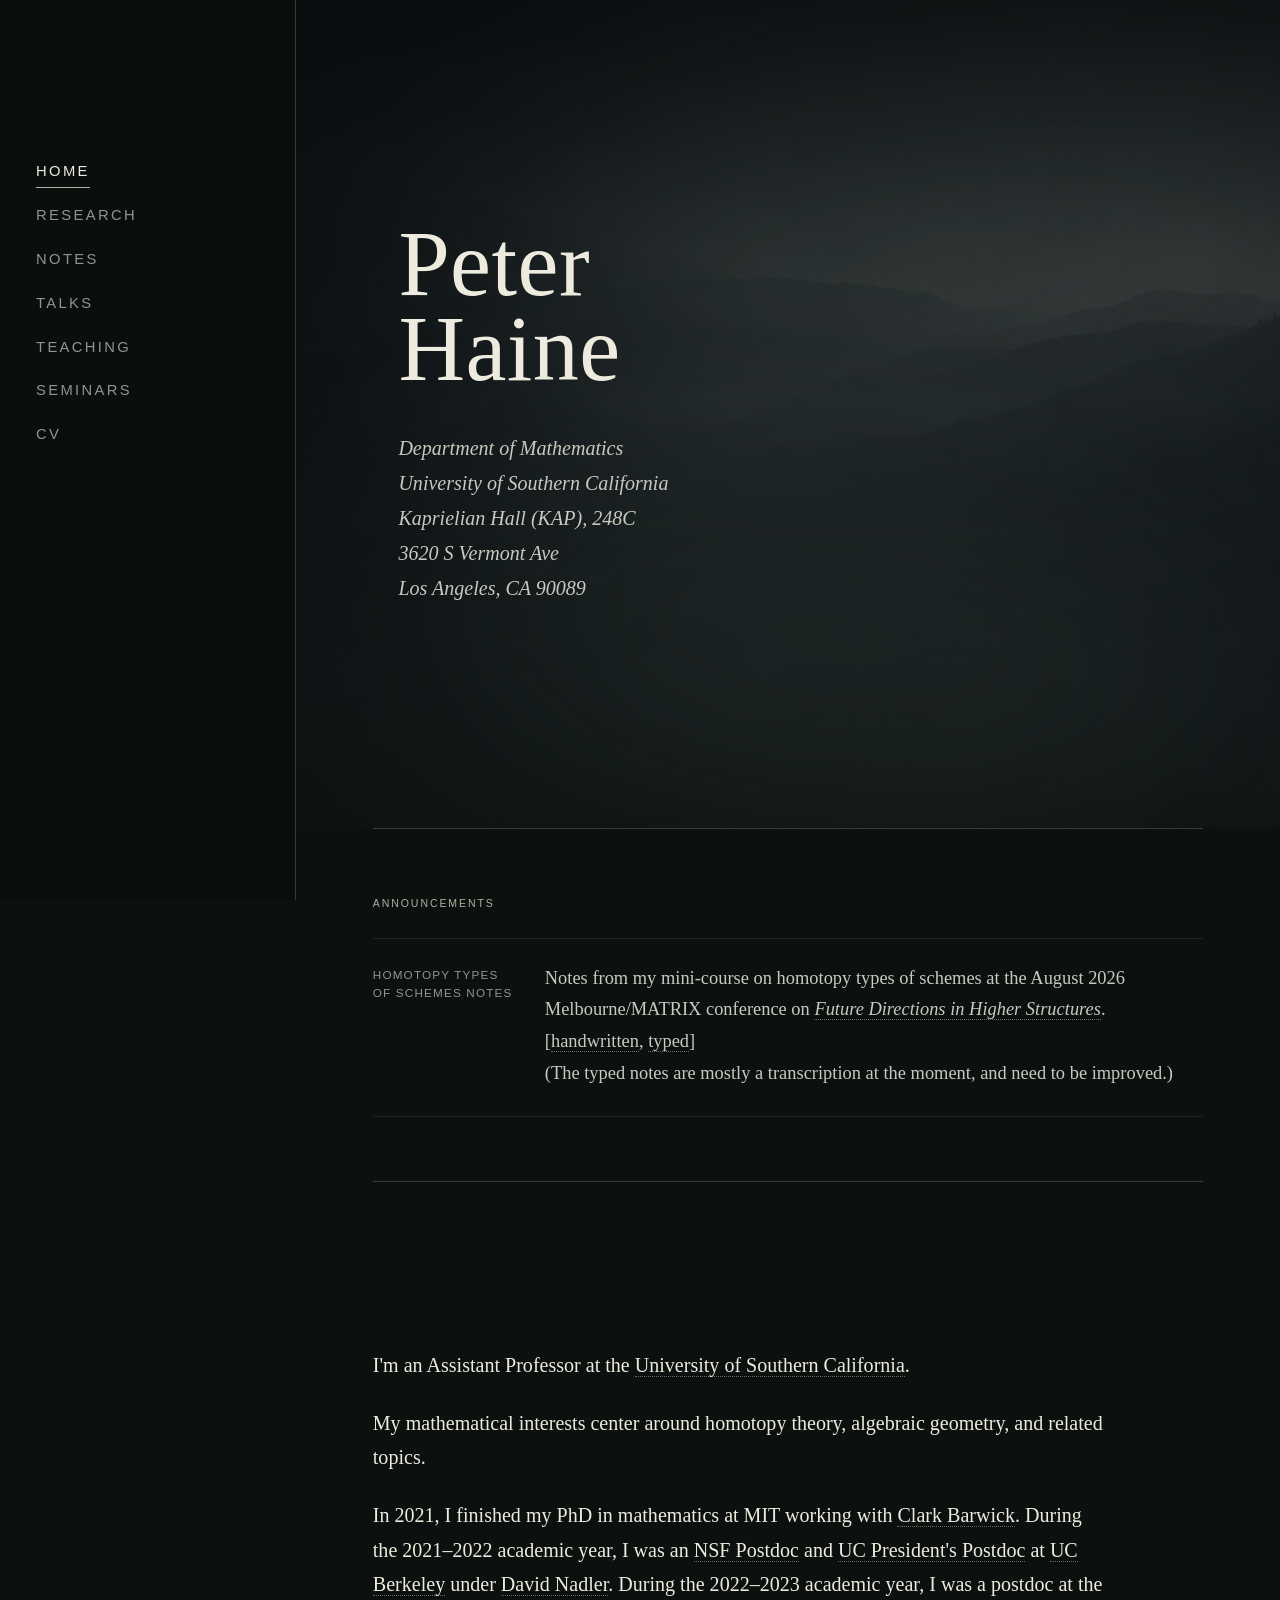
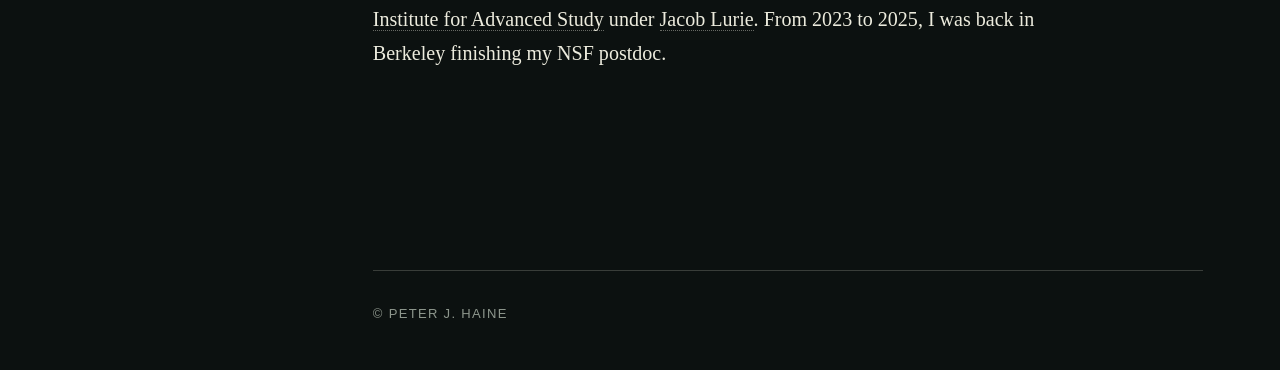
<file: index.html>
<!DOCTYPE html>

<html lang="en">
  <head>
    <meta charset="utf-8">
    <meta content="width=device-width, initial-scale=1" name="viewport">
    <meta content="Peter J. Haine" name="author">
    <meta
      content="Peter Haine, Assistant Professor of Mathematics at the University of Southern California. Research in homotopy theory, algebraic geometry, and related topics."
      name="description">
    <meta content="dark" name="color-scheme">
    <meta content="#0c1110" name="theme-color">
    <link href="assets/favicon.ico" rel="icon" sizes="any">
    <link
      href="assets/favicon-32.png"
      rel="icon"
      sizes="32x32"
      type="image/png">
    <link href="assets/apple-touch-icon.png" rel="apple-touch-icon">
    <script>
      document.documentElement.classList.add("js");
    </script>
    <title>Home — Peter Haine</title>
    <link href="assets/site.css" rel="stylesheet">
  </head>
  <body>
    <a class="skip-link" href="#main-content">Skip to main content</a>
    <div aria-hidden="true" class="atmosphere">
      <div class="mist mist-a"></div>
      <div class="mist mist-b"></div>
    </div>
    <header class="site-rail">
      <nav aria-label="Primary navigation" class="primary-nav">
        <a aria-current="page" class="active" href="index.html">Home</a>
        <a href="research.html">Research</a>
        <a href="notes.html">Notes</a>
        <a href="talks.html">Talks</a>
        <a href="teaching.html">Teaching</a>
        <a href="seminars.html">Seminars</a>
        <a
          href="https://peterjhaine.github.io/files/CV.pdf"
          rel="noopener noreferrer"
          target="_blank"
          >CV</a
        >
      </nav>
    </header>
    <main class="site-main" id="main-content" tabindex="-1">
      <section class="hero hero-fog">
        <div class="hero-copy">
          <h1>Peter<br>Haine</h1>
          <address class="hero-meta hero-address">
            Department of Mathematics<br>University of Southern California<br>Kaprielian
            Hall (KAP), 248C<br>3620 S Vermont Ave<br>Los Angeles, CA 90089
          </address>
        </div>
      </section>
      <!--
  OPTIONAL ANNOUNCEMENTS

  The section below is currently hidden.

  To show it:
    1. Remove the `hidden` attribute from <section id="announcements">.
    2. Replace the sample date, place, title, URL, and description.
    3. Duplicate <article class="announcement-item"> for additional items.

  To disable it again, restore the `hidden` attribute.
-->
      <section
        aria-labelledby="announcements-heading"
        class="home-announcements"
        id="announcements"
      >
        <h2 class="announcements-kicker" id="announcements-heading">
          Announcements
        </h2>
        <div class="announcement-list">
          <article class="announcement-item">
            <div class="announcement-meta">
              <span>Homotopy types of schemes notes</span>
              <!-- <span>Los Angeles</span> -->
            </div>
            <div class="announcement-body">
              <!-- <h3>
                <!-- Replace this span with a linked title when activating the section. -->
                <!-- <span>Example conference or workshop</span> -->
              <!-- </h3> -->
              <p>
                Notes from my mini-course on homotopy types of schemes at the August 2026 Melbourne/MATRIX conference on <a href="http://phck.net/hs2026/" target="_blank"><i>Future Directions in Higher Structures</i></a>.
              </p>
              <p>
                [<a href="files/homotopy_types_of_schemes-handwritten.pdf" target="_blank">handwritten</a>, <a href="files/homotopy_types_of_schemes-typed.pdf" target="_blank">typed</a>]
              </p>
              <p>
                (The typed notes are mostly a transcription at the moment, and need to be improved.)
              </p>
            </div>
          </article>
        </div>
      </section>
      <section class="page-section about-section" id="about">
        <div class="prose measure">
          <p>
            I'm an Assistant Professor at the
            <a
              href="https://dornsife.usc.edu/mathematics/"
              rel="noopener noreferrer"
              target="_blank"
              >University of Southern California</a
            >.
          </p>
          <p>
            My mathematical interests center around homotopy theory, algebraic
            geometry, and related topics.
          </p>
          <p>
            In 2021, I finished my PhD in mathematics at MIT working with
            <a
              href="https://webhomes.maths.ed.ac.uk/~cbarwick/"
              rel="noopener noreferrer"
              target="_blank"
              >Clark Barwick</a
            >. During the 2021–2022 academic year, I was an
            <a
              href="https://www.nsf.gov/awardsearch/showAward?AWD_ID=2102957"
              rel="noopener noreferrer"
              target="_blank"
              >NSF Postdoc</a
            >
            and
            <a
              href="https://ppfp.ucop.edu/info/fellowship-recipients/fellows-pages/haine-peter.html"
              rel="noopener noreferrer"
              target="_blank"
              >UC President's Postdoc</a
            >
            at
            <a
              href="https://math.berkeley.edu/"
              rel="noopener noreferrer"
              target="_blank"
              >UC Berkeley</a
            >
            under
            <a
              href="https://math.berkeley.edu/~nadler/"
              rel="noopener noreferrer"
              target="_blank"
              >David Nadler</a
            >. During the 2022–2023 academic year, I was a postdoc at the
            <a
              href="https://www.ias.edu/math"
              rel="noopener noreferrer"
              target="_blank"
              >Institute for Advanced Study</a
            >
            under
            <a
              href="https://www.math.ias.edu/~lurie/"
              rel="noopener noreferrer"
              target="_blank"
              >Jacob Lurie</a
            >. From 2023 to 2025, I was back in Berkeley finishing my NSF
            postdoc.
          </p>
        </div>
      </section>
      <footer class="site-footer">
        <span>© Peter J. Haine</span>
      </footer>
    </main>
    <script src="assets/site.js"></script>
  </body>
</html>
</file>
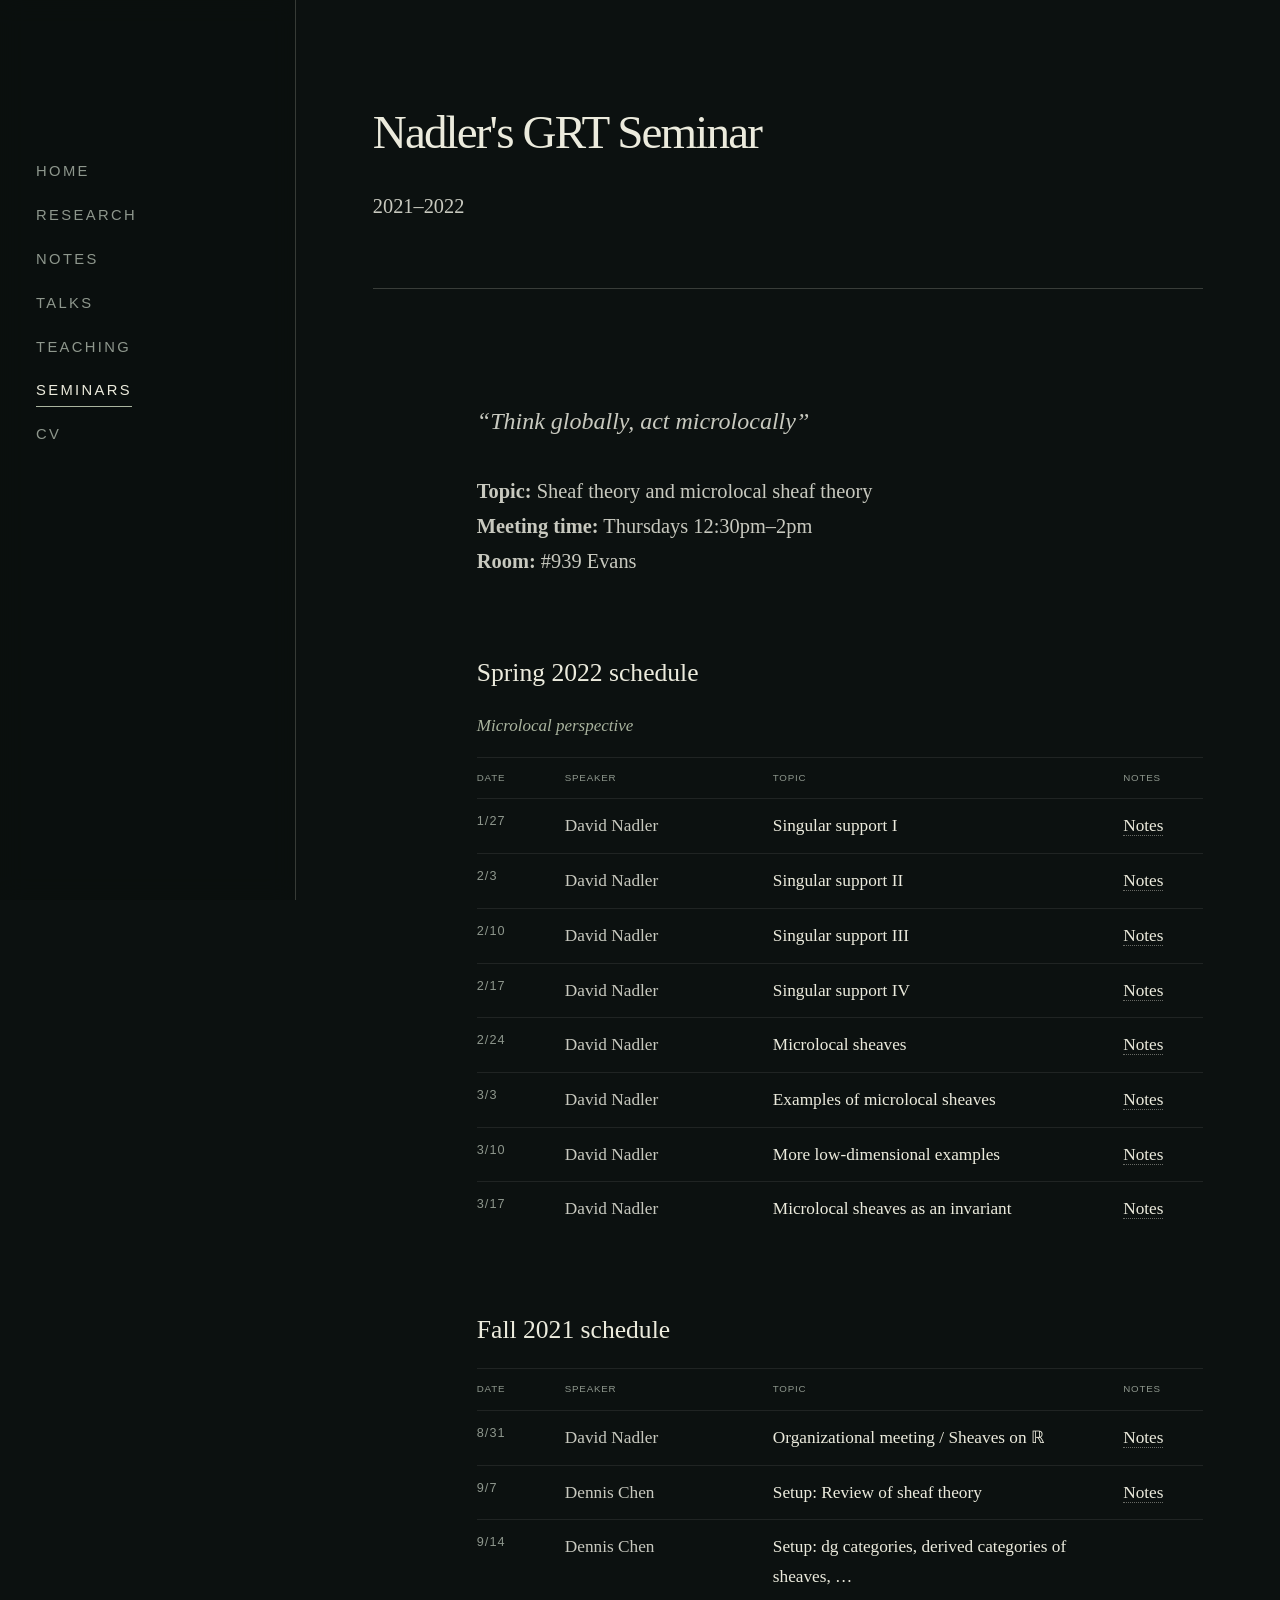
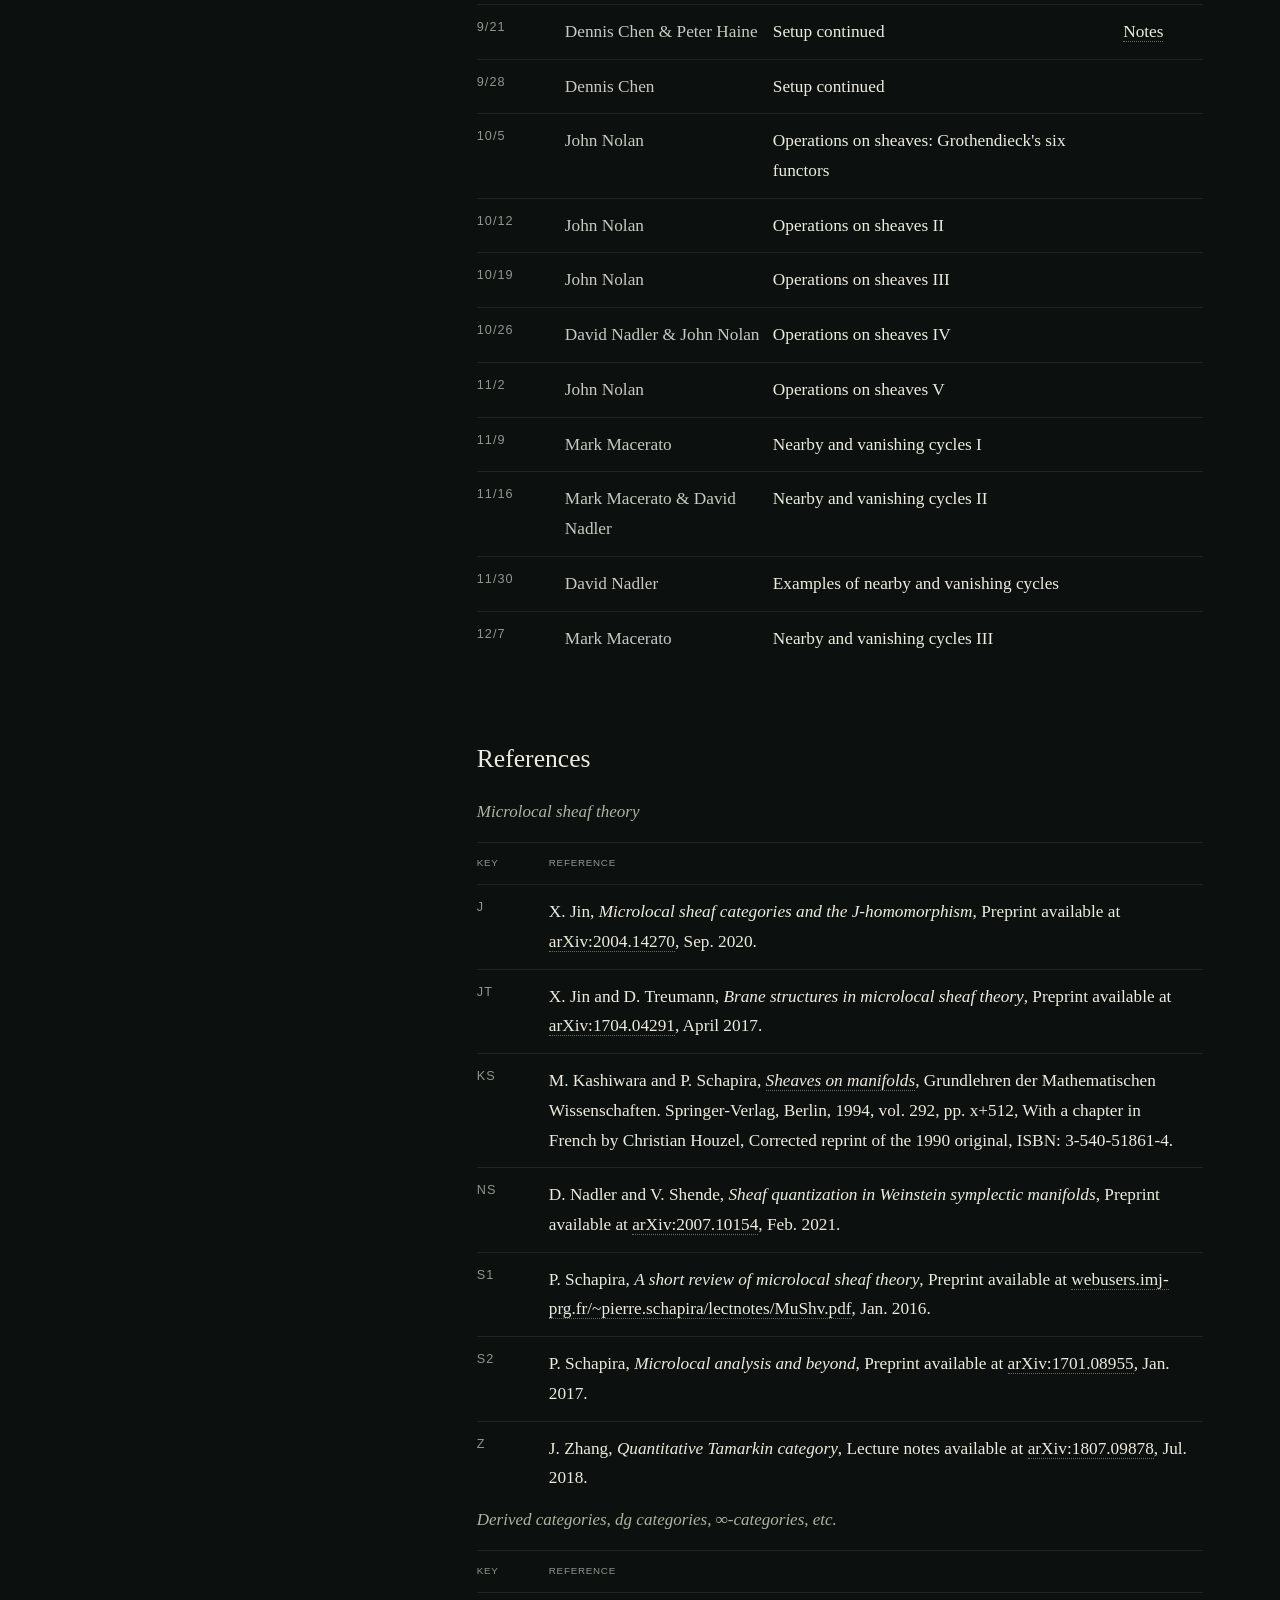
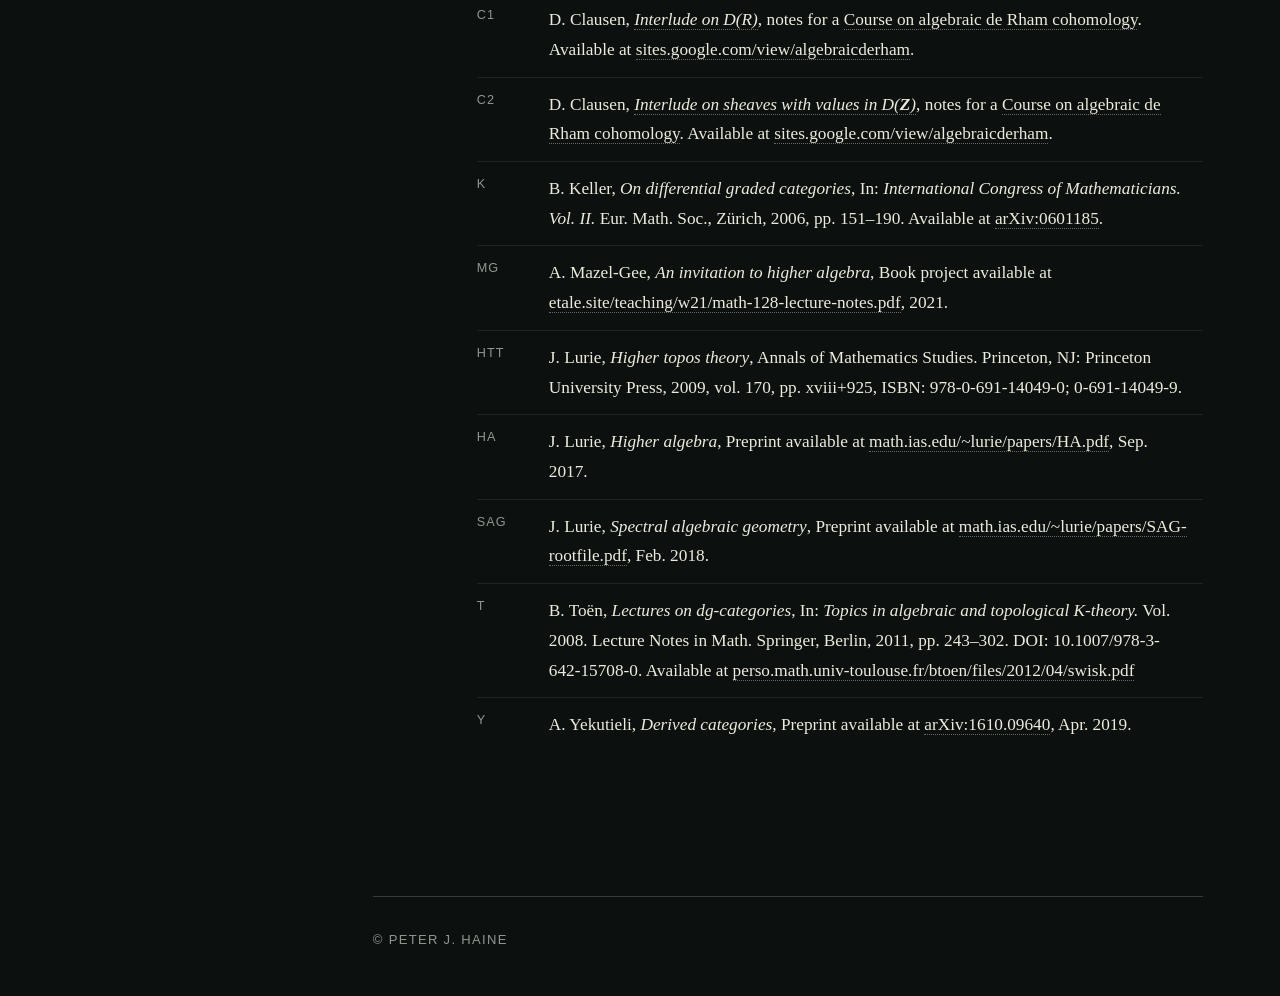
<file: nadler-grt-2021-2022.html>
<!DOCTYPE html>

<html lang="en">
  <head>
    <meta charset="utf-8">
    <meta content="width=device-width, initial-scale=1" name="viewport">
    <meta content="Peter J. Haine" name="author">
    <meta
      content="Schedule, notes, and references for David Nadler's 2021–2022 seminar on sheaf theory and microlocal sheaf theory."
      name="description">
    <meta content="dark" name="color-scheme">
    <meta content="#0c1110" name="theme-color">
    <link href="assets/favicon.ico" rel="icon" sizes="any">
    <link
      href="assets/favicon-32.png"
      rel="icon"
      sizes="32x32"
      type="image/png">
    <link href="assets/apple-touch-icon.png" rel="apple-touch-icon">
    <script>
      document.documentElement.classList.add("js");
    </script>
    <title>Nadler's GRT Seminar 2021–2022 — Peter Haine</title>
    <link href="assets/site.css" rel="stylesheet">
  </head>
  <body>
    <a class="skip-link" href="#main-content">Skip to main content</a>
    <div aria-hidden="true" class="atmosphere">
      <div class="mist mist-a"></div>
      <div class="mist mist-b"></div>
    </div>
    <header class="site-rail">
      <nav aria-label="Primary navigation" class="primary-nav">
        <a href="index.html">Home</a>
        <a href="research.html">Research</a>
        <a href="notes.html">Notes</a>
        <a href="talks.html">Talks</a>
        <a href="teaching.html">Teaching</a>
        <a aria-current="page" class="active" href="seminars.html">Seminars</a>
        <a
          href="https://peterjhaine.github.io/files/CV.pdf"
          rel="noopener noreferrer"
          target="_blank"
          >CV</a
        >
      </nav>
    </header>
    <main class="site-main" id="main-content" tabindex="-1">
      <header class="page-header">
        <h1>Nadler's GRT Seminar</h1>
        <p class="page-intro">2021–2022</p>
      </header>
      <section class="archive-section grt">
        <p class="seminar-quote">“Think globally, act microlocally”</p>
        <div class="seminar-meta">
          <p>
            <b>Topic:</b> Sheaf theory and microlocal sheaf theory<br>
            <b>Meeting time:</b> Thursdays 12:30pm–2pm<br>
            <b>Room:</b> #939 Evans
          </p>
        </div>
        <h2>Spring 2022 schedule</h2>
        <p class="subhead">Microlocal perspective</p>
        <div class="table-wrap">
          <table class="schedule-table">
            <caption class="visually-hidden">
              Spring 2022 seminar schedule
            </caption>
            <thead>
              <tr>
                <th scope="col">Date</th>
                <th scope="col">Speaker</th>
                <th scope="col">Topic</th>
                <th scope="col">Notes</th>
              </tr>
            </thead>
            <tbody>
              <tr>
                <th scope="row">1/27</th>
                <td>David Nadler</td>
                <td>Singular support I</td>
                <td>
                  <a
                    href="https://peterjhaine.github.io/files/GRT-2021-2022/01-27-2022-Nadler-Singular_support.pdf"
                    rel="noopener noreferrer"
                    target="_blank"
                    >Notes</a
                  >
                </td>
              </tr>
              <tr>
                <th scope="row">2/3</th>
                <td>David Nadler</td>
                <td>Singular support II</td>
                <td>
                  <a
                    href="https://peterjhaine.github.io/files/GRT-2021-2022/02-03-2022-Nadler-Singular_support2.pdf"
                    rel="noopener noreferrer"
                    target="_blank"
                    >Notes</a
                  >
                </td>
              </tr>
              <tr>
                <th scope="row">2/10</th>
                <td>David Nadler</td>
                <td>Singular support III</td>
                <td>
                  <a
                    href="https://peterjhaine.github.io/files/GRT-2021-2022/02-10-2022-Nadler-Singular_support3.pdf"
                    rel="noopener noreferrer"
                    target="_blank"
                    >Notes</a
                  >
                </td>
              </tr>
              <tr>
                <th scope="row">2/17</th>
                <td>David Nadler</td>
                <td>Singular support IV</td>
                <td>
                  <a
                    href="https://peterjhaine.github.io/files/GRT-2021-2022/02-17-2022-Nadler-Singular_support4.pdf"
                    rel="noopener noreferrer"
                    target="_blank"
                    >Notes</a
                  >
                </td>
              </tr>
              <tr>
                <th scope="row">2/24</th>
                <td>David Nadler</td>
                <td>Microlocal sheaves</td>
                <td>
                  <a
                    href="https://peterjhaine.github.io/files/GRT-2021-2022/02-24-2022-Nadler-Microlocal_sheaves.pdf"
                    rel="noopener noreferrer"
                    target="_blank"
                    >Notes</a
                  >
                </td>
              </tr>
              <tr>
                <th scope="row">3/3</th>
                <td>David Nadler</td>
                <td>Examples of microlocal sheaves</td>
                <td>
                  <a
                    href="https://peterjhaine.github.io/files/GRT-2021-2022/03-03-2022-Nadler-Examples_of_microlocal_sheaves.pdf"
                    rel="noopener noreferrer"
                    target="_blank"
                    >Notes</a
                  >
                </td>
              </tr>
              <tr>
                <th scope="row">3/10</th>
                <td>David Nadler</td>
                <td>More low-dimensional examples</td>
                <td>
                  <a
                    href="https://peterjhaine.github.io/files/GRT-2021-2022/03-03-2022-Nadler-More_low_dimensional_examples.pdf"
                    rel="noopener noreferrer"
                    target="_blank"
                    >Notes</a
                  >
                </td>
              </tr>
              <tr>
                <th scope="row">3/17</th>
                <td>David Nadler</td>
                <td>Microlocal sheaves as an invariant</td>
                <td>
                  <a
                    href="https://peterjhaine.github.io/files/GRT-2021-2022/03-17-2022-Nadler-Microlocal_sheaves_as_an_invariant.pdf"
                    rel="noopener noreferrer"
                    target="_blank"
                    >Notes</a
                  >
                </td>
              </tr>
            </tbody>
          </table>
        </div>
        <h2>Fall 2021 schedule</h2>
        <div class="table-wrap">
          <table class="schedule-table">
            <caption class="visually-hidden">
              Fall 2021 seminar schedule
            </caption>
            <thead>
              <tr>
                <th scope="col">Date</th>
                <th scope="col">Speaker</th>
                <th scope="col">Topic</th>
                <th scope="col">Notes</th>
              </tr>
            </thead>
            <tbody>
              <tr>
                <th scope="row">8/31</th>
                <td>David Nadler</td>
                <td>Organizational meeting / Sheaves on ℝ</td>
                <td>
                  <a
                    href="https://peterjhaine.github.io/files/GRT-2021-2022/talk1_Nadler.pdf"
                    rel="noopener noreferrer"
                    target="_blank"
                    >Notes</a
                  >
                </td>
              </tr>
              <tr>
                <th scope="row">9/7</th>
                <td>Dennis Chen</td>
                <td>Setup: Review of sheaf theory</td>
                <td>
                  <a
                    href="https://peterjhaine.github.io/files/GRT-2021-2022/talk2_Chen.pdf"
                    rel="noopener noreferrer"
                    target="_blank"
                    >Notes</a
                  >
                </td>
              </tr>
              <tr>
                <th scope="row">9/14</th>
                <td>Dennis Chen</td>
                <td>Setup: dg categories, derived categories of sheaves, …</td>
                <td></td>
              </tr>
              <tr>
                <th scope="row">9/21</th>
                <td>Dennis Chen &amp; Peter Haine</td>
                <td>Setup continued</td>
                <td>
                  <a
                    href="https://peterjhaine.github.io/files/GRT-2021-2022/talk4_Haine.pdf"
                    rel="noopener noreferrer"
                    target="_blank"
                    >Notes</a
                  >
                </td>
              </tr>
              <tr>
                <th scope="row">9/28</th>
                <td>Dennis Chen</td>
                <td>Setup continued</td>
                <td></td>
              </tr>
              <tr>
                <th scope="row">10/5</th>
                <td>John Nolan</td>
                <td>Operations on sheaves: Grothendieck's six functors</td>
                <td></td>
              </tr>
              <tr>
                <th scope="row">10/12</th>
                <td>John Nolan</td>
                <td>Operations on sheaves II</td>
                <td></td>
              </tr>
              <tr>
                <th scope="row">10/19</th>
                <td>John Nolan</td>
                <td>Operations on sheaves III</td>
                <td></td>
              </tr>
              <tr>
                <th scope="row">10/26</th>
                <td>David Nadler &amp; John Nolan</td>
                <td>Operations on sheaves IV</td>
                <td></td>
              </tr>
              <tr>
                <th scope="row">11/2</th>
                <td>John Nolan</td>
                <td>Operations on sheaves V</td>
                <td></td>
              </tr>
              <tr>
                <th scope="row">11/9</th>
                <td>Mark Macerato</td>
                <td>Nearby and vanishing cycles I</td>
                <td></td>
              </tr>
              <tr>
                <th scope="row">11/16</th>
                <td>Mark Macerato &amp; David Nadler</td>
                <td>Nearby and vanishing cycles II</td>
                <td></td>
              </tr>
              <tr>
                <th scope="row">11/30</th>
                <td>David Nadler</td>
                <td>Examples of nearby and vanishing cycles</td>
                <td></td>
              </tr>
              <tr>
                <th scope="row">12/7</th>
                <td>Mark Macerato</td>
                <td>Nearby and vanishing cycles III</td>
                <td></td>
              </tr>
            </tbody>
          </table>
        </div>
        <h2>References</h2>
        <p class="subhead">Microlocal sheaf theory</p>
        <div class="table-wrap">
          <table class="reference-table">
            <caption class="visually-hidden">
              Microlocal sheaf theory references
            </caption>
            <thead>
              <tr>
                <th scope="col">Key</th>
                <th scope="col">Reference</th>
              </tr>
            </thead>
            <tbody>
              <tr>
                <th scope="row">J</th>
                <td>
                  X. Jin,
                  <i>Microlocal sheaf categories and the J-homomorphism</i>,
                  Preprint available at
                  <a
                    href="https://arxiv.org/abs/2004.14270"
                    rel="noopener noreferrer"
                    target="_blank"
                    >arXiv:2004.14270</a
                  >, Sep. 2020.
                </td>
              </tr>
              <tr>
                <th scope="row">JT</th>
                <td>
                  X. Jin and D. Treumann,
                  <i>Brane structures in microlocal sheaf theory</i>, Preprint
                  available at
                  <a
                    href="https://arxiv.org/abs/1704.04291"
                    rel="noopener noreferrer"
                    target="_blank"
                    >arXiv:1704.04291</a
                  >, April 2017.
                </td>
              </tr>
              <tr>
                <th scope="row">KS</th>
                <td>
                  M. Kashiwara and P. Schapira,
                  <a
                    href="https://link.springer.com/book/10.1007/978-3-662-02661-8"
                    rel="noopener noreferrer"
                    target="_blank"
                    ><i>Sheaves on manifolds</i></a
                  >, Grundlehren der Mathematischen Wissenschaften.
                  Springer-Verlag, Berlin, 1994, vol. 292, pp. x+512, With a
                  chapter in French by Christian Houzel, Corrected reprint of
                  the 1990 original, ISBN: 3-540-51861-4.
                </td>
              </tr>
              <tr>
                <th scope="row">NS</th>
                <td>
                  D. Nadler and V. Shende,
                  <i>Sheaf quantization in Weinstein symplectic manifolds</i>,
                  Preprint available at
                  <a
                    href="https://arxiv.org/abs/2007.10154"
                    rel="noopener noreferrer"
                    target="_blank"
                    >arXiv:2007.10154</a
                  >, Feb. 2021.
                </td>
              </tr>
              <tr>
                <th scope="row">S1</th>
                <td>
                  P. Schapira, <i>A short review of microlocal sheaf theory</i>,
                  Preprint available at
                  <a
                    href="https://webusers.imj-prg.fr/~pierre.schapira/lectnotes/MuShv.pdf"
                    rel="noopener noreferrer"
                    target="_blank"
                    >webusers.imj-prg.fr/~pierre.schapira/lectnotes/MuShv.pdf</a
                  >, Jan. 2016.
                </td>
              </tr>
              <tr>
                <th scope="row">S2</th>
                <td>
                  P. Schapira, <i>Microlocal analysis and beyond</i>, Preprint
                  available at
                  <a
                    href="https://arxiv.org/abs/1701.08955"
                    rel="noopener noreferrer"
                    target="_blank"
                    >arXiv:1701.08955</a
                  >, Jan. 2017.
                </td>
              </tr>
              <tr>
                <th scope="row">Z</th>
                <td>
                  J. Zhang, <i>Quantitative Tamarkin category</i>, Lecture notes
                  available at
                  <a
                    href="https://arxiv.org/abs/1807.09878"
                    rel="noopener noreferrer"
                    target="_blank"
                    >arXiv:1807.09878</a
                  >, Jul. 2018.
                </td>
              </tr>
            </tbody>
          </table>
        </div>
        <p class="subhead">
          Derived categories, dg categories, ∞-categories, etc.
        </p>
        <div class="table-wrap">
          <table class="reference-table">
            <caption class="visually-hidden">
              Derived categories, dg categories, and higher categories
              references
            </caption>
            <thead>
              <tr>
                <th scope="col">Key</th>
                <th scope="col">Reference</th>
              </tr>
            </thead>
            <tbody>
              <tr>
                <th scope="row">C1</th>
                <td>
                  D. Clausen,
                  <a
                    href="https://peterjhaine.github.io/files/GRT-2021-2022/Interlude_on_D(R).pdf"
                    rel="noopener noreferrer"
                    target="_blank"
                    ><i>Interlude on D(R)</i></a
                  >, notes for a
                  <a
                    href="https://sites.google.com/view/algebraicderham/home"
                    rel="noopener noreferrer"
                    target="_blank"
                    >Course on algebraic de Rham cohomology</a
                  >. Available at
                  <a
                    href="https://sites.google.com/view/algebraicderham/home"
                    rel="noopener noreferrer"
                    target="_blank"
                    >sites.google.com/view/algebraicderham</a
                  >.
                </td>
              </tr>
              <tr>
                <th scope="row">C2</th>
                <td>
                  D. Clausen,
                  <a
                    href="https://peterjhaine.github.io/files/GRT-2021-2022/Interlude_on_sheaves.pdf"
                    rel="noopener noreferrer"
                    target="_blank"
                    ><i>Interlude on sheaves with values in D(<b>Z</b>)</i></a
                  >, notes for a
                  <a
                    href="https://sites.google.com/view/algebraicderham/home"
                    rel="noopener noreferrer"
                    target="_blank"
                    >Course on algebraic de Rham cohomology</a
                  >. Available at
                  <a
                    href="https://sites.google.com/view/algebraicderham/home"
                    rel="noopener noreferrer"
                    target="_blank"
                    >sites.google.com/view/algebraicderham</a
                  >.
                </td>
              </tr>
              <tr>
                <th scope="row">K</th>
                <td>
                  B. Keller, <i>On differential graded categories</i>, In:
                  <i>International Congress of Mathematicians. Vol. II.</i> Eur.
                  Math. Soc., Zürich, 2006, pp. 151–190. Available at
                  <a
                    href="https://arxiv.org/abs/0601185"
                    rel="noopener noreferrer"
                    target="_blank"
                    >arXiv:0601185</a
                  >.
                </td>
              </tr>
              <tr>
                <th scope="row">MG</th>
                <td>
                  A. Mazel-Gee, <i>An invitation to higher algebra</i>, Book
                  project available at
                  <a
                    href="https://etale.site/teaching/w21/math-128-lecture-notes.pdf"
                    rel="noopener noreferrer"
                    target="_blank"
                    >etale.site/teaching/w21/math-128-lecture-notes.pdf</a
                  >, 2021.
                </td>
              </tr>
              <tr>
                <th scope="row">HTT</th>
                <td>
                  J. Lurie, <i>Higher topos theory</i>, Annals of Mathematics
                  Studies. Princeton, NJ: Princeton University Press, 2009, vol.
                  170, pp. xviii+925, ISBN: 978-0-691-14049-0; 0-691-14049-9.
                </td>
              </tr>
              <tr>
                <th scope="row">HA</th>
                <td>
                  J. Lurie, <i>Higher algebra</i>, Preprint available at
                  <a
                    href="https://math.ias.edu/~lurie/papers/HA.pdf"
                    rel="noopener noreferrer"
                    target="_blank"
                    >math.ias.edu/~lurie/papers/HA.pdf</a
                  >, Sep. 2017.
                </td>
              </tr>
              <tr>
                <th scope="row">SAG</th>
                <td>
                  J. Lurie, <i>Spectral algebraic geometry</i>, Preprint
                  available at
                  <a
                    href="https://math.ias.edu/~lurie/papers/SAG-rootfile.pdf"
                    rel="noopener noreferrer"
                    target="_blank"
                    >math.ias.edu/~lurie/papers/SAG-rootfile.pdf</a
                  >, Feb. 2018.
                </td>
              </tr>
              <tr>
                <th scope="row">T</th>
                <td>
                  B. Toën, <i>Lectures on dg-categories</i>, In:
                  <i>Topics in algebraic and topological K-theory.</i> Vol.
                  2008. Lecture Notes in Math. Springer, Berlin, 2011, pp.
                  243–302. DOI: 10.1007/978-3-642-15708-0. Available at
                  <a
                    href="https://perso.math.univ-toulouse.fr/btoen/files/2012/04/swisk.pdf"
                    rel="noopener noreferrer"
                    target="_blank"
                    >perso.math.univ-toulouse.fr/btoen/files/2012/04/swisk.pdf</a
                  >
                </td>
              </tr>
              <tr>
                <th scope="row">Y</th>
                <td>
                  A. Yekutieli, <i>Derived categories</i>, Preprint available at
                  <a
                    href="https://arxiv.org/abs/1610.09640"
                    rel="noopener noreferrer"
                    target="_blank"
                    >arXiv:1610.09640</a
                  >, Apr. 2019.
                </td>
              </tr>
            </tbody>
          </table>
        </div>
      </section>
      <footer class="site-footer">
        <span>© Peter J. Haine</span>
      </footer>
    </main>
    <script src="assets/site.js"></script>
  </body>
</html>
</file>
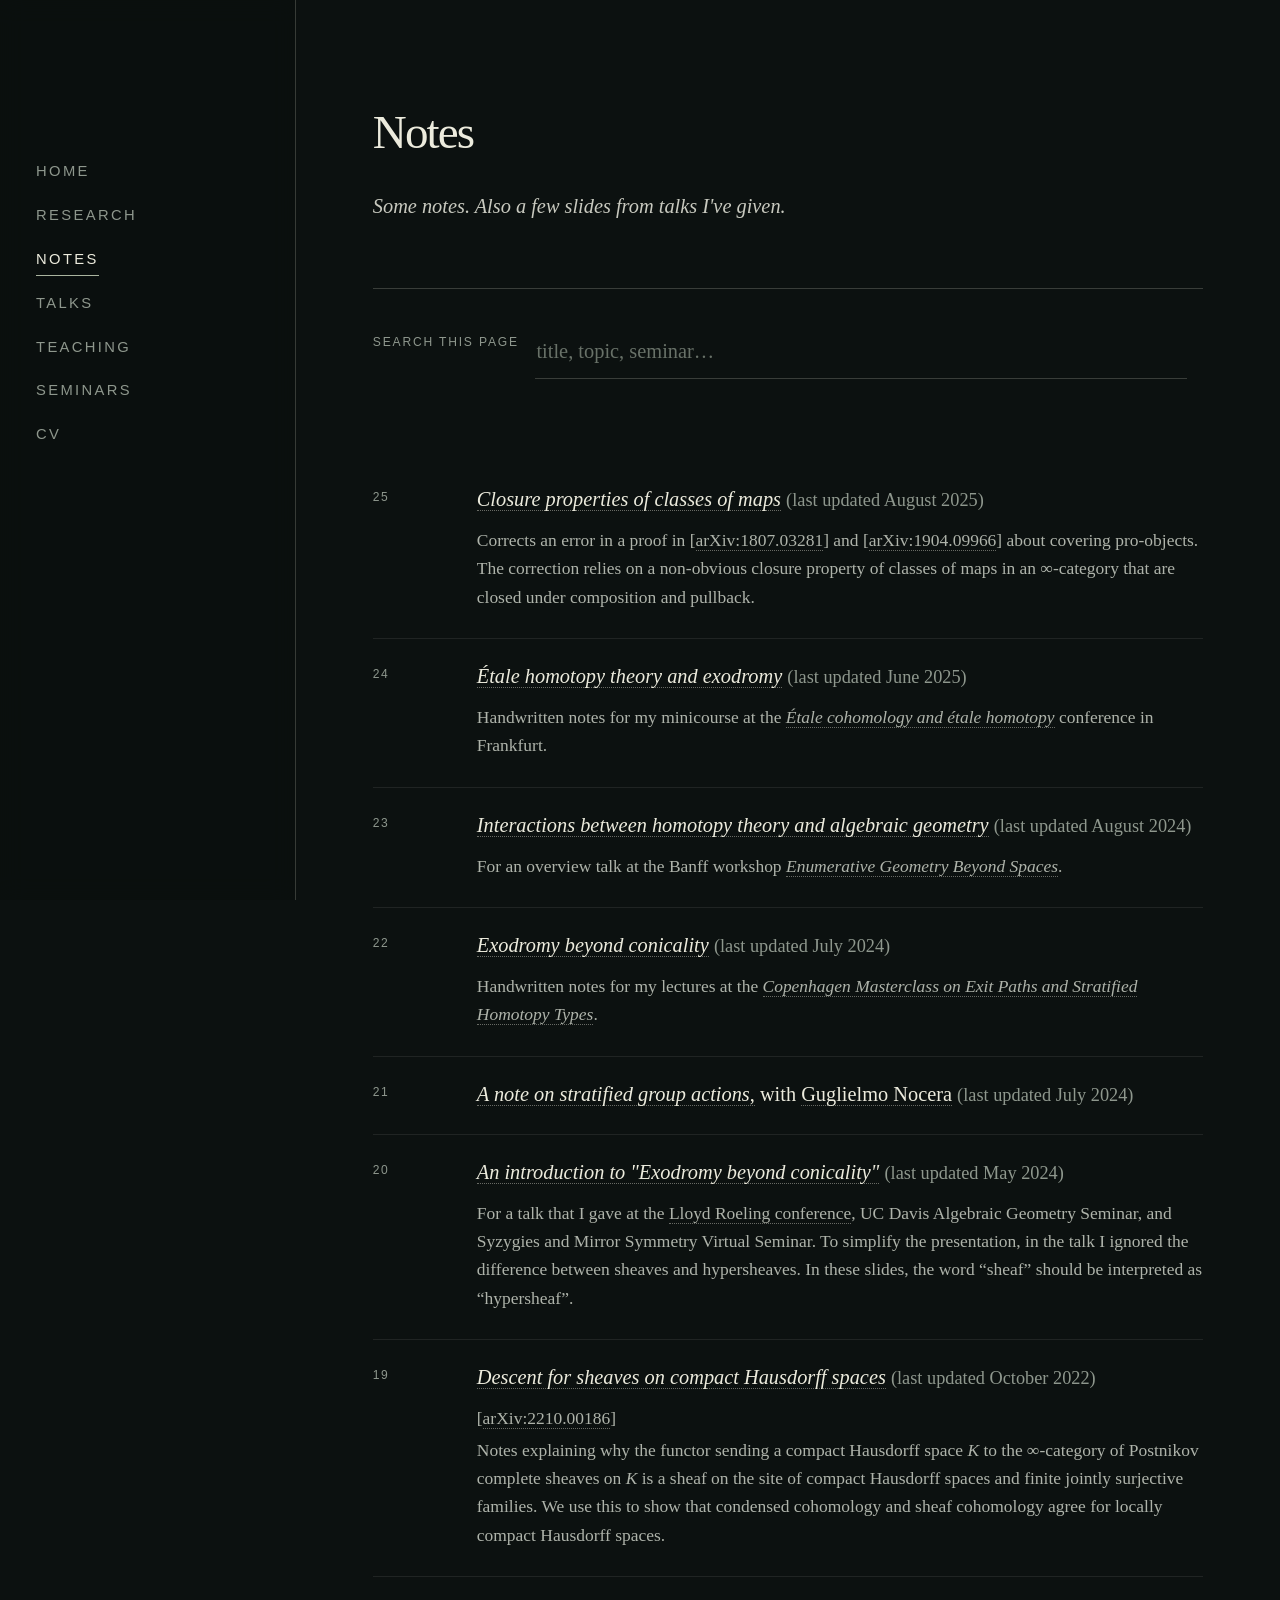
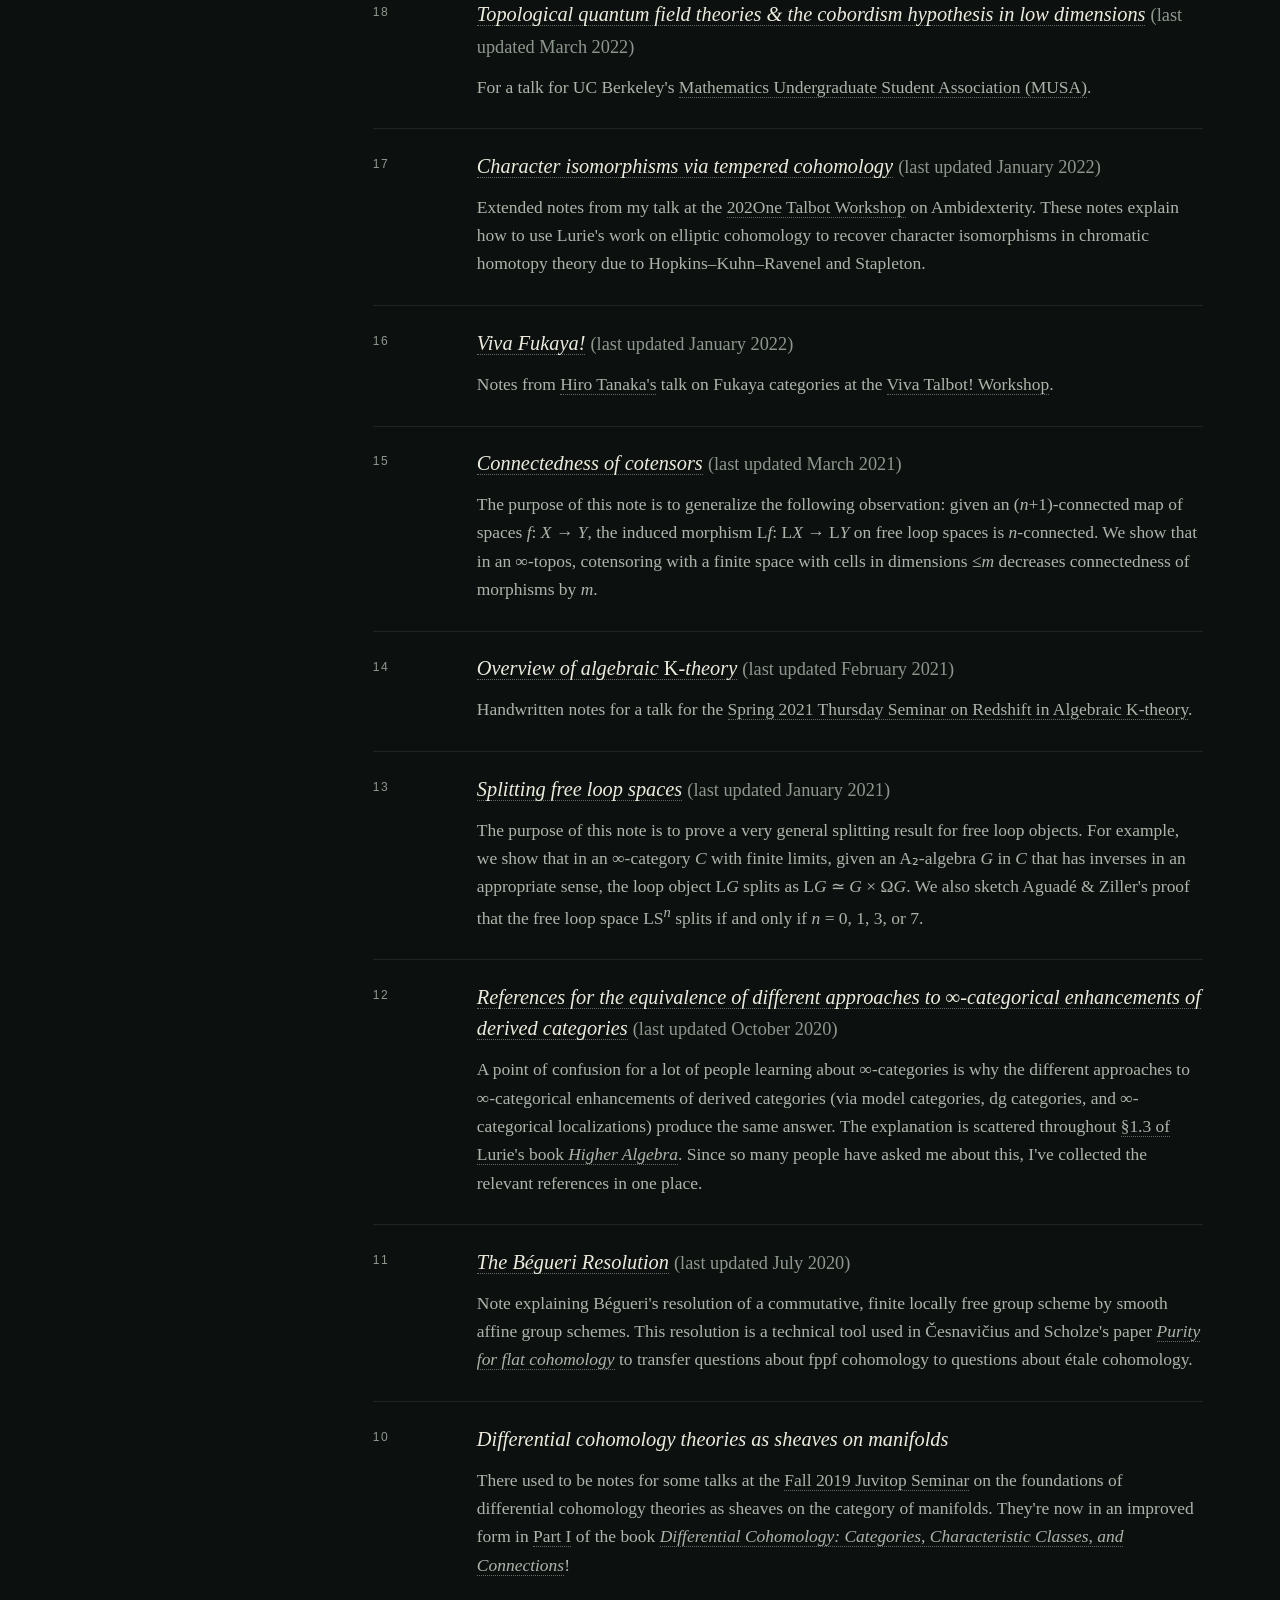
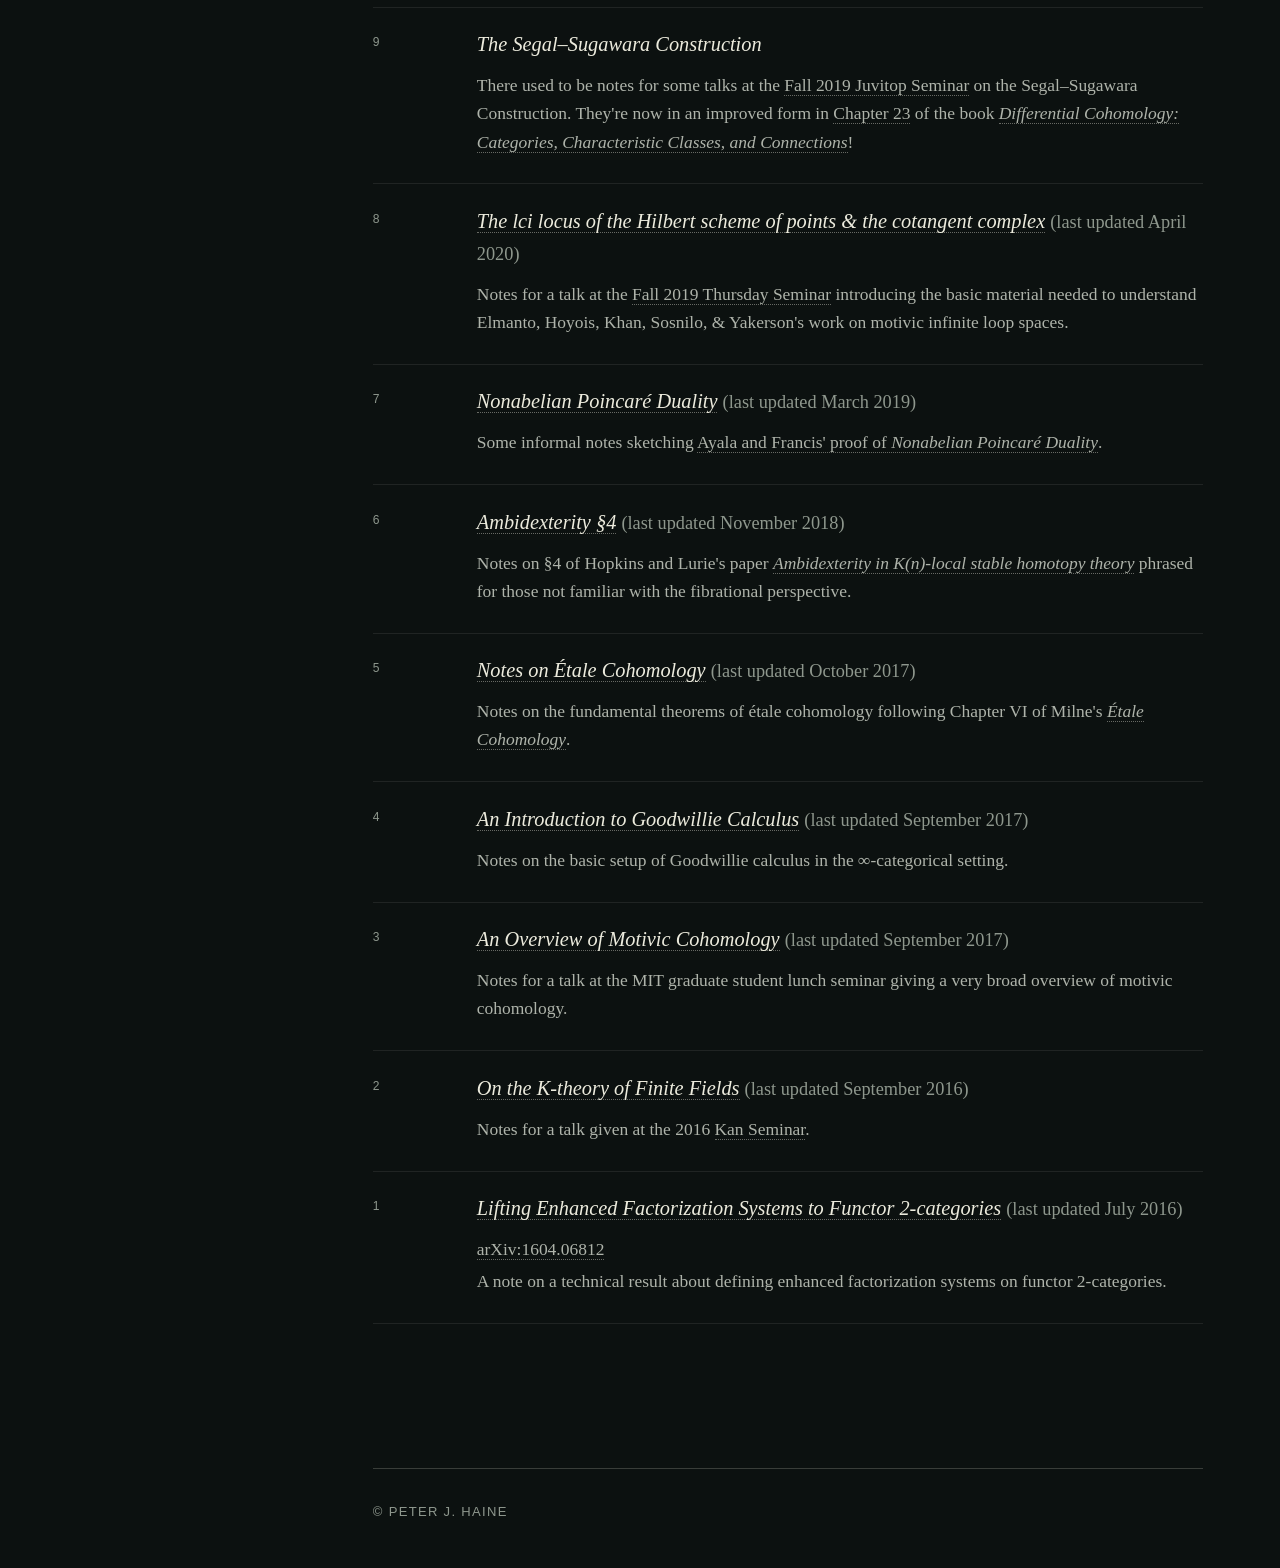
<file: notes.html>
<!DOCTYPE html>

<html lang="en">
  <head>
    <meta charset="utf-8">
    <meta content="width=device-width, initial-scale=1" name="viewport">
    <meta content="Peter J. Haine" name="author">
    <meta
      content="Notes and slides by Peter Haine on homotopy theory, algebraic geometry, and related topics."
      name="description">
    <meta content="dark" name="color-scheme">
    <meta content="#0c1110" name="theme-color">
    <link href="assets/favicon.ico" rel="icon" sizes="any">
    <link
      href="assets/favicon-32.png"
      rel="icon"
      sizes="32x32"
      type="image/png">
    <link href="assets/apple-touch-icon.png" rel="apple-touch-icon">
    <script>
      document.documentElement.classList.add("js");
    </script>
    <title>Notes — Peter Haine</title>
    <link href="assets/site.css" rel="stylesheet">
  </head>
  <body>
    <a class="skip-link" href="#main-content">Skip to main content</a>
    <div aria-hidden="true" class="atmosphere">
      <div class="mist mist-a"></div>
      <div class="mist mist-b"></div>
    </div>
    <header class="site-rail">
      <nav aria-label="Primary navigation" class="primary-nav">
        <a href="index.html">Home</a>
        <a href="research.html">Research</a>
        <a aria-current="page" class="active" href="notes.html">Notes</a>
        <a href="talks.html">Talks</a>
        <a href="teaching.html">Teaching</a>
        <a href="seminars.html">Seminars</a>
        <a
          href="https://peterjhaine.github.io/files/CV.pdf"
          rel="noopener noreferrer"
          target="_blank"
          >CV</a
        >
      </nav>
    </header>
    <main class="site-main" id="main-content" tabindex="-1">
      <header class="page-header">
        <h1>Notes</h1>
        <p class="page-intro">
          <em>Some notes. Also a few slides from talks I've given.</em>
        </p>
      </header>
      <div class="archive-tools">
        <label for="archive-search">Search this page</label>
        <input
          autocomplete="off"
          id="archive-search"
          placeholder="title, topic, seminar…"
          type="search">
      </div>
      <section class="archive-section simple-list" id="notes">
        <div class="record-list record-list-no-top-rule">
          <article class="record searchable">
            <div class="record-number">25</div>
            <div class="record-body">
              <div class="record-title">
                <a
                  href="https://peterjhaine.github.io/files/closure_properties_of_classes_of_maps.pdf"
                  rel="noopener noreferrer"
                  target="_blank"
                  ><i>Closure properties of classes of maps</i></a
                >
                <span class="date">(last updated August 2025)</span>
              </div>
              <div class="record-detail">
                <p>
                  Corrects an error in a proof in [<a
                    href="https://arxiv.org/abs/1807.03281"
                    rel="noopener noreferrer"
                    target="_blank"
                    >arXiv:1807.03281</a
                  >] and [<a
                    href="https://arxiv.org/abs/1904.09966"
                    rel="noopener noreferrer"
                    target="_blank"
                    >arXiv:1904.09966</a
                  >] about covering pro-objects. The correction relies on a
                  non-obvious closure property of classes of maps in an
                  ∞-category that are closed under composition and pullback.
                </p>
              </div>
            </div>
          </article>
          <article class="record searchable">
            <div class="record-number">24</div>
            <div class="record-body">
              <div class="record-title">
                <a
                  href="https://peterjhaine.github.io/files/etale_homotopy_and_exodromy.pdf"
                  rel="noopener noreferrer"
                  target="_blank"
                  ><i>Étale homotopy theory and exodromy</i></a
                >
                <span class="date">(last updated June 2025)</span>
              </div>
              <div class="record-detail">
                <p>
                  Handwritten notes for my minicourse at the
                  <a
                    href="https://sites.google.com/view/etale-cohomology-homotopy-conf"
                    rel="noopener noreferrer"
                    target="_blank"
                    ><i>Étale cohomology and étale homotopy</i></a
                  >
                  conference in Frankfurt.
                </p>
              </div>
            </div>
          </article>
          <article class="record searchable">
            <div class="record-number">23</div>
            <div class="record-body">
              <div class="record-title">
                <a
                  href="https://peterjhaine.github.io/files/Banff-interactions_between_homotopy_theory_and_algebraic_geometry.pdf"
                  rel="noopener noreferrer"
                  target="_blank"
                  ><i
                    >Interactions between homotopy theory and algebraic
                    geometry</i
                  ></a
                >
                <span class="date">(last updated August 2024)</span>
              </div>
              <div class="record-detail">
                <p>
                  For an overview talk at the Banff workshop
                  <a
                    href="https://www.birs.ca/events/2024/5-day-workshops/24w5258"
                    rel="noopener noreferrer"
                    target="_blank"
                    ><i>Enumerative Geometry Beyond Spaces</i></a
                  >.
                </p>
              </div>
            </div>
          </article>
          <article class="record searchable">
            <div class="record-number">22</div>
            <div class="record-body">
              <div class="record-title">
                <a
                  href="https://peterjhaine.github.io/files/Copenhagen_Masterclass-Exodromy_beyond_conicalty.pdf"
                  rel="noopener noreferrer"
                  target="_blank"
                  ><i>Exodromy beyond conicality</i></a
                >
                <span class="date">(last updated July 2024)</span>
              </div>
              <div class="record-detail">
                <p>
                  Handwritten notes for my lectures at the
                  <a
                    href="https://www.math.ku.dk/english/calendar/events/stratified-homotopy-types/"
                    rel="noopener noreferrer"
                    target="_blank"
                    ><i
                      >Copenhagen Masterclass on Exit Paths and Stratified
                      Homotopy Types</i
                    ></a
                  >.
                </p>
              </div>
            </div>
          </article>
          <article class="record searchable">
            <div class="record-number">21</div>
            <div class="record-body">
              <div class="record-title">
                <a
                  href="https://www.ihes.fr/~nocera/Stratified%20group%20actions.pdf"
                  rel="noopener noreferrer"
                  target="_blank"
                  ><i>A note on stratified group actions</i>,</a
                >
                with
                <a
                  href="https://www.ihes.fr/~nocera/"
                  rel="noopener noreferrer"
                  target="_blank"
                  >Guglielmo Nocera</a
                >
                <span class="date">(last updated July 2024)</span>
              </div>
            </div>
          </article>
          <article class="record searchable">
            <div class="record-number">20</div>
            <div class="record-body">
              <div class="record-title">
                <a
                  href="https://peterjhaine.github.io/files/introduction_to_exodromy_beyond_conicality.pdf"
                  rel="noopener noreferrer"
                  target="_blank"
                  ><i>An introduction to "Exodromy beyond conicality"</i></a
                >
                <span class="date">(last updated May 2024)</span>
              </div>
              <div class="record-detail">
                <p>
                  For a talk that I gave at the
                  <a
                    href="https://userweb.ucs.louisiana.edu/~c00424469/lr2024/"
                    rel="noopener noreferrer"
                    target="_blank"
                    >Lloyd Roeling conference</a
                  >, UC Davis Algebraic Geometry Seminar, and Syzygies and
                  Mirror Symmetry Virtual Seminar. To simplify the presentation,
                  in the talk I ignored the difference between sheaves and
                  hypersheaves. In these slides, the word <q>sheaf</q> should be
                  interpreted as <q>hypersheaf</q>.
                </p>
              </div>
            </div>
          </article>
          <article class="record searchable">
            <div class="record-number">19</div>
            <div class="record-body">
              <div class="record-title">
                <a
                  href="https://peterjhaine.github.io/files/descent_for_sheaves_on_compacta.pdf"
                  rel="noopener noreferrer"
                  target="_blank"
                  ><i>Descent for sheaves on compact Hausdorff spaces</i></a
                >
                <span class="date">(last updated October 2022)</span>
              </div>
              <div class="record-detail">
                <p>
                  [<a
                    href="https://arxiv.org/abs/2210.00186"
                    rel="noopener noreferrer"
                    target="_blank"
                    >arXiv:2210.00186</a
                  >]
                </p>
                <p>
                  Notes explaining why the functor sending a compact Hausdorff
                  space <i>K</i> to the ∞-category of Postnikov complete sheaves
                  on <i>K</i> is a sheaf on the site of compact Hausdorff spaces
                  and finite jointly surjective families. We use this to show
                  that condensed cohomology and sheaf cohomology agree for
                  locally compact Hausdorff spaces.
                </p>
              </div>
            </div>
          </article>
          <article class="record searchable">
            <div class="record-number">18</div>
            <div class="record-body">
              <div class="record-title">
                <a
                  href="https://peterjhaine.github.io/files/TQFT_cobordism_hypothesis_slides.pdf"
                  rel="noopener noreferrer"
                  target="_blank"
                  ><i
                    >Topological quantum field theories &amp; the cobordism
                    hypothesis in low dimensions</i
                  ></a
                >
                <span class="date">(last updated March 2022)</span>
              </div>
              <div class="record-detail">
                <p>
                  For a talk for UC Berkeley's
                  <a
                    href="https://musa.berkeley.edu/index.html"
                    rel="noopener noreferrer"
                    target="_blank"
                    >Mathematics Undergraduate Student Association (MUSA)</a
                  >.
                </p>
              </div>
            </div>
          </article>
          <article class="record searchable">
            <div class="record-number">17</div>
            <div class="record-body">
              <div class="record-title">
                <a
                  href="https://peterjhaine.github.io/files/talbot_talk-16.pdf"
                  rel="noopener noreferrer"
                  target="_blank"
                  ><i>Character isomorphisms via tempered cohomology</i></a
                >
                <span class="date">(last updated January 2022)</span>
              </div>
              <div class="record-detail">
                <p>
                  Extended notes from my talk at the
                  <a
                    href="https://math.mit.edu/events/talbot/index.php?year=2020"
                    rel="noopener noreferrer"
                    target="_blank"
                    >202One Talbot Workshop</a
                  >
                  on Ambidexterity. These notes explain how to use Lurie's work
                  on elliptic cohomology to recover character isomorphisms in
                  chromatic homotopy theory due to Hopkins–Kuhn–Ravenel and
                  Stapleton.
                </p>
              </div>
            </div>
          </article>
          <article class="record searchable">
            <div class="record-number">16</div>
            <div class="record-body">
              <div class="record-title">
                <a
                  href="https://peterjhaine.github.io/files/Viva_Fukaya.pdf"
                  rel="noopener noreferrer"
                  target="_blank"
                  ><i>Viva Fukaya!</i></a
                >
                <span class="date">(last updated January 2022)</span>
              </div>
              <div class="record-detail">
                <p>
                  Notes from
                  <a
                    href="https://www.hiroleetanaka.com/"
                    rel="noopener noreferrer"
                    target="_blank"
                    >Hiro Tanaka's</a
                  >
                  talk on Fukaya categories at the
                  <a
                    href="https://math.mit.edu/events/talbot/index.php?year=retrospective_2021"
                    >Viva Talbot! Workshop</a
                  >.
                </p>
              </div>
            </div>
          </article>
          <article class="record searchable">
            <div class="record-number">15</div>
            <div class="record-body">
              <div class="record-title">
                <a
                  href="https://peterjhaine.github.io/files/Connectedness_of_cotensors.pdf"
                  rel="noopener noreferrer"
                  target="_blank"
                  ><i>Connectedness of cotensors</i></a
                >
                <span class="date">(last updated March 2021)</span>
              </div>
              <div class="record-detail">
                <p>
                  The purpose of this note is to generalize the following
                  observation: given an (<i>n</i>+1)-connected map of spaces
                  <i>f</i>: <i>X</i> → <i>Y</i>, the induced morphism L<i>f</i>:
                  L<i>X</i> → L<i>Y</i> on free loop spaces is
                  <i>n</i>-connected. We show that in an ∞-topos, cotensoring
                  with a finite space with cells in dimensions ≤<i>m</i>
                  decreases connectedness of morphisms by <i>m</i>.
                </p>
              </div>
            </div>
          </article>
          <article class="record searchable">
            <div class="record-number">14</div>
            <div class="record-body">
              <div class="record-title">
                <a
                  href="https://peterjhaine.github.io/files/overview_of_algebraic_K-theory.pdf"
                  rel="noopener noreferrer"
                  target="_blank"
                  ><i>Overview of algebraic</i> K<i>-theory</i></a
                >
                <span class="date">(last updated February 2021)</span>
              </div>
              <div class="record-detail">
                <p>
                  Handwritten notes for a talk for the
                  <a
                    href="https://web.mit.edu/~jhahn01/www/thursdaysem.htm"
                    rel="noopener noreferrer"
                    target="_blank"
                    >Spring 2021 Thursday Seminar on Redshift in Algebraic
                    K-theory</a
                  >.
                </p>
              </div>
            </div>
          </article>
          <article class="record searchable">
            <div class="record-number">13</div>
            <div class="record-body">
              <div class="record-title">
                <a
                  href="https://peterjhaine.github.io/files/Splitting_free_loops.pdf"
                  rel="noopener noreferrer"
                  target="_blank"
                  ><i>Splitting free loop spaces</i></a
                >
                <span class="date">(last updated January 2021)</span>
              </div>
              <div class="record-detail">
                <p>
                  The purpose of this note is to prove a very general splitting
                  result for free loop objects. For example, we show that in an
                  ∞-category <i>C</i> with finite limits, given an A₂-algebra
                  <i>G</i> in <i>C</i> that has inverses in an appropriate
                  sense, the loop object L<i>G</i> splits as L<i>G</i> ≃
                  <i>G</i> × Ω<i>G</i>. We also sketch Aguadé &amp; Ziller's
                  proof that the free loop space LS<sup><i>n</i></sup> splits if
                  and only if <i>n</i> = 0, 1, 3, or 7.
                </p>
              </div>
            </div>
          </article>
          <article class="record searchable">
            <div class="record-number">12</div>
            <div class="record-body">
              <div class="record-title">
                <a
                  href="https://peterjhaine.github.io/files/Derived_infty_categories.pdf"
                  rel="noopener noreferrer"
                  target="_blank"
                  ><i
                    >References for the equivalence of different approaches to
                    ∞-categorical enhancements of derived categories</i
                  ></a
                >
                <span class="date">(last updated October 2020)</span>
              </div>
              <div class="record-detail">
                <p>
                  A point of confusion for a lot of people learning about
                  ∞-categories is why the different approaches to ∞-categorical
                  enhancements of derived categories (via model categories, dg
                  categories, and ∞-categorical localizations) produce the same
                  answer. The explanation is scattered throughout
                  <a
                    href="https://www.math.ias.edu/~lurie/papers/HA.pdf#section.1.3"
                    rel="noopener noreferrer"
                    target="_blank"
                    >§1.3 of Lurie's book <i>Higher Algebra</i></a
                  >. Since so many people have asked me about this, I've
                  collected the relevant references in one place.
                </p>
              </div>
            </div>
          </article>
          <article class="record searchable">
            <div class="record-number">11</div>
            <div class="record-body">
              <div class="record-title">
                <a
                  href="https://peterjhaine.github.io/files/Begueri.pdf"
                  rel="noopener noreferrer"
                  target="_blank"
                  ><i>The Bégueri Resolution</i></a
                >
                <span class="date">(last updated July 2020)</span>
              </div>
              <div class="record-detail">
                <p>
                  Note explaining Bégueri's resolution of a commutative, finite
                  locally free group scheme by smooth affine group schemes. This
                  resolution is a technical tool used in Česnavičius and
                  Scholze's paper
                  <a
                    href="https://arxiv.org/abs/1912.10932"
                    rel="noopener noreferrer"
                    target="_blank"
                    ><i>Purity for flat cohomology</i></a
                  >
                  to transfer questions about fppf cohomology to questions about
                  étale cohomology.
                </p>
              </div>
            </div>
          </article>
          <article class="record searchable">
            <div class="record-number">10</div>
            <div class="record-body">
              <div class="record-title">
                <i>Differential cohomology theories as sheaves on manifolds</i>
              </div>
              <div class="record-detail">
                <p>
                  There used to be notes for some talks at the
                  <a
                    href="https://math.mit.edu/juvitop/pastseminars/2019_Fall.html"
                    rel="noopener noreferrer"
                    target="_blank"
                    >Fall 2019 Juvitop Seminar</a
                  >
                  on the foundations of differential cohomology theories as
                  sheaves on the category of manifolds. They're now in an
                  improved form in
                  <a
                    href="https://peterjhaine.github.io/files/diffcoh.pdf#part.1"
                    rel="noopener noreferrer"
                    target="_blank"
                    >Part I</a
                  >
                  of the book
                  <a
                    href="https://peterjhaine.github.io/files/diffcoh.pdf"
                    rel="noopener noreferrer"
                    target="_blank"
                    ><i
                      >Differential Cohomology: Categories, Characteristic
                      Classes, and Connections</i
                    ></a
                  >!
                </p>
              </div>
            </div>
          </article>
          <article class="record searchable">
            <div class="record-number">9</div>
            <div class="record-body">
              <div class="record-title">
                <i>The Segal–Sugawara Construction</i>
              </div>
              <div class="record-detail">
                <p>
                  There used to be notes for some talks at the
                  <a
                    href="https://math.mit.edu/juvitop/pastseminars/2019_Fall.html"
                    rel="noopener noreferrer"
                    target="_blank"
                    >Fall 2019 Juvitop Seminar</a
                  >
                  on the Segal–Sugawara Construction. They're now in an improved
                  form in
                  <a
                    href="https://peterjhaine.github.io/files/diffcoh.pdf#page=197"
                    rel="noopener noreferrer"
                    target="_blank"
                    >Chapter 23</a
                  >
                  of the book
                  <a
                    href="https://peterjhaine.github.io/files/diffcoh.pdf"
                    rel="noopener noreferrer"
                    target="_blank"
                    ><i
                      >Differential Cohomology: Categories, Characteristic
                      Classes, and Connections</i
                    ></a
                  >!
                </p>
              </div>
            </div>
          </article>
          <article class="record searchable">
            <div class="record-number">8</div>
            <div class="record-body">
              <div class="record-title">
                <a
                  href="https://peterjhaine.github.io/files/lciHilbert.pdf"
                  rel="noopener noreferrer"
                  target="_blank"
                  ><i
                    >The lci locus of the Hilbert scheme of points &amp; the
                    cotangent complex</i
                  ></a
                >
                <span class="date">(last updated April 2020)</span>
              </div>
              <div class="record-detail">
                <p>
                  Notes for a talk at the
                  <a
                    href="https://eldenelmanto.com/thursday-seminar/"
                    rel="noopener noreferrer"
                    target="_blank"
                    >Fall 2019 Thursday Seminar</a
                  >
                  introducing the basic material needed to understand Elmanto,
                  Hoyois, Khan, Sosnilo, &amp; Yakerson's work on motivic
                  infinite loop spaces.
                </p>
              </div>
            </div>
          </article>
          <article class="record searchable">
            <div class="record-number">7</div>
            <div class="record-body">
              <div class="record-title">
                <a
                  href="https://peterjhaine.github.io/files/Nonabelian_PD.pdf"
                  rel="noopener noreferrer"
                  target="_blank"
                  ><i>Nonabelian Poincaré Duality</i></a
                >
                <span class="date">(last updated March 2019)</span>
              </div>
              <div class="record-detail">
                <p>
                  Some informal notes sketching
                  <a
                    href="https://arxiv.org/pdf/1206.5522.pdf#section.4"
                    rel="noopener noreferrer"
                    target="_blank"
                    >Ayala and Francis' proof of
                    <i>Nonabelian Poincaré Duality</i></a
                  >.
                </p>
              </div>
            </div>
          </article>
          <article class="record searchable">
            <div class="record-number">6</div>
            <div class="record-body">
              <div class="record-title">
                <a
                  href="https://peterjhaine.github.io/files/Ambidexterity_4.pdf"
                  rel="noopener noreferrer"
                  target="_blank"
                  ><i>Ambidexterity §4</i></a
                >
                <span class="date">(last updated November 2018)</span>
              </div>
              <div class="record-detail">
                <p>
                  Notes on §4 of Hopkins and Lurie's paper
                  <a
                    href="http://www.math.harvard.edu/~lurie/papers/Ambidexterity.pdf"
                    rel="noopener noreferrer"
                    target="_blank"
                    ><i
                      >Ambidexterity in K(n)-local stable homotopy theory</i
                    ></a
                  >
                  phrased for those not familiar with the fibrational
                  perspective.
                </p>
              </div>
            </div>
          </article>
          <article class="record searchable">
            <div class="record-number">5</div>
            <div class="record-body">
              <div class="record-title">
                <a
                  href="https://peterjhaine.github.io/files/Etalenotes.pdf"
                  rel="noopener noreferrer"
                  target="_blank"
                  ><i>Notes on Étale Cohomology</i></a
                >
                <span class="date">(last updated October 2017)</span>
              </div>
              <div class="record-detail">
                <p>
                  Notes on the fundamental theorems of étale cohomology
                  following Chapter VI of Milne's
                  <a
                    href="https://press.princeton.edu/titles/1566.html"
                    rel="noopener noreferrer"
                    target="_blank"
                    ><i>Étale Cohomology</i></a
                  >.
                </p>
              </div>
            </div>
          </article>
          <article class="record searchable">
            <div class="record-number">4</div>
            <div class="record-body">
              <div class="record-title">
                <a
                  href="https://peterjhaine.github.io/files/Goodwillie_Setup.pdf"
                  rel="noopener noreferrer"
                  target="_blank"
                  ><i>An Introduction to Goodwillie Calculus</i></a
                >
                <span class="date">(last updated September 2017)</span>
              </div>
              <div class="record-detail">
                <p>
                  Notes on the basic setup of Goodwillie calculus in the
                  ∞-categorical setting.
                </p>
              </div>
            </div>
          </article>
          <article class="record searchable">
            <div class="record-number">3</div>
            <div class="record-body">
              <div class="record-title">
                <a
                  href="https://peterjhaine.github.io/files/Motivic_Overview.pdf"
                  rel="noopener noreferrer"
                  target="_blank"
                  ><i>An Overview of Motivic Cohomology</i></a
                >
                <span class="date">(last updated September 2017)</span>
              </div>
              <div class="record-detail">
                <p>
                  Notes for a talk at the MIT graduate student lunch seminar
                  giving a very broad overview of motivic cohomology.
                </p>
              </div>
            </div>
          </article>
          <article class="record searchable">
            <div class="record-number">2</div>
            <div class="record-body">
              <div class="record-title">
                <a
                  href="https://peterjhaine.github.io/files/KFF.pdf"
                  rel="noopener noreferrer"
                  target="_blank"
                  ><i>On the K-theory of Finite Fields</i></a
                >
                <span class="date">(last updated September 2016)</span>
              </div>
              <div class="record-detail">
                <p>
                  Notes for a talk given at the 2016
                  <a
                    href="https://ocw.mit.edu/courses/mathematics/18-915-graduate-topology-seminar-kan-seminar-fall-2014/life-teaching-of-daniel-kan/"
                    rel="noopener noreferrer"
                    target="_blank"
                    >Kan Seminar</a
                  >.
                </p>
              </div>
            </div>
          </article>
          <article class="record searchable">
            <div class="record-number">1</div>
            <div class="record-body">
              <div class="record-title">
                <a
                  href="https://peterjhaine.github.io/files/Lifting_EFS.pdf"
                  rel="noopener noreferrer"
                  target="_blank"
                  ><i
                    >Lifting Enhanced Factorization Systems to Functor
                    2-categories</i
                  ></a
                >
                <span class="date">(last updated July 2016)</span>
              </div>
              <div class="record-detail">
                <p>
                  <a
                    href="https://arxiv.org/abs/1604.06812"
                    rel="noopener noreferrer"
                    target="_blank"
                    >arXiv:1604.06812</a
                  >
                </p>
                <p>
                  A note on a technical result about defining enhanced
                  factorization systems on functor 2-categories.
                </p>
              </div>
            </div>
          </article>
        </div>
      </section>
      <footer class="site-footer">
        <span>© Peter J. Haine</span>
      </footer>
    </main>
    <script src="assets/site.js"></script>
  </body>
</html>
</file>
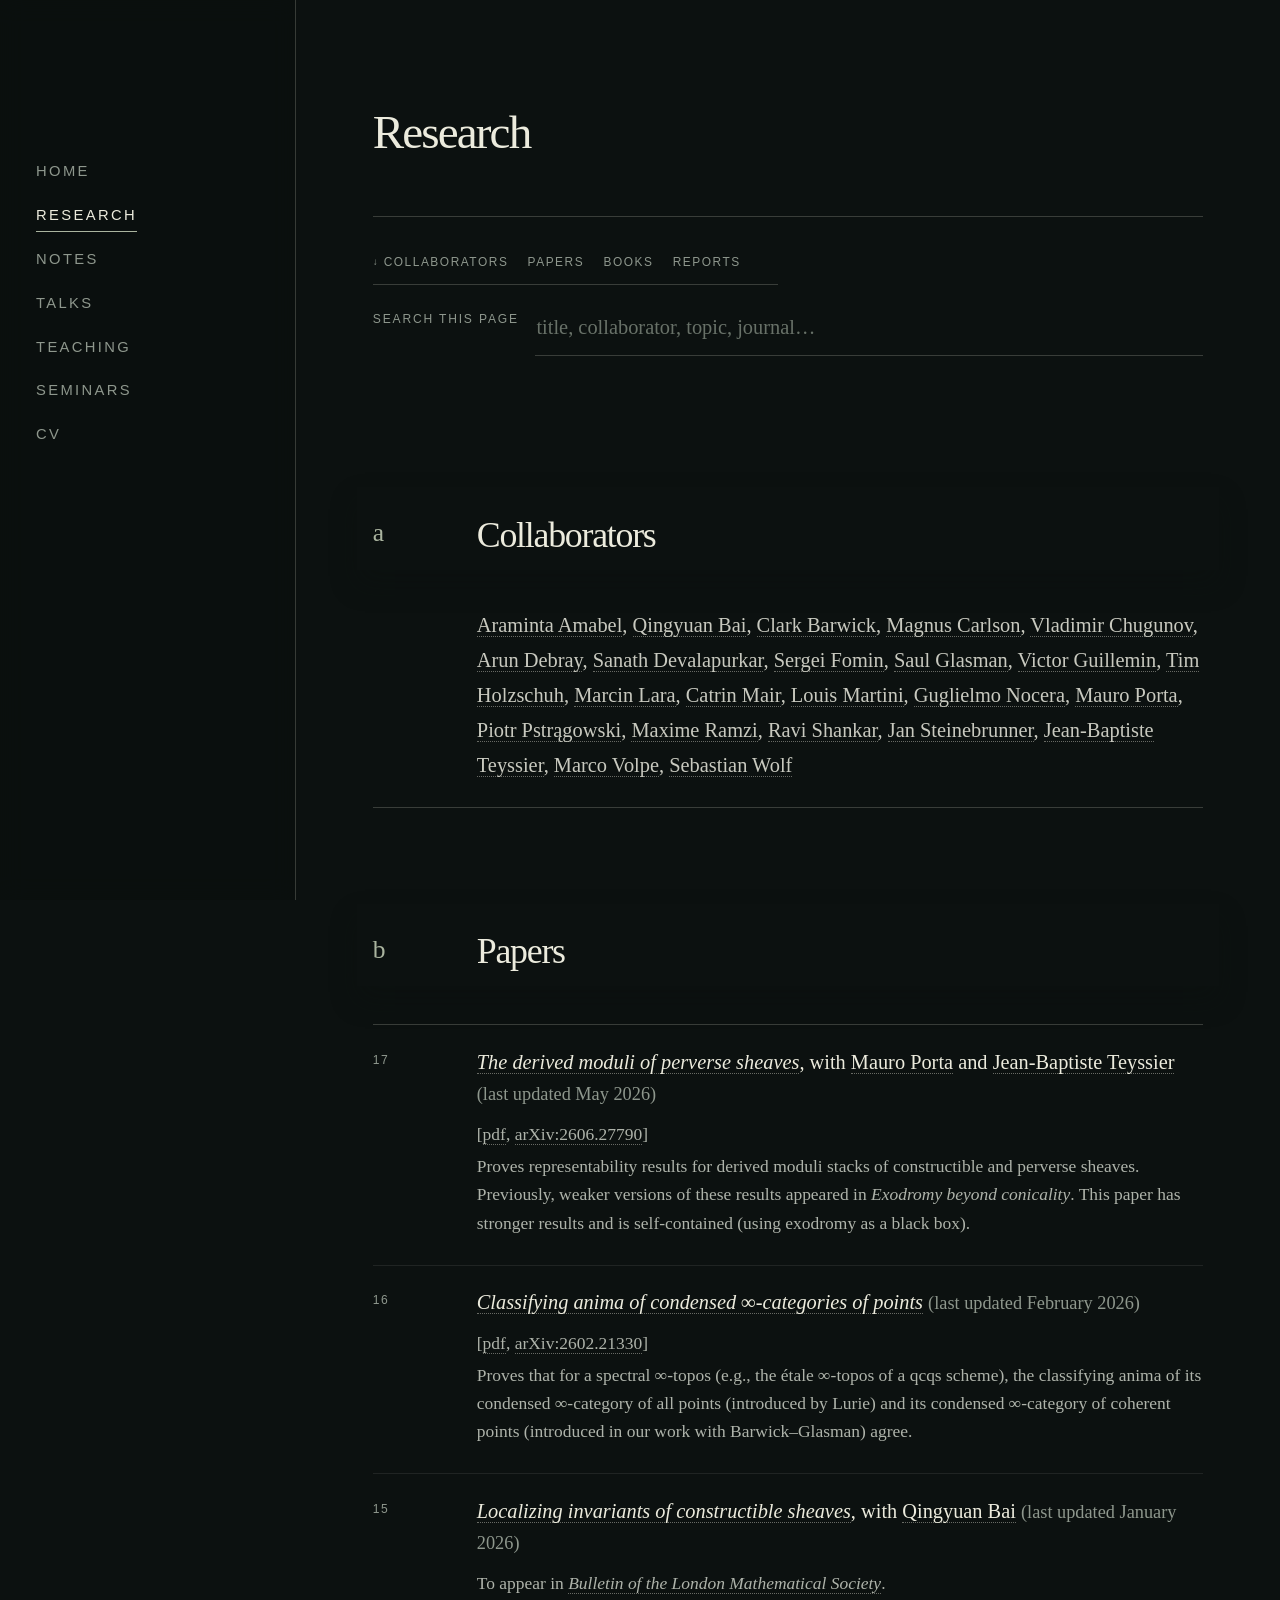
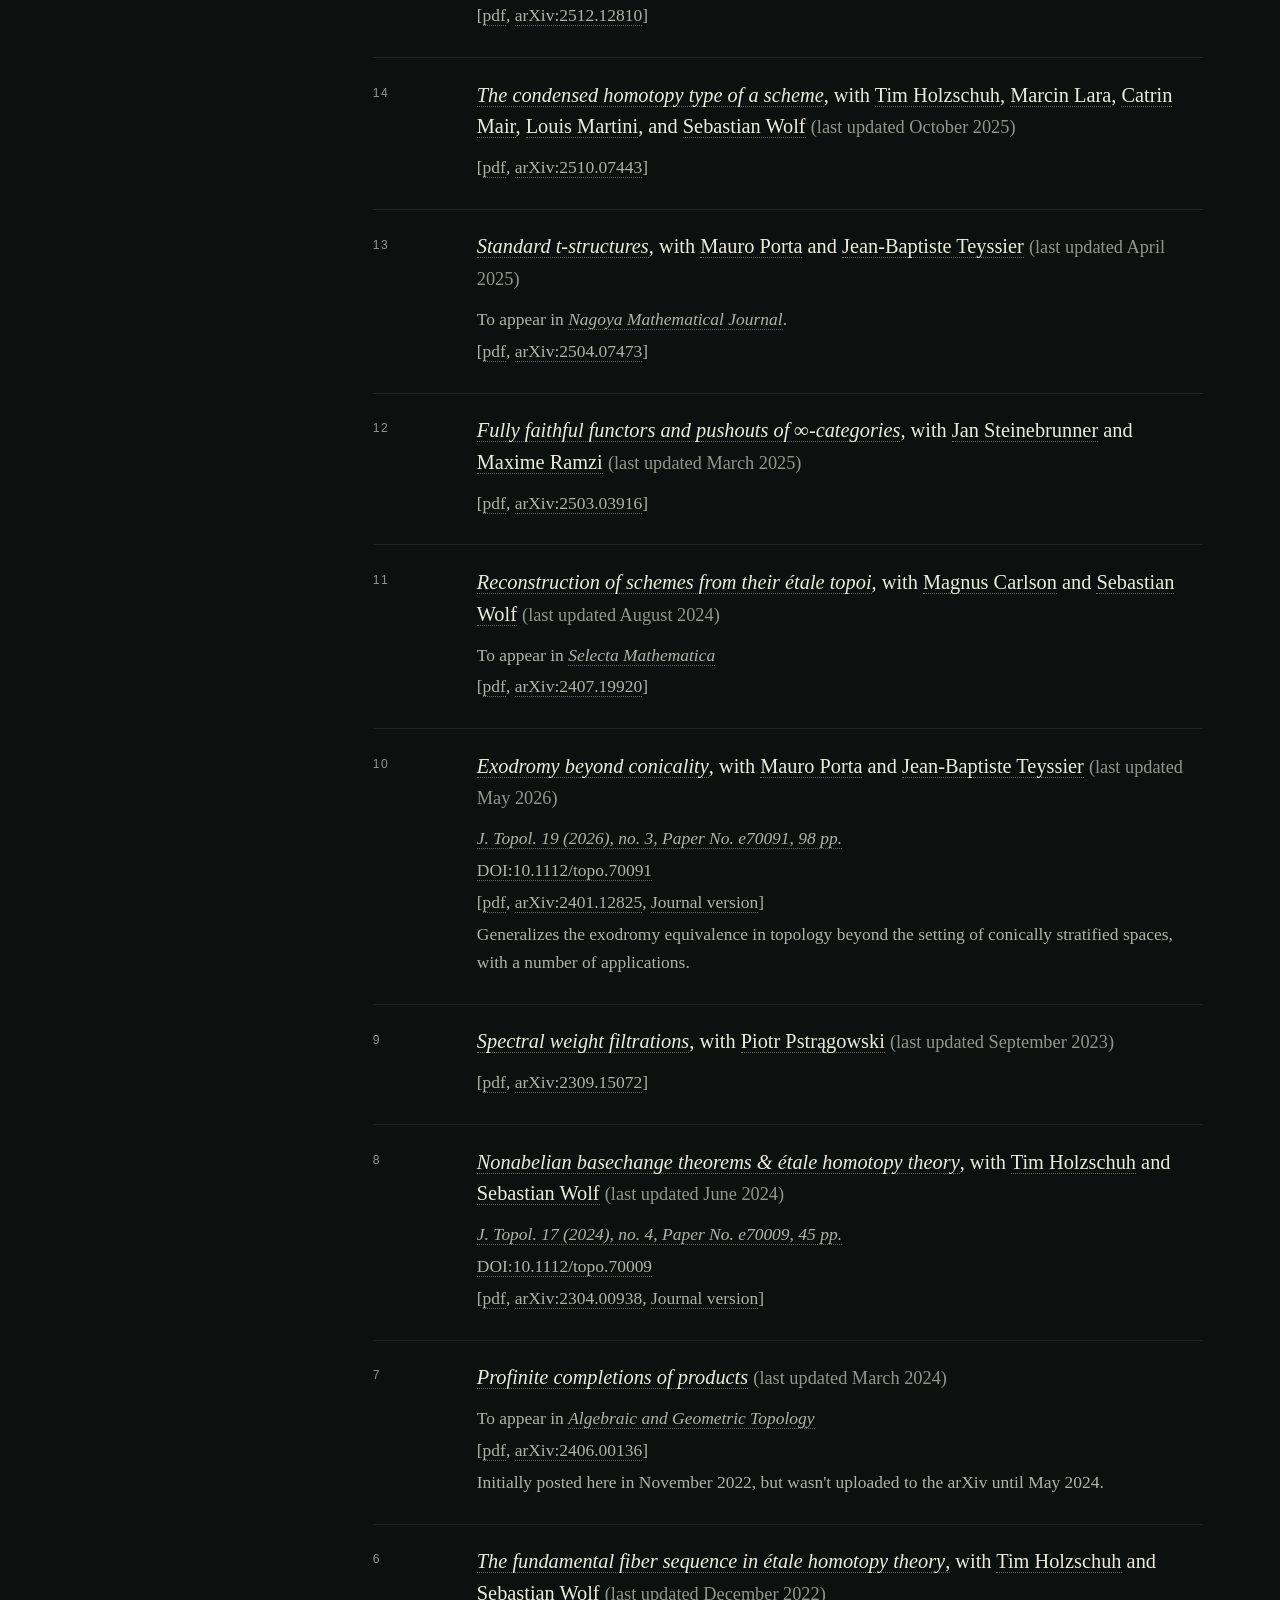
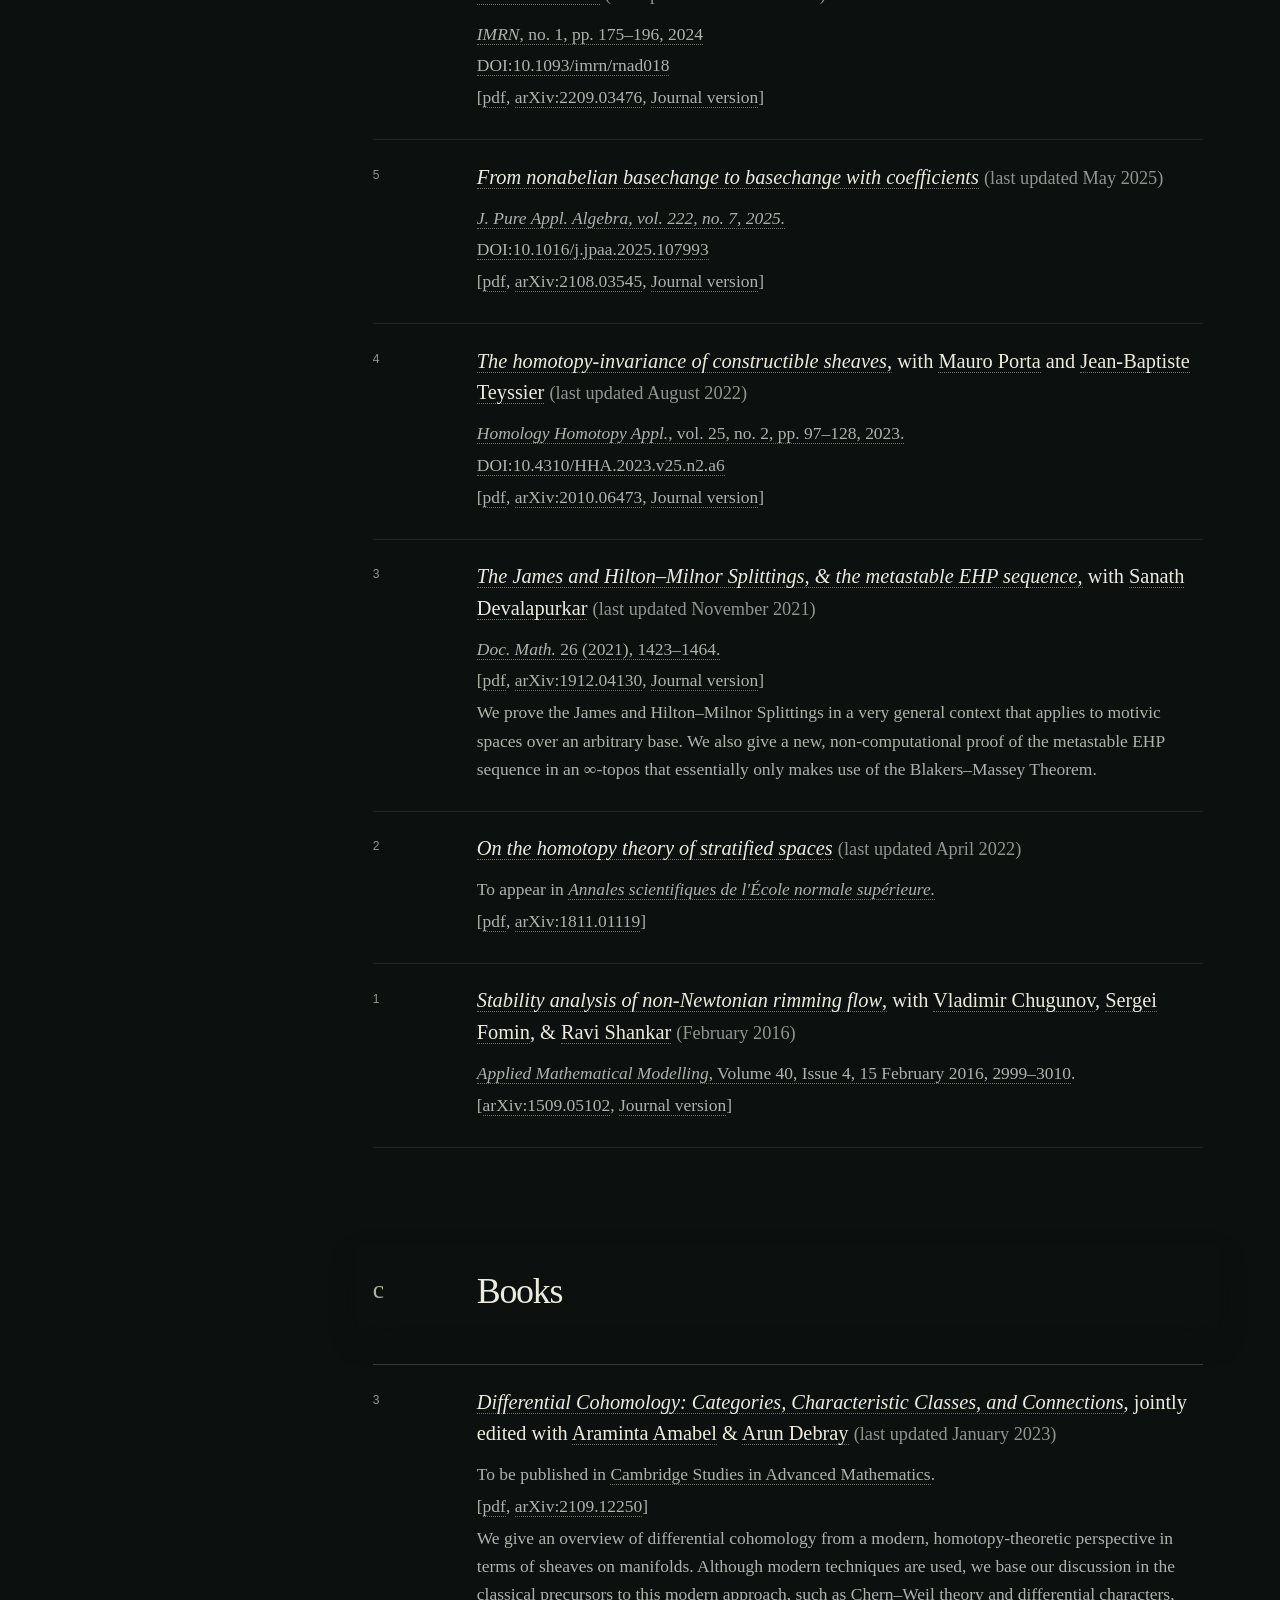
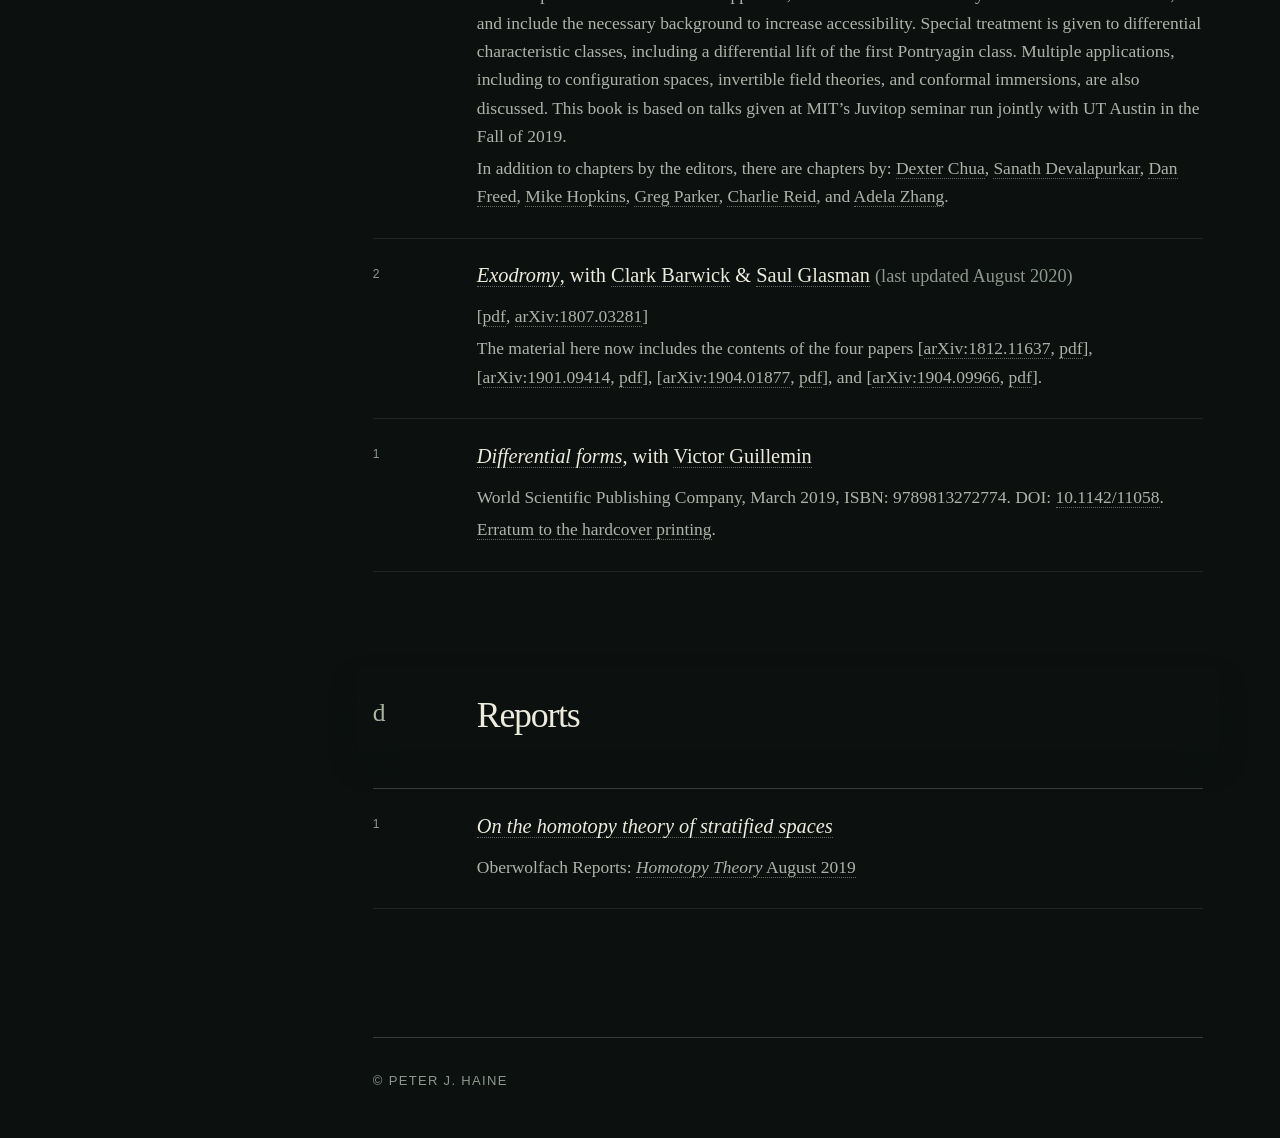
<file: research.html>
<!DOCTYPE html>

<html lang="en">
  <head>
    <meta charset="utf-8">
    <meta content="width=device-width, initial-scale=1" name="viewport">
    <meta content="Peter J. Haine" name="author">
    <meta
      content="Research papers, books, reports, and collaborators of mathematician Peter Haine."
      name="description">
    <meta content="dark" name="color-scheme">
    <meta content="#0c1110" name="theme-color">
    <link href="assets/favicon.ico" rel="icon" sizes="any">
    <link
      href="assets/favicon-32.png"
      rel="icon"
      sizes="32x32"
      type="image/png">
    <link href="assets/apple-touch-icon.png" rel="apple-touch-icon">
    <script>
      document.documentElement.classList.add("js");
    </script>
    <title>Research — Peter Haine</title>
    <link href="assets/site.css" rel="stylesheet">
  </head>
  <body class="research-page">
    <a class="skip-link" href="#main-content">Skip to main content</a>
    <div aria-hidden="true" class="atmosphere">
      <div class="mist mist-a"></div>
      <div class="mist mist-b"></div>
    </div>
    <header class="site-rail">
      <nav aria-label="Primary navigation" class="primary-nav">
        <a href="index.html">Home</a>
        <a aria-current="page" class="active" href="research.html">Research</a>
        <a href="notes.html">Notes</a>
        <a href="talks.html">Talks</a>
        <a href="teaching.html">Teaching</a>
        <a href="seminars.html">Seminars</a>
        <a
          href="https://peterjhaine.github.io/files/CV.pdf"
          rel="noopener noreferrer"
          target="_blank"
          >CV</a
        >
      </nav>
    </header>
    <main class="site-main" id="main-content" tabindex="-1">
      <header class="page-header">
        <h1>Research</h1>
      </header>
      <div class="archive-tools archive-tools-research">
        <div class="section-nav-block">
          <nav aria-label="Research sections" class="section-nav">
            <a class="section-nav-first" href="#collaborators">Collaborators</a>
            <a href="#papers">Papers</a>
            <a href="#books">Books</a>
            <a href="#reports">Reports</a>
          </nav>
          <span class="section-nav-divider" aria-hidden="true"></span>
        </div>
        <label for="archive-search">Search this page</label>
        <input
          autocomplete="off"
          id="archive-search"
          placeholder="title, collaborator, topic, journal…"
          type="search">
      </div>
      <section
        class="archive-section collaborators collaborators-divider"
        id="collaborators"
      >
        <div class="archive-heading">
          <span>a</span>
          <h2>Collaborators</h2>
        </div>
        <div class="prose measure">
          <p>
            <a
              href="https://amabel3.github.io/"
              rel="noopener noreferrer"
              target="_blank"
              >Araminta Amabel</a
            >, <a href="https://qingybai.github.io/">Qingyuan Bai</a>,
            <a
              href="https://webhomes.maths.ed.ac.uk/~cbarwick/"
              rel="noopener noreferrer"
              target="_blank"
              >Clark Barwick</a
            >,
            <a
              href="https://sites.google.com/view/magnus-carlson/home"
              rel="noopener noreferrer"
              target="_blank"
              >Magnus Carlson</a
            >,
            <a
              href="https://kpfu.ru/pec_print?p_id=10113&amp;p_lang=2"
              rel="noopener noreferrer"
              target="_blank"
              >Vladimir Chugunov</a
            >,
            <a
              href="https://adebray.github.io/"
              rel="noopener noreferrer"
              target="_blank"
              >Arun Debray</a
            >,
            <a
              href="https://sanathdevalapurkar.github.io/"
              rel="noopener noreferrer"
              target="_blank"
              >Sanath Devalapurkar</a
            >,
            <a
              href="https://www.csuchico.edu/math/people/faculty/fomin-sergei.shtml"
              rel="noopener noreferrer"
              target="_blank"
              >Sergei Fomin</a
            >,
            <a
              href="http://www-users.math.umn.edu/~sglasman/"
              rel="noopener noreferrer"
              target="_blank"
              >Saul Glasman</a
            >,
            <a
              href="http://math.mit.edu/directory/profile.php?pid=87"
              rel="noopener noreferrer"
              target="_blank"
              >Victor Guillemin</a
            >,
            <a
              href="https://tholzschuh.github.io/"
              rel="noopener noreferrer"
              target="_blank"
              >Tim Holzschuh</a
            >,
            <a
              href="https://marcin-lara.github.io/"
              rel="noopener noreferrer"
              target="_blank"
              >Marcin Lara</a
            >,
            <a
              href="https://www.mathematik.tu-darmstadt.de/fb/personal/details/catrin_mair.de.jsp"
              rel="noopener noreferrer"
              target="_blank"
              >Catrin Mair</a
            >,
            <a
              href="https://louismartini.de/"
              rel="noopener noreferrer"
              target="_blank"
              >Louis Martini</a
            >,
            <a
              href="https://www.ihes.fr/~nocera/"
              rel="noopener noreferrer"
              target="_blank"
              >Guglielmo Nocera</a
            >,
            <a
              href="https://sites.google.com/view/mauroporta"
              rel="noopener noreferrer"
              target="_blank"
              >Mauro Porta</a
            >,
            <a href="https://people.math.harvard.edu/~piotr/"
              >Piotr Pstrągowski</a
            >,
            <a href="https://sites.google.com/view/maxime-ramzi-en/home"
              >Maxime Ramzi</a
            >,
            <a
              href="http://sites.math.washington.edu/~shankarr/"
              rel="noopener noreferrer"
              target="_blank"
              >Ravi Shankar</a
            >,
            <a
              href="https://www.jan-steinebrunner.com"
              rel="noopener noreferrer"
              target="_blank"
              >Jan Steinebrunner</a
            >,
            <a
              href="http://jbteyssier.com/"
              rel="noopener noreferrer"
              target="_blank"
              >Jean-Baptiste Teyssier</a
            >,
            <a
              href="https://www.mathematics.utoronto.ca/people/directories/postdoctoral-fellows/marco-volpe"
              rel="noopener noreferrer"
              target="_blank"
              >Marco Volpe</a
            >,
            <a
              href="https://wos07573.github.io/index.html"
              rel="noopener noreferrer"
              target="_blank"
              >Sebastian Wolf</a
            >
          </p>
        </div>
      </section>
      <section class="archive-section" id="papers">
        <div class="archive-heading">
          <span>b</span>
          <h2>Papers</h2>
        </div>
        <div class="record-list">
          <article class="record searchable">
            <div class="record-number">17</div>
            <div class="record-body">
              <div class="record-title">
                <a
                  href="https://peterjhaine.github.io/files/Moduli_perverse_sheaves.pdf"
                  rel="noopener noreferrer"
                  target="_blank"
                  ><i>The derived moduli of perverse sheaves</i></a
                >, with
                <a href="https://sites.google.com/view/mauroporta"
                  >Mauro Porta</a
                >
                and <a href="http://jbteyssier.com/">Jean-Baptiste Teyssier</a>
                <span class="date">(last updated May 2026)</span>
              </div>
              <div class="record-detail">
                <p>
                  [<a
                    href="https://peterjhaine.github.io/files/Moduli_perverse_sheaves.pdf"
                    rel="noopener noreferrer"
                    target="_blank"
                    >pdf</a
                  >,
                  <a
                    href="https://arxiv.org/abs/2606.27790"
                    rel="noopener noreferrer"
                    target="_blank"
                    >arXiv:2606.27790</a
                  >]
                </p>
                <p>
                  Proves representability results for derived moduli stacks of
                  constructible and perverse sheaves. Previously, weaker
                  versions of these results appeared in
                  <i>Exodromy beyond conicality</i>. This paper has stronger
                  results and is self-contained (using exodromy as a black box).
                </p>
              </div>
            </div>
          </article>
          <article class="record searchable">
            <div class="record-number">16</div>
            <div class="record-body">
              <div class="record-title">
                <a
                  href="https://peterjhaine.github.io/files/classifying_anima_of_condensed_categories_of_points.pdf"
                  rel="noopener noreferrer"
                  target="_blank"
                  ><i
                    >Classifying anima of condensed ∞-categories of points</i
                  ></a
                >
                <span class="date">(last updated February 2026)</span>
              </div>
              <div class="record-detail">
                <p>
                  [<a
                    href="https://peterjhaine.github.io/files/classifying_anima_of_condensed_categories_of_points.pdf"
                    rel="noopener noreferrer"
                    target="_blank"
                    >pdf</a
                  >,
                  <a
                    href="https://arxiv.org/abs/2602.21330"
                    rel="noopener noreferrer"
                    target="_blank"
                    >arXiv:2602.21330</a
                  >]
                </p>
                <p>
                  Proves that for a spectral ∞-topos (e.g., the étale ∞-topos of
                  a qcqs scheme), the classifying anima of its condensed
                  ∞-category of all points (introduced by Lurie) and its
                  condensed ∞-category of coherent points (introduced in our
                  work with Barwick–Glasman) agree.
                </p>
              </div>
            </div>
          </article>
          <article class="record searchable">
            <div class="record-number">15</div>
            <div class="record-body">
              <div class="record-title">
                <a
                  href="https://peterjhaine.github.io/files/localizing_invariants_of_constructible_sheaves.pdf"
                  rel="noopener noreferrer"
                  target="_blank"
                  ><i>Localizing invariants of constructible sheaves</i></a
                >, with <a href="https://qingybai.github.io/">Qingyuan Bai</a>
                <span class="date">(last updated January 2026)</span>
              </div>
              <div class="record-detail">
                <p>
                  To appear in
                  <a
                    href="https://www.lms.ac.uk/publications/blms"
                    rel="noopener noreferrer"
                    target="_blank"
                    ><i>Bulletin of the London Mathematical Society</i></a
                  >.
                </p>
                <p>
                  [<a
                    href="https://peterjhaine.github.io/files/localizing_invariants_of_constructible_sheaves.pdf"
                    rel="noopener noreferrer"
                    target="_blank"
                    >pdf</a
                  >,
                  <a
                    href="https://arxiv.org/abs/2512.12810"
                    rel="noopener noreferrer"
                    target="_blank"
                    >arXiv:2512.12810</a
                  >]
                </p>
              </div>
            </div>
          </article>
          <article class="record searchable">
            <div class="record-number">14</div>
            <div class="record-body">
              <div class="record-title">
                <a
                  href="https://peterjhaine.github.io/files/condensed_homotopy_type_of_a_scheme.pdf"
                  rel="noopener noreferrer"
                  target="_blank"
                  ><i>The condensed homotopy type of a scheme</i></a
                >, with
                <a
                  href="https://tholzschuh.github.io/"
                  rel="noopener noreferrer"
                  target="_blank"
                  >Tim Holzschuh</a
                >,
                <a
                  href="https://marcin-lara.github.io/"
                  rel="noopener noreferrer"
                  target="_blank"
                  >Marcin Lara</a
                >,
                <a
                  href="https://www.mathematik.tu-darmstadt.de/fb/personal/details/catrin_mair.de.jsp"
                  rel="noopener noreferrer"
                  target="_blank"
                  >Catrin Mair</a
                >,
                <a
                  href="https://louismartini.de/"
                  rel="noopener noreferrer"
                  target="_blank"
                  >Louis Martini</a
                >, and
                <a
                  href="https://wos07573.github.io/index.html"
                  rel="noopener noreferrer"
                  target="_blank"
                  >Sebastian Wolf</a
                >
                <span class="date">(last updated October 2025)</span>
              </div>
              <div class="record-detail">
                <p>
                  [<a
                    href="https://peterjhaine.github.io/files/condensed_homotopy_type_of_a_scheme.pdf"
                    rel="noopener noreferrer"
                    target="_blank"
                    >pdf</a
                  >,
                  <a
                    href="https://arxiv.org/abs/2510.07443"
                    rel="noopener noreferrer"
                    target="_blank"
                    >arXiv:2510.07443</a
                  >]
                </p>
              </div>
            </div>
          </article>
          <article class="record searchable">
            <div class="record-number">13</div>
            <div class="record-body">
              <div class="record-title">
                <a
                  href="https://peterjhaine.github.io/files/standard_t-structures.pdf"
                  rel="noopener noreferrer"
                  target="_blank"
                  ><i>Standard t-structures</i></a
                >, with
                <a href="https://sites.google.com/view/mauroporta"
                  >Mauro Porta</a
                >
                and <a href="http://jbteyssier.com/">Jean-Baptiste Teyssier</a>
                <span class="date">(last updated April 2025)</span>
              </div>
              <div class="record-detail">
                <p>
                  To appear in
                  <a
                    href="https://www.cambridge.org/core/journals/nagoya-mathematical-journal"
                    rel="noopener noreferrer"
                    target="_blank"
                    ><i>Nagoya Mathematical Journal</i></a
                  >.
                </p>
                <p>
                  [<a
                    href="https://peterjhaine.github.io/files/standard_t-structures.pdf"
                    rel="noopener noreferrer"
                    target="_blank"
                    >pdf</a
                  >,
                  <a
                    href="https://arxiv.org/abs/2504.07473"
                    rel="noopener noreferrer"
                    target="_blank"
                    >arXiv:2504.07473</a
                  >]
                </p>
              </div>
            </div>
          </article>
          <article class="record searchable">
            <div class="record-number">12</div>
            <div class="record-body">
              <div class="record-title">
                <a
                  href="https://peterjhaine.github.io/files/fully_faithful_functors_and_pushouts_of_categories.pdf"
                  rel="noopener noreferrer"
                  target="_blank"
                  ><i
                    >Fully faithful functors and pushouts of ∞-categories</i
                  ></a
                >, with
                <a
                  href="https://www.jan-steinebrunner.com"
                  rel="noopener noreferrer"
                  target="_blank"
                  >Jan Steinebrunner</a
                >
                and
                <a href="https://sites.google.com/view/maxime-ramzi-en/home"
                  >Maxime Ramzi</a
                >
                <span class="date">(last updated March 2025)</span>
              </div>
              <div class="record-detail">
                <p>
                  [<a
                    href="https://peterjhaine.github.io/files/fully_faithful_functors_and_pushouts_of_categories.pdf"
                    rel="noopener noreferrer"
                    target="_blank"
                    >pdf</a
                  >,
                  <a
                    href="https://arxiv.org/abs/2503.03916"
                    rel="noopener noreferrer"
                    target="_blank"
                    >arXiv:2503.03916</a
                  >]
                </p>
              </div>
            </div>
          </article>
          <article class="record searchable">
            <div class="record-number">11</div>
            <div class="record-body">
              <div class="record-title">
                <a
                  href="https://peterjhaine.github.io/files/reconstruction_of_schemes_from_etale_topoi.pdf"
                  rel="noopener noreferrer"
                  target="_blank"
                  ><i>Reconstruction of schemes from their étale topoi</i></a
                >, with
                <a
                  href="https://sites.google.com/view/magnus-carlson/home"
                  rel="noopener noreferrer"
                  target="_blank"
                  >Magnus Carlson</a
                >
                and
                <a
                  href="https://wos07573.github.io/index.html"
                  rel="noopener noreferrer"
                  target="_blank"
                  >Sebastian Wolf</a
                >
                <span class="date">(last updated August 2024)</span>
              </div>
              <div class="record-detail">
                <p>
                  To appear in
                  <a
                    href="https://link.springer.com/journal/29"
                    rel="noopener noreferrer"
                    target="_blank"
                    ><i>Selecta Mathematica</i></a
                  >
                </p>
                <p>
                  [<a
                    href="https://peterjhaine.github.io/files/reconstruction_of_schemes_from_etale_topoi.pdf"
                    rel="noopener noreferrer"
                    target="_blank"
                    >pdf</a
                  >,
                  <a
                    href="https://arxiv.org/abs/2407.19920"
                    rel="noopener noreferrer"
                    target="_blank"
                    >arXiv:2407.19920</a
                  >]
                </p>
              </div>
            </div>
          </article>
          <article class="record searchable">
            <div class="record-number">10</div>
            <div class="record-body">
              <div class="record-title">
                <a
                  href="https://peterjhaine.github.io/files/exodromy_beyond_conicality.pdf"
                  rel="noopener noreferrer"
                  target="_blank"
                  ><i>Exodromy beyond conicality</i></a
                >, with
                <a href="https://sites.google.com/view/mauroporta"
                  >Mauro Porta</a
                >
                and <a href="http://jbteyssier.com/">Jean-Baptiste Teyssier</a>
                <span class="date">(last updated May 2026)</span>
              </div>
              <div class="record-detail">
                <p>
                  <a
                    href="https://londmathsoc.onlinelibrary.wiley.com/doi/10.1112/topo.70091"
                    rel="noopener noreferrer"
                    target="_blank"
                    ><i
                      >J. Topol. 19 (2026), no. 3, Paper No. e70091, 98
                      pp.</i
                    ></a
                  >
                </p>
                <p>
                  <a
                    href="https://doi.org/10.1112/topo.70091"
                    rel="noopener noreferrer"
                    target="_blank"
                    >DOI:10.1112/topo.70091</a
                  >
                </p>
                <p>
                  [<a
                    href="https://peterjhaine.github.io/files/exodromy_beyond_conicality.pdf"
                    rel="noopener noreferrer"
                    target="_blank"
                    >pdf</a
                  >,
                  <a
                    href="https://arxiv.org/abs/2401.12825"
                    rel="noopener noreferrer"
                    target="_blank"
                    >arXiv:2401.12825</a
                  >,
                  <a
                    href="files/exodromy_beyond_conicality-published.pdf"
                    rel="noopener noreferrer"
                    target="_blank"
                    >Journal version</a
                  >]
                </p>
                <p>
                  Generalizes the exodromy equivalence in topology beyond the
                  setting of conically stratified spaces, with a number of
                  applications.
                </p>
              </div>
            </div>
          </article>
          <article class="record searchable">
            <div class="record-number">9</div>
            <div class="record-body">
              <div class="record-title">
                <a
                  href="https://peterjhaine.github.io/files/spectral_weight_filtrations.pdf"
                  rel="noopener noreferrer"
                  target="_blank"
                  ><i>Spectral weight filtrations</i></a
                >, with
                <a href="https://people.math.harvard.edu/~piotr/"
                  >Piotr Pstrągowski</a
                >
                <span class="date">(last updated September 2023)</span>
              </div>
              <div class="record-detail">
                <p>
                  [<a
                    href="https://peterjhaine.github.io/files/spectral_weight_filtrations.pdf"
                    rel="noopener noreferrer"
                    target="_blank"
                    >pdf</a
                  >,
                  <a
                    href="https://arxiv.org/abs/2309.15072"
                    rel="noopener noreferrer"
                    target="_blank"
                    >arXiv:2309.15072</a
                  >]
                </p>
              </div>
            </div>
          </article>
          <article class="record searchable">
            <div class="record-number">8</div>
            <div class="record-body">
              <div class="record-title">
                <a
                  href="https://peterjhaine.github.io/files/nonabelian_basechange_etale_homotopy.pdf"
                  rel="noopener noreferrer"
                  target="_blank"
                  ><i
                    >Nonabelian basechange theorems &amp; étale homotopy
                    theory</i
                  ></a
                >, with
                <a
                  href="https://tholzschuh.github.io/"
                  rel="noopener noreferrer"
                  target="_blank"
                  >Tim Holzschuh</a
                >
                and
                <a
                  href="https://wos07573.github.io/index.html"
                  rel="noopener noreferrer"
                  target="_blank"
                  >Sebastian Wolf</a
                >
                <span class="date">(last updated June 2024)</span>
              </div>
              <div class="record-detail">
                <p>
                  <a
                    href="https://londmathsoc.onlinelibrary.wiley.com/journal/17538424"
                    rel="noopener noreferrer"
                    target="_blank"
                    ><i
                      >J. Topol. 17 (2024), no. 4, Paper No. e70009, 45 pp.</i
                    ></a
                  >
                </p>
                <p>
                  <a
                    href="https://doi.org/10.1112/topo.70009"
                    rel="noopener noreferrer"
                    target="_blank"
                    >DOI:10.1112/topo.70009</a
                  >
                </p>
                <p>
                  [<a
                    href="https://peterjhaine.github.io/files/nonabelian_basechange_etale_homotopy.pdf"
                    rel="noopener noreferrer"
                    target="_blank"
                    >pdf</a
                  >,
                  <a
                    href="https://arxiv.org/abs/2304.00938"
                    rel="noopener noreferrer"
                    target="_blank"
                    >arXiv:2304.00938</a
                  >,
                  <a
                    href="https://peterjhaine.github.io/files/nonabelian_basechange_etale_homotopy-published.pdf"
                    rel="noopener noreferrer"
                    target="_blank"
                    >Journal version</a
                  >]
                </p>
              </div>
            </div>
          </article>
          <article class="record searchable">
            <div class="record-number">7</div>
            <div class="record-body">
              <div class="record-title">
                <a
                  href="https://peterjhaine.github.io/files/profinite_completions_of_products.pdf"
                  rel="noopener noreferrer"
                  target="_blank"
                  ><i>Profinite completions of products</i></a
                >
                <span class="date">(last updated March 2024)</span>
              </div>
              <div class="record-detail">
                <p>
                  To appear in
                  <a
                    href="https://msp.org/agt/about/journal/about.html"
                    rel="noopener noreferrer"
                    target="_blank"
                    ><i>Algebraic and Geometric Topology</i></a
                  >
                </p>
                <p>
                  [<a
                    href="https://peterjhaine.github.io/files/profinite_completions_of_products.pdf"
                    rel="noopener noreferrer"
                    target="_blank"
                    >pdf</a
                  >,
                  <a
                    href="https://arxiv.org/abs/2406.00136"
                    rel="noopener noreferrer"
                    target="_blank"
                    >arXiv:2406.00136</a
                  >]
                </p>
                <p>
                  Initially posted here in November 2022, but wasn't uploaded to
                  the arXiv until May 2024.
                </p>
              </div>
            </div>
          </article>
          <article class="record searchable">
            <div class="record-number">6</div>
            <div class="record-body">
              <div class="record-title">
                <a
                  href="https://peterjhaine.github.io/files/etale_fundamental_fiber_sequence.pdf"
                  rel="noopener noreferrer"
                  target="_blank"
                  ><i>The fundamental fiber sequence in étale homotopy theory</i
                  >,</a
                >
                with
                <a
                  href="https://tholzschuh.github.io/"
                  rel="noopener noreferrer"
                  target="_blank"
                  >Tim Holzschuh</a
                >
                and
                <a
                  href="https://wos07573.github.io/index.html"
                  rel="noopener noreferrer"
                  target="_blank"
                  >Sebastian Wolf</a
                >
                <span class="date">(last updated December 2022)</span>
              </div>
              <div class="record-detail">
                <p>
                  <a
                    href="https://academic.oup.com/imrn/"
                    rel="noopener noreferrer"
                    target="_blank"
                    ><i>IMRN</i>, no. 1, pp. 175–196, 2024</a
                  >
                </p>
                <p>
                  <a
                    href="https://doi.org/10.1093/imrn/rnad018"
                    rel="noopener noreferrer"
                    target="_blank"
                    >DOI:10.1093/imrn/rnad018</a
                  >
                </p>
                <p>
                  [<a
                    href="https://peterjhaine.github.io/files/etale_fundamental_fiber_sequence.pdf"
                    rel="noopener noreferrer"
                    target="_blank"
                    >pdf</a
                  >,
                  <a
                    href="https://arxiv.org/abs/2209.03476"
                    rel="noopener noreferrer"
                    target="_blank"
                    >arXiv:2209.03476</a
                  >,
                  <a
                    href="https://peterjhaine.github.io/files/etale_fundamental_fiber_sequence_published.pdf"
                    rel="noopener noreferrer"
                    target="_blank"
                    >Journal version</a
                  >]
                </p>
              </div>
            </div>
          </article>
          <article class="record searchable">
            <div class="record-number">5</div>
            <div class="record-body">
              <div class="record-title">
                <a
                  href="https://peterjhaine.github.io/files/basechange.pdf"
                  rel="noopener noreferrer"
                  target="_blank"
                  ><i
                    >From nonabelian basechange to basechange with
                    coefficients</i
                  ></a
                >
                <span class="date">(last updated May 2025)</span>
              </div>
              <div class="record-detail">
                <p>
                  <a
                    href="https://www.sciencedirect.com/journal/journal-of-pure-and-applied-algebra"
                    rel="noopener noreferrer"
                    target="_blank"
                    ><i>J. Pure Appl. Algebra, vol. 222, no. 7, 2025.</i></a
                  >
                </p>
                <p>
                  <a
                    href="https://doi.org/10.1016/j.jpaa.2025.107993"
                    rel="noopener noreferrer"
                    target="_blank"
                    >DOI:10.1016/j.jpaa.2025.107993</a
                  >
                </p>
                <p>
                  [<a
                    href="https://peterjhaine.github.io/files/basechange.pdf"
                    rel="noopener noreferrer"
                    target="_blank"
                    >pdf</a
                  >,
                  <a
                    href="https://arxiv.org/abs/2108.03545"
                    rel="noopener noreferrer"
                    target="_blank"
                    >arXiv:2108.03545</a
                  >,
                  <a
                    href="https://peterjhaine.github.io/files/basechange-published.pdf"
                    rel="noopener noreferrer"
                    target="_blank"
                    >Journal version</a
                  >]
                </p>
              </div>
            </div>
          </article>
          <article class="record searchable">
            <div class="record-number">4</div>
            <div class="record-body">
              <div class="record-title">
                <a
                  href="https://peterjhaine.github.io/files/Homotopy_invariance_constructible_sheaves.pdf"
                  rel="noopener noreferrer"
                  target="_blank"
                  ><i>The homotopy-invariance of constructible sheaves</i>,</a
                >
                with
                <a href="https://sites.google.com/view/mauroporta"
                  >Mauro Porta</a
                >
                and <a href="http://jbteyssier.com/">Jean-Baptiste Teyssier</a>
                <span class="date">(last updated August 2022)</span>
              </div>
              <div class="record-detail">
                <p>
                  <a
                    href="https://www.intlpress.com/site/pub/pages/journals/items/hha/_home/_main/index.php"
                    rel="noopener noreferrer"
                    target="_blank"
                    ><i>Homology Homotopy Appl.</i>, vol. 25, no. 2, pp. 97–128,
                    2023.</a
                  >
                </p>
                <p>
                  <a
                    href="https://dx.doi.org/10.4310/HHA.2023.v25.n2.a6"
                    rel="noopener noreferrer"
                    target="_blank"
                    >DOI:10.4310/HHA.2023.v25.n2.a6</a
                  >
                </p>
                <p>
                  [<a
                    href="https://peterjhaine.github.io/files/Homotopy_invariance_constructible_sheaves.pdf"
                    rel="noopener noreferrer"
                    target="_blank"
                    >pdf</a
                  >,
                  <a
                    href="https://arxiv.org/abs/2010.06473"
                    rel="noopener noreferrer"
                    target="_blank"
                    >arXiv:2010.06473</a
                  >,
                  <a
                    href="https://peterjhaine.github.io/files/Homotopy_invariance_constructible_sheaves_published.pdf"
                    rel="noopener noreferrer"
                    target="_blank"
                    >Journal version</a
                  >]
                </p>
              </div>
            </div>
          </article>
          <article class="record searchable">
            <div class="record-number">3</div>
            <div class="record-body">
              <div class="record-title">
                <a
                  href="https://peterjhaine.github.io/files/James_Hilton-Milnor_EHP.pdf"
                  rel="noopener noreferrer"
                  target="_blank"
                  ><i
                    >The James and Hilton–Milnor Splittings, &amp; the
                    metastable EHP sequence</i
                  >,</a
                >
                with
                <a
                  href="https://sanathdevalapurkar.github.io/"
                  rel="noopener noreferrer"
                  target="_blank"
                  >Sanath Devalapurkar</a
                >
                <span class="date">(last updated November 2021)</span>
              </div>
              <div class="record-detail">
                <p>
                  <a
                    href="https://elibm.org/article/10012158"
                    rel="noopener noreferrer"
                    target="_blank"
                    ><i>Doc. Math.</i> 26 (2021), 1423–1464.</a
                  >
                </p>
                <p>
                  [<a
                    href="https://peterjhaine.github.io/files/James_Hilton-Milnor_EHP.pdf"
                    rel="noopener noreferrer"
                    target="_blank"
                    >pdf</a
                  >,
                  <a
                    href="https://arxiv.org/abs/1912.04130"
                    rel="noopener noreferrer"
                    target="_blank"
                    >arXiv:1912.04130</a
                  >,
                  <a
                    href="https://peterjhaine.github.io/files/James_Hilton-Milnor_EHP_Published.pdf"
                    rel="noopener noreferrer"
                    target="_blank"
                    >Journal version</a
                  >]
                </p>
                <p>
                  We prove the James and Hilton–Milnor Splittings in a very
                  general context that applies to motivic spaces over an
                  arbitrary base. We also give a new, non-computational proof of
                  the metastable EHP sequence in an ∞-topos that essentially
                  only makes use of the Blakers–Massey Theorem.
                </p>
              </div>
            </div>
          </article>
          <article class="record searchable">
            <div class="record-number">2</div>
            <div class="record-body">
              <div class="record-title">
                <a
                  href="https://peterjhaine.github.io/files/Homotopy_of_stratified_spaces.pdf"
                  rel="noopener noreferrer"
                  target="_blank"
                  ><i>On the homotopy theory of stratified spaces</i></a
                >
                <span class="date">(last updated April 2022)</span>
              </div>
              <div class="record-detail">
                <p>
                  To appear in
                  <a
                    href="https://annales-ens.centre-mersenne.org/index.php/ASENS"
                    rel="noopener noreferrer"
                    target="_blank"
                    ><i
                      >Annales scientifiques de l'École normale supérieure.</i
                    ></a
                  >
                </p>
                <p>
                  [<a
                    href="https://peterjhaine.github.io/files/Homotopy_of_stratified_spaces.pdf"
                    rel="noopener noreferrer"
                    target="_blank"
                    >pdf</a
                  >,
                  <a
                    href="https://arxiv.org/abs/1811.01119"
                    rel="noopener noreferrer"
                    target="_blank"
                    >arXiv:1811.01119</a
                  >]
                </p>
              </div>
            </div>
          </article>
          <article class="record searchable">
            <div class="record-number">1</div>
            <div class="record-body">
              <div class="record-title">
                <a
                  href="https://peterjhaine.github.io/files/Rimming_Flow.pdf"
                  rel="noopener noreferrer"
                  target="_blank"
                  ><i>Stability analysis of non-Newtonian rimming flow</i>,</a
                >
                with
                <a
                  href="https://kpfu.ru/pec_print?p_id=10113&amp;p_lang=2"
                  rel="noopener noreferrer"
                  target="_blank"
                  >Vladimir Chugunov</a
                >,
                <a
                  href="https://www.csuchico.edu/math/people/faculty/fomin-sergei.shtml"
                  rel="noopener noreferrer"
                  target="_blank"
                  >Sergei Fomin</a
                >, &amp;
                <a href="http://sites.math.washington.edu/~shankarr/"
                  >Ravi Shankar</a
                >
                <span class="date">(February 2016)</span>
              </div>
              <div class="record-detail">
                <p>
                  <a
                    href="https://www.sciencedirect.com/science/article/abs/pii/S0307904X15006228#!"
                    rel="noopener noreferrer"
                    target="_blank"
                    ><i>Applied Mathematical Modelling</i>, Volume 40, Issue 4,
                    15 February 2016, 2999–3010</a
                  >.
                </p>
                <p>
                  [<a
                    href="https://arxiv.org/abs/1509.05102"
                    rel="noopener noreferrer"
                    target="_blank"
                    >arXiv:1509.05102</a
                  >,
                  <a
                    href="https://peterjhaine.github.io/files/Rimming_Flow.pdf"
                    rel="noopener noreferrer"
                    target="_blank"
                    >Journal version</a
                  >]
                </p>
              </div>
            </div>
          </article>
        </div>
      </section>
      <section class="archive-section" id="books">
        <div class="archive-heading">
          <span>c</span>
          <h2>Books</h2>
        </div>
        <div class="record-list">
          <article class="record searchable">
            <div class="record-number">3</div>
            <div class="record-body">
              <div class="record-title">
                <a
                  href="https://peterjhaine.github.io/files/diffcoh.pdf"
                  rel="noopener noreferrer"
                  target="_blank"
                  ><i
                    >Differential Cohomology: Categories, Characteristic
                    Classes, and Connections</i
                  ></a
                >, jointly edited with
                <a
                  href="https://amabel3.github.io/"
                  rel="noopener noreferrer"
                  target="_blank"
                  >Araminta Amabel</a
                >
                &amp;
                <a
                  href="https://adebray.github.io/"
                  rel="noopener noreferrer"
                  target="_blank"
                  >Arun Debray</a
                >
                <span class="date">(last updated January 2023)</span>
              </div>
              <div class="record-detail">
                <p>
                  To be published in
                  <a
                    href="https://www.cambridge.org/core/series/cambridge-studies-in-advanced-mathematics/0A5F361E5A5E9D3EFE58F53613C0D307"
                    rel="noopener noreferrer"
                    target="_blank"
                    >Cambridge Studies in Advanced Mathematics</a
                  >.
                </p>
                <p>
                  [<a
                    href="https://peterjhaine.github.io/files/diffcoh.pdf"
                    rel="noopener noreferrer"
                    target="_blank"
                    >pdf</a
                  >,
                  <a
                    href="https://arxiv.org/abs/2109.12250"
                    rel="noopener noreferrer"
                    target="_blank"
                    >arXiv:2109.12250</a
                  >]
                </p>
                <p>
                  We give an overview of differential cohomology from a modern,
                  homotopy-theoretic perspective in terms of sheaves on
                  manifolds. Although modern techniques are used, we base our
                  discussion in the classical precursors to this modern
                  approach, such as Chern–Weil theory and differential
                  characters, and include the necessary background to increase
                  accessibility. Special treatment is given to differential
                  characteristic classes, including a differential lift of the
                  first Pontryagin class. Multiple applications, including to
                  configuration spaces, invertible field theories, and conformal
                  immersions, are also discussed. This book is based on talks
                  given at MIT’s Juvitop seminar run jointly with UT Austin in
                  the Fall of 2019.
                </p>
                <p>
                  In addition to chapters by the editors, there are chapters by:
                  <a
                    href="https://dec41.user.srcf.net/"
                    rel="noopener noreferrer"
                    target="_blank"
                    >Dexter Chua</a
                  >,
                  <a
                    href="https://sanathdevalapurkar.github.io/"
                    rel="noopener noreferrer"
                    target="_blank"
                    >Sanath Devalapurkar</a
                  >,
                  <a
                    href="https://people.math.harvard.edu/~dafr/"
                    rel="noopener noreferrer"
                    target="_blank"
                    >Dan Freed</a
                  >,
                  <a
                    href="https://people.math.harvard.edu/~mjh/"
                    rel="noopener noreferrer"
                    target="_blank"
                    >Mike Hopkins</a
                  >,
                  <a
                    href="https://gregoryjparker.github.io/"
                    rel="noopener noreferrer"
                    target="_blank"
                    >Greg Parker</a
                  >,
                  <a
                    href="https://charlie-reid.github.io/"
                    rel="noopener noreferrer"
                    target="_blank"
                    >Charlie Reid</a
                  >, and
                  <a
                    href="https://sites.google.com/view/adelayyz/home"
                    rel="noopener noreferrer"
                    target="_blank"
                    >Adela Zhang</a
                  >.
                </p>
              </div>
            </div>
          </article>
          <article class="record searchable">
            <div class="record-number">2</div>
            <div class="record-body">
              <div class="record-title">
                <a
                  href="https://peterjhaine.github.io/files/Exodromy.pdf"
                  rel="noopener noreferrer"
                  target="_blank"
                  ><i>Exodromy</i>,</a
                >
                with
                <a
                  href="https://webhomes.maths.ed.ac.uk/~cbarwick/"
                  rel="noopener noreferrer"
                  target="_blank"
                  >Clark Barwick</a
                >
                &amp;
                <a
                  href="http://www-users.math.umn.edu/~sglasman/"
                  rel="noopener noreferrer"
                  target="_blank"
                  >Saul Glasman</a
                >
                <span class="date">(last updated August 2020)</span>
              </div>
              <div class="record-detail">
                <p>
                  [<a
                    href="https://peterjhaine.github.io/files/Exodromy.pdf"
                    rel="noopener noreferrer"
                    target="_blank"
                    >pdf</a
                  >,
                  <a
                    href="https://arxiv.org/abs/1807.03281"
                    rel="noopener noreferrer"
                    target="_blank"
                    >arXiv:1807.03281</a
                  >]
                </p>
                <p>
                  The material here now includes the contents of the four papers
                  [<a
                    href="https://arxiv.org/abs/1812.11637"
                    rel="noopener noreferrer"
                    target="_blank"
                    >arXiv:1812.11637</a
                  >,
                  <a
                    href="https://peterjhaine.github.io/files/Extended_etale.pdf"
                    rel="noopener noreferrer"
                    target="_blank"
                    >pdf</a
                  >], [<a
                    href="https://arxiv.org/abs/1901.09414"
                    rel="noopener noreferrer"
                    target="_blank"
                    >arXiv:1901.09414</a
                  >,
                  <a
                    href="https://peterjhaine.github.io/files/Exodromy_for_stacks.pdf"
                    rel="noopener noreferrer"
                    target="_blank"
                    >pdf</a
                  >], [<a
                    href="https://arxiv.org/abs/1904.01877"
                    rel="noopener noreferrer"
                    target="_blank"
                    >arXiv:1904.01877</a
                  >,
                  <a
                    href="https://peterjhaine.github.io/files/1-localic.pdf"
                    rel="noopener noreferrer"
                    target="_blank"
                    >pdf</a
                  >], and [<a
                    href="https://arxiv.org/abs/1904.09966"
                    rel="noopener noreferrer"
                    target="_blank"
                    >arXiv:1904.09966</a
                  >,
                  <a
                    href="https://peterjhaine.github.io/files/Pyknotic1.pdf"
                    rel="noopener noreferrer"
                    target="_blank"
                    >pdf</a
                  >].
                </p>
              </div>
            </div>
          </article>
          <article class="record searchable">
            <div class="record-number">1</div>
            <div class="record-body">
              <div class="record-title">
                <a
                  href="https://www.worldscientific.com/worldscibooks/10.1142/11058"
                  rel="noopener noreferrer"
                  target="_blank"
                  ><i>Differential forms</i></a
                >, with
                <a href="http://math.mit.edu/directory/profile.php?pid=87"
                  >Victor Guillemin</a
                >
              </div>
              <div class="record-detail">
                <p>
                  World Scientific Publishing Company, March 2019, ISBN:
                  9789813272774. DOI:
                  <a
                    href="https://doi.org/10.1142/11058"
                    rel="noopener noreferrer"
                    target="_blank"
                    >10.1142/11058</a
                  >.
                </p>
                <p>
                  <a
                    href="https://peterjhaine.github.io/files/Erratum.pdf"
                    rel="noopener noreferrer"
                    target="_blank"
                    >Erratum to the hardcover printing</a
                  >.
                </p>
              </div>
            </div>
          </article>
        </div>
      </section>
      <section class="archive-section" id="reports">
        <div class="archive-heading">
          <span>d</span>
          <h2>Reports</h2>
        </div>
        <div class="record-list">
          <article class="record searchable">
            <div class="record-number">1</div>
            <div class="record-body">
              <div class="record-title">
                <a
                  href="https://peterjhaine.github.io/files/Oberwolfach_2019.pdf"
                  rel="noopener noreferrer"
                  target="_blank"
                  ><i>On the homotopy theory of stratified spaces</i></a
                >
              </div>
              <div class="record-detail">
                <p>
                  Oberwolfach Reports:
                  <a
                    href="https://www.mfo.de/occasion/1932/www_view"
                    rel="noopener noreferrer"
                    target="_blank"
                    ><i>Homotopy Theory</i> August 2019</a
                  >
                </p>
              </div>
            </div>
          </article>
        </div>
      </section>
      <footer class="site-footer">
        <span>© Peter J. Haine</span>
      </footer>
    </main>
    <script src="assets/site.js"></script>
  </body>
</html>
</file>
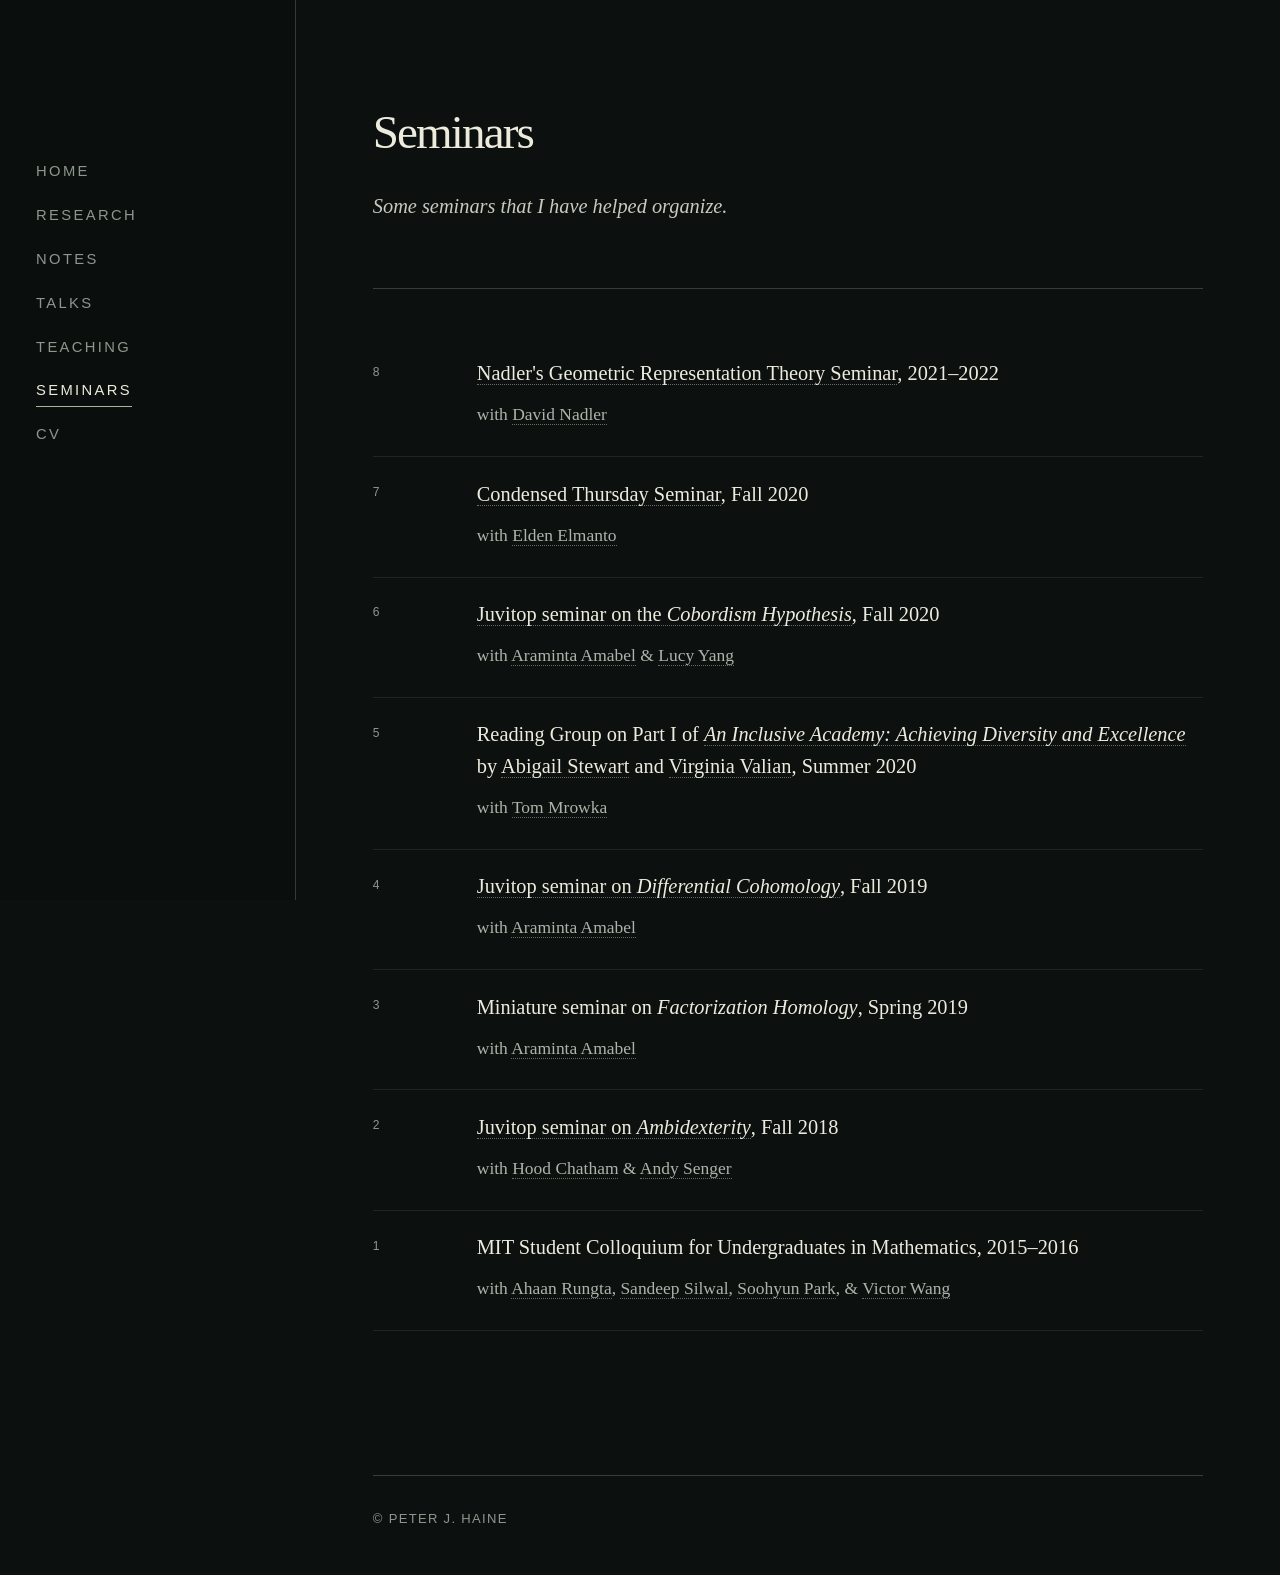
<file: seminars.html>
<!DOCTYPE html>

<html lang="en">
  <head>
    <meta charset="utf-8">
    <meta content="width=device-width, initial-scale=1" name="viewport">
    <meta content="Peter J. Haine" name="author">
    <meta
      content="Seminars and reading groups organized by Peter Haine."
      name="description">
    <meta content="dark" name="color-scheme">
    <meta content="#0c1110" name="theme-color">
    <link href="assets/favicon.ico" rel="icon" sizes="any">
    <link
      href="assets/favicon-32.png"
      rel="icon"
      sizes="32x32"
      type="image/png">
    <link href="assets/apple-touch-icon.png" rel="apple-touch-icon">
    <script>
      document.documentElement.classList.add("js");
    </script>
    <title>Seminars — Peter Haine</title>
    <link href="assets/site.css" rel="stylesheet">
  </head>
  <body>
    <a class="skip-link" href="#main-content">Skip to main content</a>
    <div aria-hidden="true" class="atmosphere">
      <div class="mist mist-a"></div>
      <div class="mist mist-b"></div>
    </div>
    <header class="site-rail">
      <nav aria-label="Primary navigation" class="primary-nav">
        <a href="index.html">Home</a>
        <a href="research.html">Research</a>
        <a href="notes.html">Notes</a>
        <a href="talks.html">Talks</a>
        <a href="teaching.html">Teaching</a>
        <a aria-current="page" class="active" href="seminars.html">Seminars</a>
        <a
          href="https://peterjhaine.github.io/files/CV.pdf"
          rel="noopener noreferrer"
          target="_blank"
          >CV</a
        >
      </nav>
    </header>
    <main class="site-main" id="main-content" tabindex="-1">
      <header class="page-header">
        <h1>Seminars</h1>
        <p class="page-intro">
          <em>Some seminars that I have helped organize.</em>
        </p>
      </header>
      <section class="archive-section seminars-list">
        <div class="record-list record-list-no-top-rule">
          <article class="record searchable">
            <div class="record-number">8</div>
            <div class="record-body">
              <div class="record-title">
                <a
                  href="nadler-grt-2021-2022.html"
                  rel="noopener noreferrer"
                  target="_blank"
                  >Nadler's Geometric Representation Theory Seminar</a
                >, 2021–2022
              </div>
              <div class="record-detail">
                <p>
                  with
                  <a
                    href="https://math.berkeley.edu/~nadler/"
                    rel="noopener noreferrer"
                    target="_blank"
                    >David Nadler</a
                  >
                </p>
              </div>
            </div>
          </article>
          <article class="record searchable">
            <div class="record-number">7</div>
            <div class="record-body">
              <div class="record-title">
                <a
                  href="https://eldenelmanto.com/condensed-thursday/"
                  rel="noopener noreferrer"
                  target="_blank"
                  >Condensed Thursday Seminar</a
                >, Fall 2020
              </div>
              <div class="record-detail">
                <p>
                  with
                  <a
                    href="https://eldenelmanto.com"
                    rel="noopener noreferrer"
                    target="_blank"
                    >Elden Elmanto</a
                  >
                </p>
              </div>
            </div>
          </article>
          <article class="record searchable">
            <div class="record-number">6</div>
            <div class="record-body">
              <div class="record-title">
                <a
                  href="https://math.mit.edu/juvitop/pastseminars/2020_Fall.html"
                  rel="noopener noreferrer"
                  target="_blank"
                  >Juvitop seminar on the <i>Cobordism Hypothesis</i></a
                >, Fall 2020
              </div>
              <div class="record-detail">
                <p>
                  with
                  <a
                    href="https://amabel3.github.io/"
                    rel="noopener noreferrer"
                    target="_blank"
                    >Araminta Amabel</a
                  >
                  &amp;
                  <a
                    href="https://lzyang257.github.io/"
                    rel="noopener noreferrer"
                    target="_blank"
                    >Lucy Yang</a
                  >
                </p>
              </div>
            </div>
          </article>
          <article class="record searchable">
            <div class="record-number">5</div>
            <div class="record-body">
              <div class="record-title">
                Reading Group on Part I of
                <a
                  href="https://mitpress.mit.edu/books/inclusive-academy"
                  rel="noopener noreferrer"
                  target="_blank"
                  ><i
                    >An Inclusive Academy: Achieving Diversity and Excellence</i
                  ></a
                >
                by
                <a
                  href="https://lsa.umich.edu/psych/people/faculty/abbystew.html"
                  rel="noopener noreferrer"
                  target="_blank"
                  >Abigail Stewart</a
                >
                and
                <a
                  href="https://www.virginiavalian.org/"
                  rel="noopener noreferrer"
                  target="_blank"
                  >Virginia Valian</a
                >, Summer 2020
              </div>
              <div class="record-detail">
                <p>
                  with
                  <a
                    href="https://math.mit.edu/directory/profile.html?pid=192"
                    rel="noopener noreferrer"
                    target="_blank"
                    >Tom Mrowka</a
                  >
                </p>
              </div>
            </div>
          </article>
          <article class="record searchable">
            <div class="record-number">4</div>
            <div class="record-body">
              <div class="record-title">
                <a
                  href="https://math.mit.edu/juvitop/pastseminars/2019_Fall.html"
                  rel="noopener noreferrer"
                  target="_blank"
                  >Juvitop seminar on <i>Differential Cohomology</i></a
                >, Fall 2019
              </div>
              <div class="record-detail">
                <p>
                  with
                  <a
                    href="https://amabel3.github.io/"
                    rel="noopener noreferrer"
                    target="_blank"
                    >Araminta Amabel</a
                  >
                </p>
              </div>
            </div>
          </article>
          <article class="record searchable">
            <div class="record-number">3</div>
            <div class="record-body">
              <div class="record-title">
                Miniature seminar on <i>Factorization Homology</i>, Spring 2019
              </div>
              <div class="record-detail">
                <p>
                  with
                  <a
                    href="https://amabel3.github.io/"
                    rel="noopener noreferrer"
                    target="_blank"
                    >Araminta Amabel</a
                  >
                </p>
              </div>
            </div>
          </article>
          <article class="record searchable">
            <div class="record-number">2</div>
            <div class="record-body">
              <div class="record-title">
                <a
                  href="https://math.mit.edu/juvitop/pastseminars/2018_Fall.html"
                  rel="noopener noreferrer"
                  target="_blank"
                  >Juvitop seminar on <i>Ambidexterity</i></a
                >, Fall 2018
              </div>
              <div class="record-detail">
                <p>
                  with
                  <a
                    href="https://www.linkedin.com/in/robert-hood-chatham-81709b2ab"
                    rel="noopener noreferrer"
                    target="_blank"
                    >Hood Chatham</a
                  >
                  &amp;
                  <a
                    href="https://www-math.umd.edu/people/faculty/item/1848-senger.html"
                    rel="noopener noreferrer"
                    target="_blank"
                    >Andy Senger</a
                  >
                </p>
              </div>
            </div>
          </article>
          <article class="record searchable">
            <div class="record-number">1</div>
            <div class="record-body">
              <div class="record-title">
                MIT Student Colloquium for Undergraduates in Mathematics,
                2015–2016
              </div>
              <div class="record-detail">
                <p>
                  with
                  <a
                    href="https://www.ahaanrungta.com/"
                    rel="noopener noreferrer"
                    target="_blank"
                    >Ahaan Rungta</a
                  >,
                  <a
                    href="https://sandeepsilwal.com/"
                    rel="noopener noreferrer"
                    target="_blank"
                    >Sandeep Silwal</a
                  >,
                  <a
                    href="https://sites.google.com/view/soohyunpark/home"
                    rel="noopener noreferrer"
                    target="_blank"
                    >Soohyun Park</a
                  >, &amp;
                  <a
                    href="https://web.math.princeton.edu/~vywang/"
                    rel="noopener noreferrer"
                    target="_blank"
                    >Victor Wang</a
                  >
                </p>
              </div>
            </div>
          </article>
        </div>
      </section>
      <footer class="site-footer">
        <span>© Peter J. Haine</span>
      </footer>
    </main>
    <script src="assets/site.js"></script>
  </body>
</html>
</file>
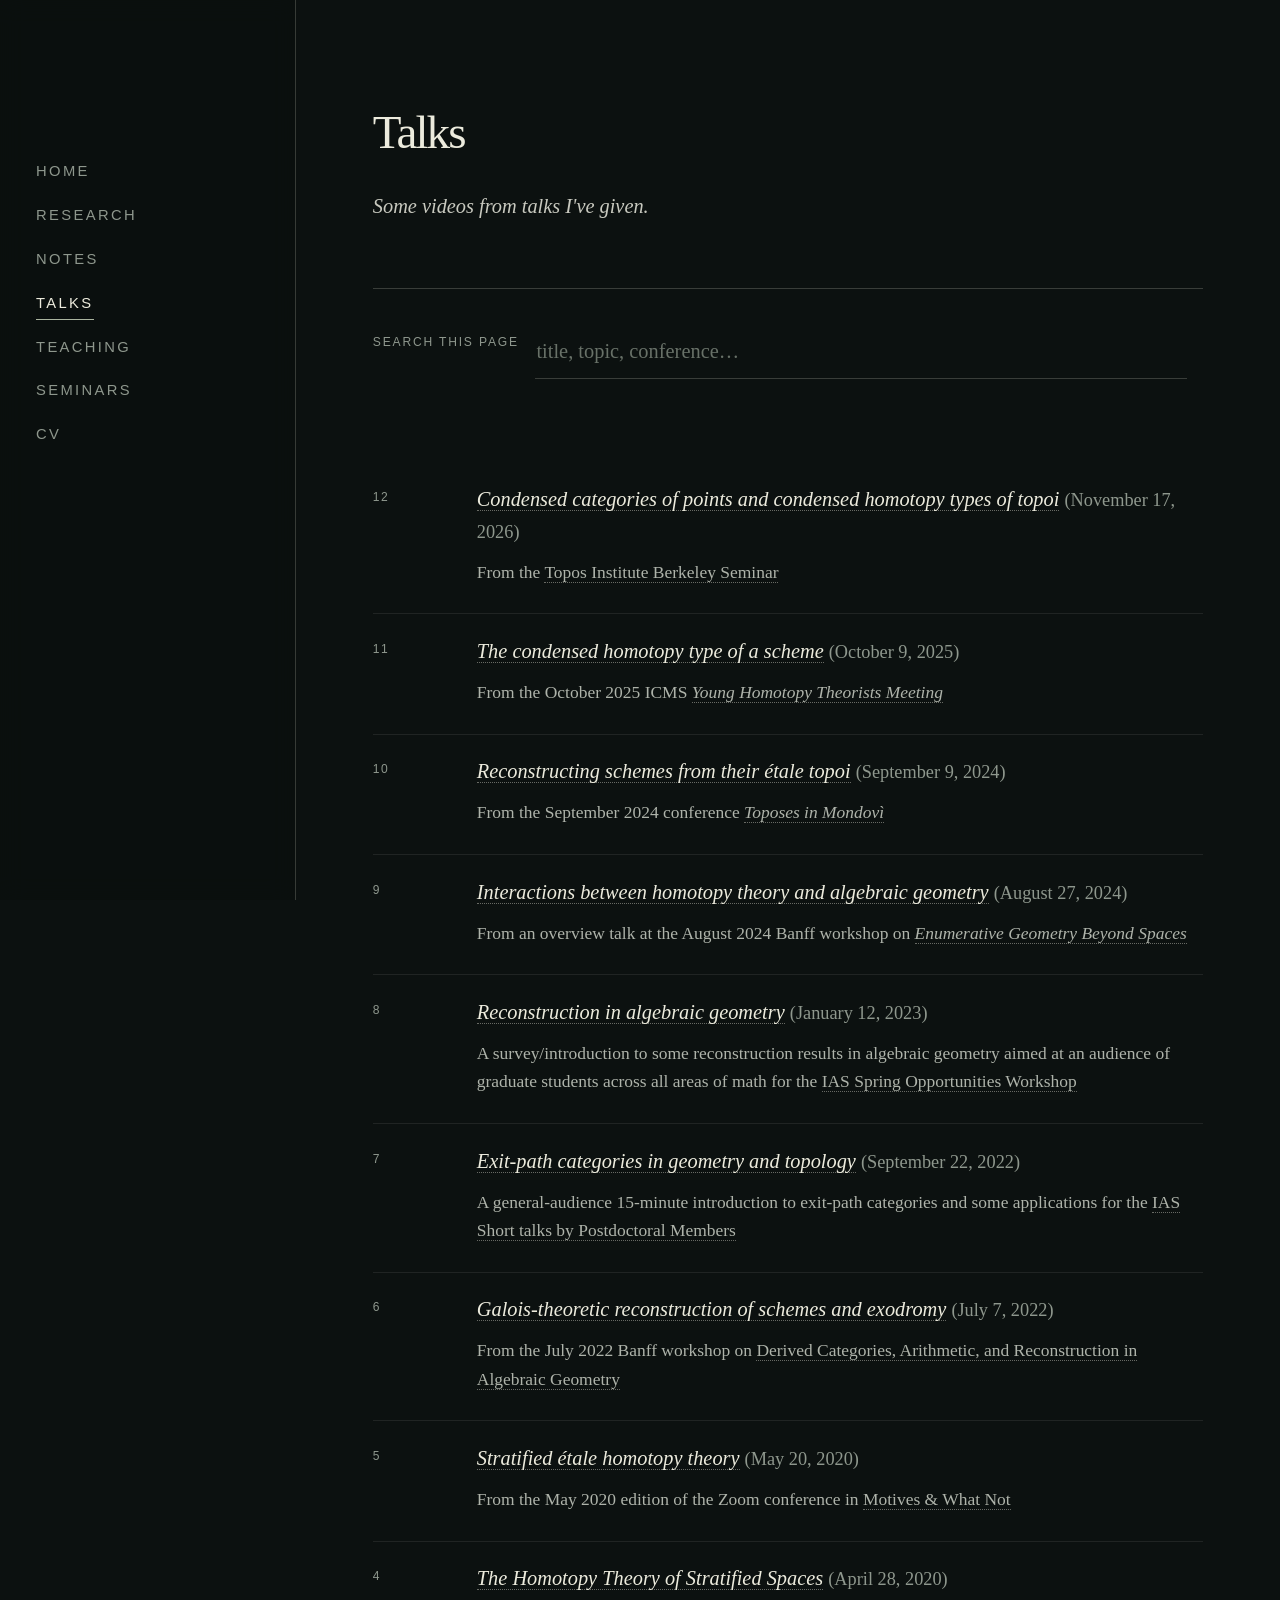
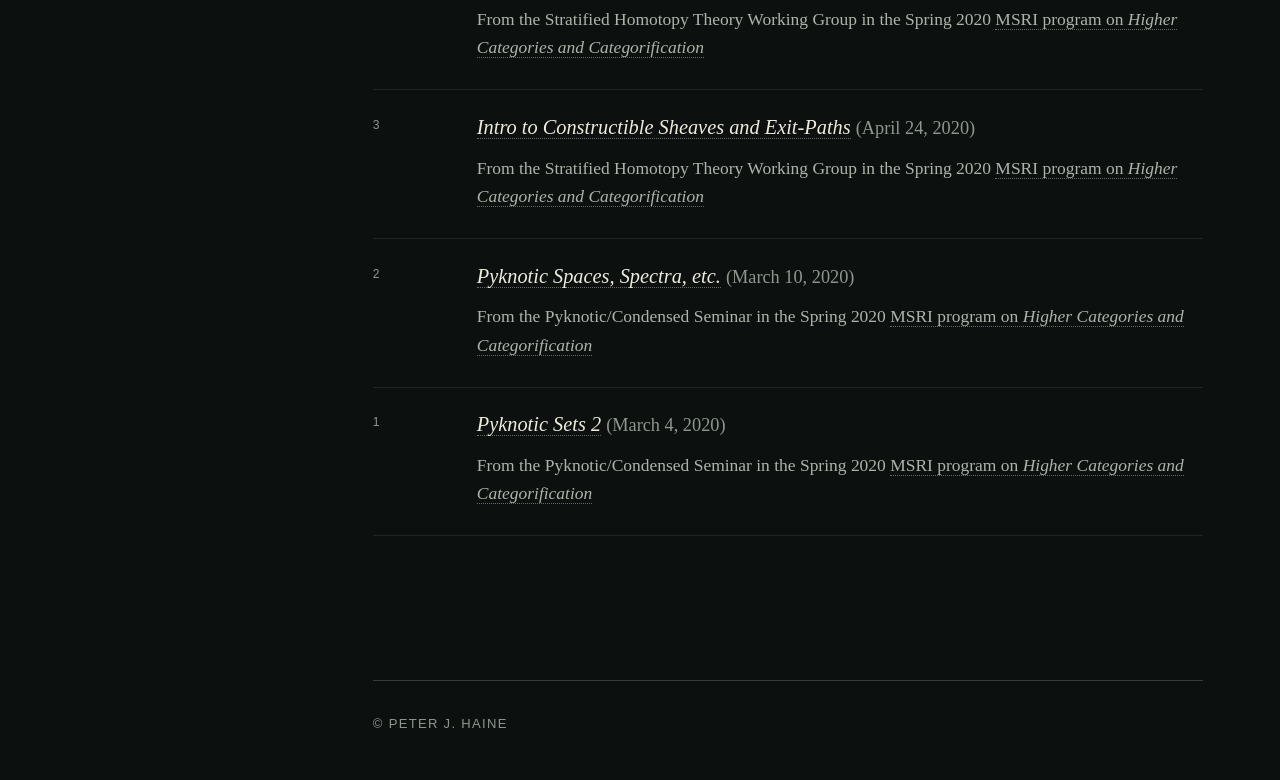
<file: talks.html>
<!DOCTYPE html>

<html lang="en">
  <head>
    <meta charset="utf-8">
    <meta content="width=device-width, initial-scale=1" name="viewport">
    <meta content="Peter J. Haine" name="author">
    <meta
      content="Recorded mathematical talks by Peter Haine."
      name="description">
    <meta content="dark" name="color-scheme">
    <meta content="#0c1110" name="theme-color">
    <link href="assets/favicon.ico" rel="icon" sizes="any">
    <link
      href="assets/favicon-32.png"
      rel="icon"
      sizes="32x32"
      type="image/png">
    <link href="assets/apple-touch-icon.png" rel="apple-touch-icon">
    <script>
      document.documentElement.classList.add("js");
    </script>
    <title>Talks — Peter Haine</title>
    <link href="assets/site.css" rel="stylesheet">
  </head>
  <body>
    <a class="skip-link" href="#main-content">Skip to main content</a>
    <div aria-hidden="true" class="atmosphere">
      <div class="mist mist-a"></div>
      <div class="mist mist-b"></div>
    </div>
    <header class="site-rail">
      <nav aria-label="Primary navigation" class="primary-nav">
        <a href="index.html">Home</a>
        <a href="research.html">Research</a>
        <a href="notes.html">Notes</a>
        <a aria-current="page" class="active" href="talks.html">Talks</a>
        <a href="teaching.html">Teaching</a>
        <a href="seminars.html">Seminars</a>
        <a
          href="https://peterjhaine.github.io/files/CV.pdf"
          rel="noopener noreferrer"
          target="_blank"
          >CV</a
        >
      </nav>
    </header>
    <main class="site-main" id="main-content" tabindex="-1">
      <header class="page-header">
        <h1>Talks</h1>
        <p class="page-intro"><em>Some videos from talks I've given.</em></p>
      </header>
      <div class="archive-tools">
        <label for="archive-search">Search this page</label>
        <input
          autocomplete="off"
          id="archive-search"
          placeholder="title, topic, conference…"
          type="search">
      </div>
      <section class="archive-section simple-list" id="videos">
        <div class="record-list record-list-no-top-rule">
          <article class="record searchable">
            <div class="record-number">12</div>
            <div class="record-body">
              <div class="record-title">
                <a
                  href="https://www.youtube.com/watch?v=ZSLCkRkW64U"
                  rel="noopener noreferrer"
                  target="_blank"
                  ><i
                    >Condensed categories of points and condensed homotopy
                    types of topoi</i
                  ></a
                >
                <span class="date">(November 17, 2026)</span>
              </div>
              <div class="record-detail">
                <p>
                  From the
                  <a
                    href="https://topos.institute/events/berkeley-seminar/"
                    rel="noopener noreferrer"
                    target="_blank"
                    >Topos Institute Berkeley Seminar</a
                  >
                </p>
              </div>
            </div>
          </article>
          <article class="record searchable">
            <div class="record-number">11</div>
            <div class="record-body">
              <div class="record-title">
                <a
                  href="https://www.youtube.com/watch?v=5BEa5q06vHg"
                  rel="noopener noreferrer"
                  target="_blank"
                  ><i>The condensed homotopy type of a scheme</i></a
                >
                <span class="date">(October 9, 2025)</span>
              </div>
              <div class="record-detail">
                <p>
                  From the October 2025 ICMS
                  <a
                    href="https://icms.ac.uk/activities/workshop/younghomotopytheorists/"
                    rel="noopener noreferrer"
                    target="_blank"
                    ><i>Young Homotopy Theorists Meeting</i></a
                  >
                </p>
              </div>
            </div>
          </article>
          <article class="record searchable">
            <div class="record-number">10</div>
            <div class="record-body">
              <div class="record-title">
                <a
                  href="https://youtu.be/p73WPN6QfQE?si=Pc2sEesjQxvrJNm_"
                  rel="noopener noreferrer"
                  target="_blank"
                  ><i>Reconstructing schemes from their étale topoi</i></a
                >
                <span class="date">(September 9, 2024)</span>
              </div>
              <div class="record-detail">
                <p>
                  From the September 2024 conference
                  <a
                    href="https://ctta.igrothendieck.org/"
                    rel="noopener noreferrer"
                    target="_blank"
                    ><i>Toposes in Mondovì</i></a
                  >
                </p>
              </div>
            </div>
          </article>
          <article class="record searchable">
            <div class="record-number">9</div>
            <div class="record-body">
              <div class="record-title">
                <a
                  href="https://www.birs.ca/events/2024/5-day-workshops/24w5258/videos/watch/202408270901-Haine.html"
                  rel="noopener noreferrer"
                  target="_blank"
                  ><i
                    >Interactions between homotopy theory and algebraic
                    geometry</i
                  ></a
                >
                <span class="date">(August 27, 2024)</span>
              </div>
              <div class="record-detail">
                <p>
                  From an overview talk at the August 2024 Banff workshop on
                  <a
                    href="https://www.birs.ca/events/2024/5-day-workshops/24w5258"
                    rel="noopener noreferrer"
                    target="_blank"
                    ><i>Enumerative Geometry Beyond Spaces</i></a
                  >
                </p>
              </div>
            </div>
          </article>
          <article class="record searchable">
            <div class="record-number">8</div>
            <div class="record-body">
              <div class="record-title">
                <a
                  href="https://www.youtube.com/watch?v=XSSo09HdWJE"
                  rel="noopener noreferrer"
                  target="_blank"
                  ><i>Reconstruction in algebraic geometry</i></a
                >
                <span class="date">(January 12, 2023)</span>
              </div>
              <div class="record-detail">
                <p>
                  A survey/introduction to some reconstruction results in
                  algebraic geometry aimed at an audience of graduate students
                  across all areas of math for the
                  <a
                    href="https://www.ias.edu/math/events/so"
                    rel="noopener noreferrer"
                    target="_blank"
                    >IAS Spring Opportunities Workshop</a
                  >
                </p>
              </div>
            </div>
          </article>
          <article class="record searchable">
            <div class="record-number">7</div>
            <div class="record-body">
              <div class="record-title">
                <a
                  href="https://youtu.be/jP_9ZkadWz0"
                  rel="noopener noreferrer"
                  target="_blank"
                  ><i>Exit-path categories in geometry and topology</i></a
                >
                <span class="date">(September 22, 2022)</span>
              </div>
              <div class="record-detail">
                <p>
                  A general-audience 15-minute introduction to exit-path
                  categories and some applications for the
                  <a
                    href="https://www.ias.edu/video-tags/short-talks-postdoctoral-members"
                    rel="noopener noreferrer"
                    target="_blank"
                    >IAS Short talks by Postdoctoral Members</a
                  >
                </p>
              </div>
            </div>
          </article>
          <article class="record searchable">
            <div class="record-number">6</div>
            <div class="record-body">
              <div class="record-title">
                <a
                  href="http://www.birs.ca/events/2022/5-day-workshops/22w5108/videos/watch/202207071401-Haine.html"
                  rel="noopener noreferrer"
                  target="_blank"
                  ><i
                    >Galois-theoretic reconstruction of schemes and exodromy</i
                  ></a
                >
                <span class="date">(July 7, 2022)</span>
              </div>
              <div class="record-detail">
                <p>
                  From the July 2022 Banff workshop on
                  <a
                    href="https://www.birs.ca/events/2022/5-day-workshops/22w5108"
                    rel="noopener noreferrer"
                    target="_blank"
                    >Derived Categories, Arithmetic, and Reconstruction in
                    Algebraic Geometry</a
                  >
                </p>
              </div>
            </div>
          </article>
          <article class="record searchable">
            <div class="record-number">5</div>
            <div class="record-body">
              <div class="record-title">
                <a
                  href="https://www.youtube.com/watch?v=5tIgqBALS18"
                  rel="noopener noreferrer"
                  target="_blank"
                  ><i>Stratified étale homotopy theory</i></a
                >
                <span class="date">(May 20, 2020)</span>
              </div>
              <div class="record-detail">
                <p>
                  From the May 2020 edition of the Zoom conference in
                  <a
                    href="https://www.muramatik.com/motives-what-not/"
                    rel="noopener noreferrer"
                    target="_blank"
                    >Motives &amp; What Not</a
                  >
                </p>
              </div>
            </div>
          </article>
          <article class="record searchable">
            <div class="record-number">4</div>
            <div class="record-body">
              <div class="record-title">
                <a
                  href="https://www.youtube.com/watch?v=T_R5r1VR-gk&amp;t=3359s"
                  rel="noopener noreferrer"
                  target="_blank"
                  ><i>The Homotopy Theory of Stratified Spaces</i></a
                >
                <span class="date">(April 28, 2020)</span>
              </div>
              <div class="record-detail">
                <p>
                  From the Stratified Homotopy Theory Working Group in the
                  Spring 2020
                  <a
                    href="https://www.slmath.org/programs/323"
                    rel="noopener noreferrer"
                    target="_blank"
                    >MSRI program on
                    <i>Higher Categories and Categorification</i></a
                  >
                </p>
              </div>
            </div>
          </article>
          <article class="record searchable">
            <div class="record-number">3</div>
            <div class="record-body">
              <div class="record-title">
                <a
                  href="https://www.youtube.com/watch?v=TWzo7NS1VTY"
                  rel="noopener noreferrer"
                  target="_blank"
                  ><i>Intro to Constructible Sheaves and Exit-Paths</i></a
                >
                <span class="date">(April 24, 2020)</span>
              </div>
              <div class="record-detail">
                <p>
                  From the Stratified Homotopy Theory Working Group in the
                  Spring 2020
                  <a
                    href="https://www.slmath.org/programs/323"
                    rel="noopener noreferrer"
                    target="_blank"
                    >MSRI program on
                    <i>Higher Categories and Categorification</i></a
                  >
                </p>
              </div>
            </div>
          </article>
          <article class="record searchable">
            <div class="record-number">2</div>
            <div class="record-body">
              <div class="record-title">
                <a
                  href="https://www.msri.org/seminars/24750"
                  rel="noopener noreferrer"
                  target="_blank"
                  ><i>Pyknotic Spaces, Spectra, etc.</i></a
                >
                <span class="date">(March 10, 2020)</span>
              </div>
              <div class="record-detail">
                <p>
                  From the Pyknotic/Condensed Seminar in the Spring 2020
                  <a
                    href="https://www.slmath.org/programs/323"
                    rel="noopener noreferrer"
                    target="_blank"
                    >MSRI program on
                    <i>Higher Categories and Categorification</i></a
                  >
                </p>
              </div>
            </div>
          </article>
          <article class="record searchable">
            <div class="record-number">1</div>
            <div class="record-body">
              <div class="record-title">
                <a
                  href="https://www.msri.org/seminars/24915"
                  rel="noopener noreferrer"
                  target="_blank"
                  ><i>Pyknotic Sets 2</i></a
                >
                <span class="date">(March 4, 2020)</span>
              </div>
              <div class="record-detail">
                <p>
                  From the Pyknotic/Condensed Seminar in the Spring 2020
                  <a
                    href="https://www.slmath.org/programs/323"
                    rel="noopener noreferrer"
                    target="_blank"
                    >MSRI program on
                    <i>Higher Categories and Categorification</i></a
                  >
                </p>
              </div>
            </div>
          </article>
        </div>
      </section>
      <footer class="site-footer">
        <span>© Peter J. Haine</span>
      </footer>
    </main>
    <script src="assets/site.js"></script>
  </body>
</html>
</file>
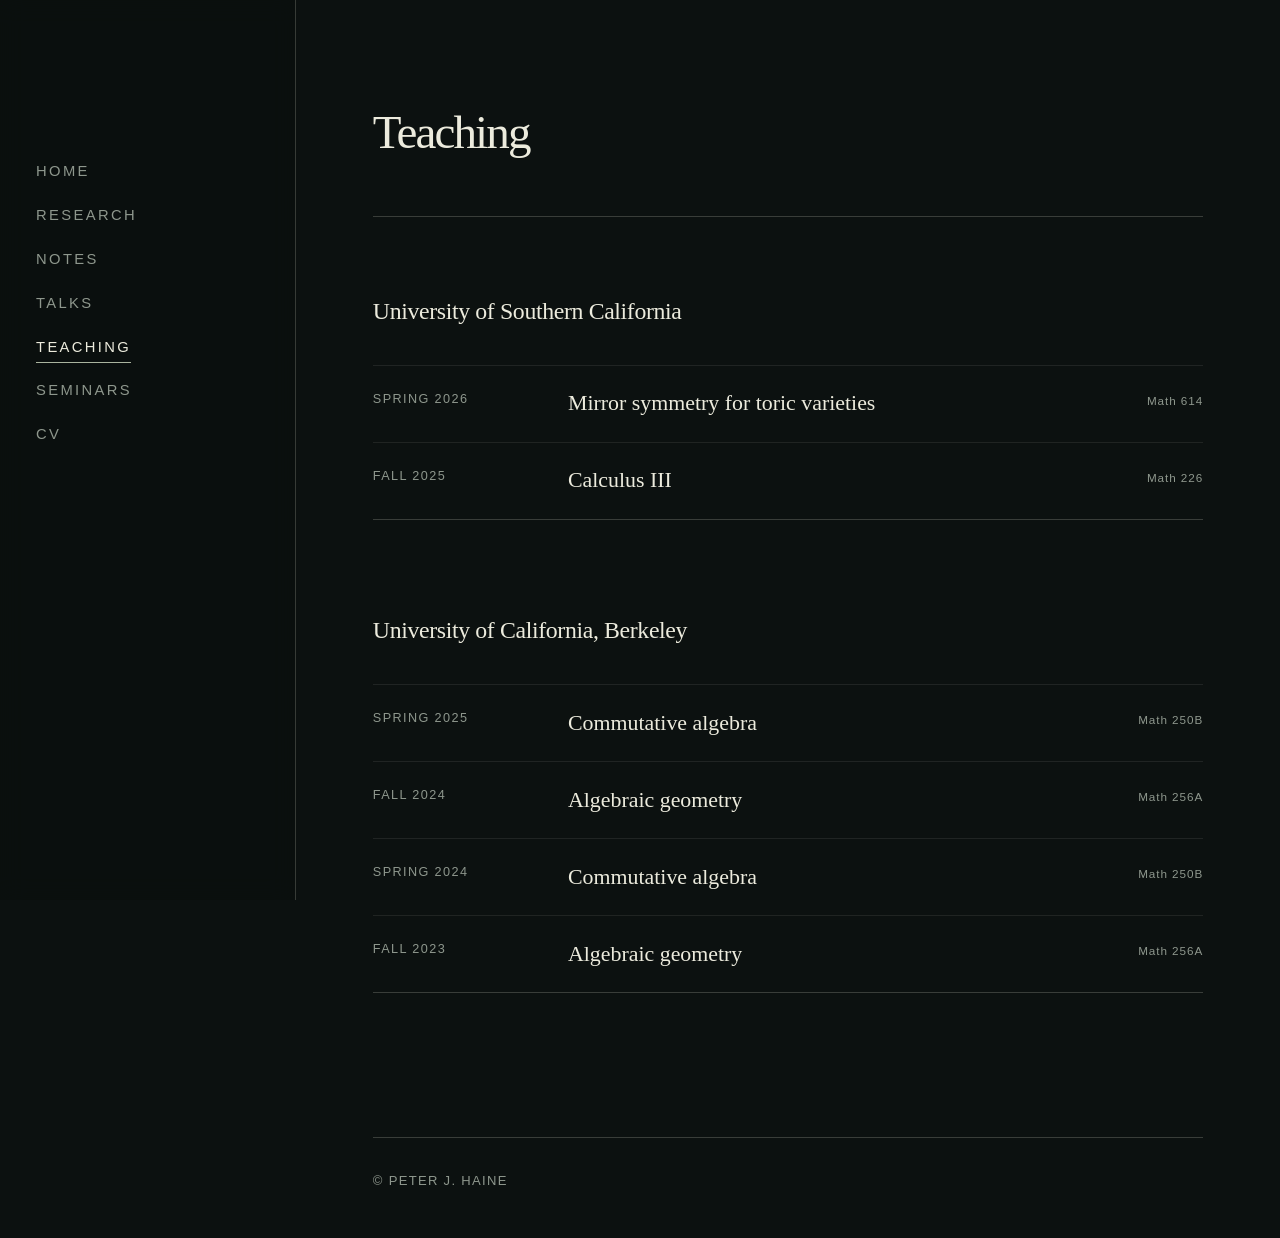
<file: teaching.html>
<!DOCTYPE html>

<html lang="en">
  <head>
    <meta charset="utf-8">
    <meta content="width=device-width, initial-scale=1" name="viewport">
    <meta content="Peter J. Haine" name="author">
    <meta
      content="Courses taught by Peter Haine at the University of Southern California and the University of California, Berkeley."
      name="description">
    <meta content="dark" name="color-scheme">
    <meta content="#0c1110" name="theme-color">
    <link href="assets/favicon.ico" rel="icon" sizes="any">
    <link
      href="assets/favicon-32.png"
      rel="icon"
      sizes="32x32"
      type="image/png">
    <link href="assets/apple-touch-icon.png" rel="apple-touch-icon">
    <script>
      document.documentElement.classList.add("js");
    </script>
    <title>Teaching — Peter Haine</title>
    <link href="assets/site.css" rel="stylesheet">
  </head>
  <body class="teaching-page">
    <a class="skip-link" href="#main-content">Skip to main content</a>
    <div aria-hidden="true" class="atmosphere">
      <div class="mist mist-a"></div>
      <div class="mist mist-b"></div>
    </div>
    <header class="site-rail">
      <nav aria-label="Primary navigation" class="primary-nav">
        <a href="index.html">Home</a>
        <a href="research.html">Research</a>
        <a href="notes.html">Notes</a>
        <a href="talks.html">Talks</a>
        <a aria-current="page" class="active" href="teaching.html">Teaching</a>
        <a href="seminars.html">Seminars</a>
        <a
          href="https://peterjhaine.github.io/files/CV.pdf"
          rel="noopener noreferrer"
          target="_blank"
          >CV</a
        >
      </nav>
    </header>
    <main class="site-main" id="main-content" tabindex="-1">
      <header class="page-header">
        <h1>Teaching</h1>
      </header>
      <section class="archive-section teaching-list">
        <div class="archive-heading university-heading">
          <span></span>
          <h2>University of Southern California</h2>
        </div>
        <article class="course-row">
          <div class="course-term">Spring 2026</div>
          <div class="course-title">Mirror symmetry for toric varieties</div>
          <div class="course-number">Math 614</div>
        </article>
        <article class="course-row">
          <div class="course-term">Fall 2025</div>
          <div class="course-title">Calculus III</div>
          <div class="course-number">Math 226</div>
        </article>
      </section>
      <section class="archive-section teaching-list">
        <div class="archive-heading university-heading">
          <span></span>
          <h2>University of California, Berkeley</h2>
        </div>
        <article class="course-row">
          <div class="course-term">Spring 2025</div>
          <div class="course-title">Commutative algebra</div>
          <div class="course-number">Math 250B</div>
        </article>
        <article class="course-row">
          <div class="course-term">Fall 2024</div>
          <div class="course-title">Algebraic geometry</div>
          <div class="course-number">Math 256A</div>
        </article>
        <article class="course-row">
          <div class="course-term">Spring 2024</div>
          <div class="course-title">Commutative algebra</div>
          <div class="course-number">Math 250B</div>
        </article>
        <article class="course-row">
          <div class="course-term">Fall 2023</div>
          <div class="course-title">Algebraic geometry</div>
          <div class="course-number">Math 256A</div>
        </article>
      </section>
      <footer class="site-footer">
        <span>© Peter J. Haine</span>
      </footer>
    </main>
    <script src="assets/site.js"></script>
  </body>
</html>
</file>
<file: assets/site.css>
/* Design tokens */
:root {
  --ink: #0c1110;
  --paper: #ecebdd;
  --paper-soft: #c8c9bf;
  --muted: #8e978d;
  --sage: #aab49f;
  --line: rgba(236, 235, 221, 0.2);
  --line-soft: rgba(231, 229, 218, 0.09);
  --rail: 18.5rem;
  --serif:
    "Minion Pro", "Minion 3", "Iowan Old Style", "Palatino Linotype",
    "Book Antiqua", Palatino, Georgia, serif;
  --sans:
    "Myriad Pro", "Myriad 3", Inter, ui-sans-serif, -apple-system,
    BlinkMacSystemFont, "Segoe UI", Helvetica, Arial, sans-serif;
}

/* Base */
* {
  box-sizing: border-box;
}
html {
  scroll-behavior: smooth;
  background: var(--ink);
}
body {
  margin: 0;
  background: var(--ink);
  color: var(--paper);
  font-family: var(--serif);
  font-size: 20.4px;
  line-height: 1.72;
  text-rendering: optimizeLegibility;
}
::selection {
  background: var(--sage);
  color: var(--ink);
}
a {
  color: inherit;
  text-decoration: none;
  border-bottom: 1px dotted rgba(231, 229, 218, 0.42);
  transition:
    color 0.2s ease,
    border-bottom-color 0.2s ease;
}
a:hover {
  color: #fff;
  border-bottom-color: transparent;
}

[hidden] {
  display: none !important;
}

a:focus-visible,
input:focus-visible {
  outline: 2px solid var(--sage);
  outline-offset: 4px;
}
.skip-link {
  position: fixed;
  z-index: 100;
  top: 1rem;
  left: 1rem;
  padding: 0.55rem 0.75rem;
  color: var(--ink);
  background: var(--paper);
  border: 0;
  font-family: var(--sans);
  font-size: 0.864rem;
  letter-spacing: 0.08em;
  text-transform: uppercase;
  transform: translateY(-200%);
  transition: transform 0.2s ease;
}
.skip-link:focus {
  color: var(--ink);
  transform: translateY(0);
}
.visually-hidden {
  position: absolute !important;
  width: 1px !important;
  height: 1px !important;
  padding: 0 !important;
  margin: -1px !important;
  overflow: hidden !important;
  clip: rect(0, 0, 0, 0) !important;
  white-space: nowrap !important;
  border: 0 !important;
}

/* Atmospheric background */
.atmosphere {
  position: fixed;
  inset: 0;
  z-index: -2;
  overflow: hidden;
  pointer-events: none;
}
.atmosphere:before {
  content: "";
  position: absolute;
  inset: 0;
  background:
    radial-gradient(
      circle at 76% 7%,
      rgba(134, 151, 125, 0.12),
      transparent 30%
    ),
    radial-gradient(circle at 62% 58%, rgba(78, 91, 81, 0.1), transparent 38%),
    linear-gradient(145deg, #0e1412 0%, #0b100f 52%, #101815 100%);
}
.mist {
  position: absolute;
  border-radius: 50%;
  filter: blur(70px);
  opacity: 0.22;
}
.mist-a {
  width: 55vw;
  height: 22vw;
  right: -15vw;
  top: 26vh;
  background: #546157;
}
.mist-b {
  width: 40vw;
  height: 18vw;
  left: 30vw;
  bottom: -8vw;
  background: #313c35;
}

/* Layout and navigation */
.site-rail {
  position: fixed;
  left: 0;
  top: 0;
  bottom: 0;
  width: var(--rail);
  padding: 2.5rem 2.25rem 2rem;
  border-right: 1px solid var(--line);
  display: flex;
  flex-direction: column;
  z-index: 10;
  background: rgba(10, 15, 13, 0.43);
  backdrop-filter: blur(12px);
  transition: opacity 2.4s cubic-bezier(0.4, 0, 0.2, 1);
}
.primary-nav {
  display: flex;
  flex-direction: column;
  gap: 0.52rem;
}
.primary-nav a {
  font-family: var(--sans);
  font-size: 0.924rem;
  letter-spacing: 0.16em;
  text-transform: uppercase;
  text-decoration: none;
  border-bottom: none;
  color: var(--muted);
  padding: 0.32rem 0;
  position: relative;
  width: max-content;
}
.primary-nav a:before {
  content: "";
  position: absolute;
  left: 0;
  bottom: 0.1rem;
  width: 0;
  height: 1px;
  background: var(--sage);
  transition: width 1.5s cubic-bezier(0.4, 0, 0.2, 1);
}
.primary-nav a:hover,
.primary-nav a.active {
  color: var(--paper);
}
html:not(.js) .primary-nav a.active:before,
html.js.page-is-ready .primary-nav a.active:before {
  width: 100%;
}
html.js:not(.page-is-ready) .primary-nav a.active:before {
  width: 0;
}
.site-main {
  margin-left: var(--rail);
  min-height: 100vh;
  padding: 0 clamp(2rem, 6vw, 7rem);
}
.site-footer {
  max-width: 76rem;
  margin: 8rem auto 0;
  padding: 2rem 0 2.8rem;
  border-top: 1px solid var(--line);
  display: flex;
  justify-content: space-between;
  gap: 2rem;
  color: var(--muted);
  font-family: var(--sans);
  font-size: 0.816rem;
  letter-spacing: 0.1em;
  text-transform: uppercase;
}

/* Home */
.hero {
  max-width: none;
  margin: 0 calc(-1 * clamp(2rem, 6vw, 7rem));
  min-height: 92vh;
  display: flex;
  align-items: center;
  padding: 7rem clamp(2rem, 8vw, 9rem);
  position: relative;
  overflow: hidden;
}
.hero-fog {
  background-image:
    linear-gradient(
      180deg,
      rgba(7, 10, 11, 0.82) 0%,
      rgba(8, 12, 13, 0.58) 24%,
      rgba(8, 12, 13, 0.28) 48%,
      rgba(10, 14, 14, 0.54) 78%,
      rgba(12, 17, 16, 0.92) 100%
    ),
    linear-gradient(
      90deg,
      rgba(7, 10, 11, 0.56) 0%,
      rgba(7, 10, 11, 0.36) 24%,
      rgba(7, 10, 11, 0.16) 46%,
      rgba(7, 10, 11, 0.18) 100%
    ),
    url("hero-background-option-5.png");
  background-position: center center, center center, 64% 48%;
  background-repeat: no-repeat;
  background-size: cover;
}
.hero-fog::before,
.hero-fog::after {
  content: "";
  position: absolute;
  pointer-events: none;
  border-radius: 50%;
}
.hero-fog::before {
  width: 74vw;
  height: 28vw;
  right: -12vw;
  top: 8vh;
  background: rgba(114, 138, 122, 0.13);
  filter: blur(110px);
  transform: rotate(-8deg);
}
.hero-fog::after {
  width: 64vw;
  height: 24vw;
  left: 10vw;
  bottom: 4vh;
  background: rgba(80, 104, 91, 0.16);
  filter: blur(118px);
  transform: rotate(7deg);
}
.hero-copy {
  position: relative;
  z-index: 1;
  max-width: 42rem;
}
.hero h1,
.page-header h1 {
  margin: 0;
  font-weight: 400;
}
.hero-meta {
  margin-top: 3.1rem;
  color: var(--paper-soft);
  font-size: 1.14rem;
}
.page-section {
  max-width: 76rem;
  margin: 0 auto;
  padding: 7rem 0 3rem;
  border-top: 1px solid var(--line);
}
.measure {
  max-width: 46rem;
}
.prose p {
  margin: 0 0 1.45rem;
}

/* Interior page headers and search */
.page-header {
  max-width: 76rem;
  margin: 0 auto;
  padding: 7rem 0 4rem;
  border-bottom: 1px solid var(--line);
}
.page-header h1 {
  font-size: clamp(1.92rem, 3.68vw, 3.72rem);
  letter-spacing: -0.04em;
  line-height: 0.85;
}
.page-intro {
  max-width: 47rem;
  color: var(--paper-soft);
  font-size: 1.272rem;
  margin: 2.3rem 0 0;
}
.archive-tools {
  max-width: 76rem;
  margin: 0 auto;
  padding: 2.2rem 0;
  display: grid;
  grid-template-columns: auto minmax(14rem, 1fr) auto;
  gap: 1rem;
  align-items: center;
}
.archive-tools label {
  display: flex;
  flex-direction: column;
  align-items: flex-start;
  font-family: var(--sans);
  font-size: 0.756rem;
  line-height: 1.45;
  letter-spacing: 0.15em;
  text-transform: uppercase;
  color: var(--muted);
}
.search-status {
  min-height: 0.85rem;
  margin-top: 0.22rem;
  color: #687168;
  font-size: 0.672rem;
  letter-spacing: 0.04em;
  text-transform: none;
  white-space: nowrap;
}
.archive-tools input {
  width: 100%;
  background: transparent;
  border: 0;
  border-bottom: 1px solid var(--line);
  color: var(--paper);
  font: inherit;
  padding: 0.6rem 0.1rem;
  outline: none;
}
.archive-tools input:focus {
  border-color: var(--sage);
}
.archive-tools input::placeholder {
  color: #687168;
}
.section-nav {
  display: flex;
  gap: 1.2rem;
  flex-wrap: wrap;
  justify-content: flex-end;
}
.section-nav a {
  font-family: var(--sans);
  font-size: 0.744rem;
  letter-spacing: 0.13em;
  text-transform: uppercase;
  color: var(--muted);
  text-decoration: none;
  border-bottom: none;
}
.section-nav a:hover {
  color: var(--paper);
}

.archive-tools-research {
  grid-template-columns: auto minmax(14rem, 1fr);
  row-gap: 0.8rem;
}

.section-nav-block {
  grid-column: 1 / -1;
  justify-self: start;
  width: max-content;
  max-width: 100%;
}

.archive-tools-research .section-nav {
  justify-content: flex-start;
  margin-bottom: 0;
}

.section-nav-divider {
  display: block;
  width: 110%;
  margin: 0.7rem 0 0.2rem;
  border-top: 1px solid var(--line);
}

.section-nav-first::before {
  content: "↓";
  display: inline-block;
  margin-right: 0.45em;
  font-size: 0.82em;
  line-height: 1;
  vertical-align: 0.08em;
}

/* Archive records */
.archive-section {
  max-width: 76rem;
  margin: 0 auto;
  padding: 6rem 0 1rem;
}
.archive-heading {
  display: grid;
  grid-template-columns: 5.2rem 1fr;
  gap: 1.3rem;
  align-items: start;
  margin-bottom: 2.4rem;
}
.archive-heading > span {
  font-family: var(--serif);
  font-size: 1.08rem;
  line-height: 1;
  font-style: normal;
  letter-spacing: 0.04em;
  text-transform: none;
  color: var(--sage);
  padding-top: 0.16rem;
}
.archive-heading h2 {
  font-weight: 400;
  font-size: clamp(1.4rem, 2.8vw, 2.8rem);
  letter-spacing: -0.035em;
  line-height: 1;
  margin: 0;
}
.archive-heading h2 small {
  font-size: 0.38em;
  color: var(--muted);
  letter-spacing: 0.02em;
}
.record-list {
  border-top: 1px solid var(--line);
}
.record {
  display: grid;
  grid-template-columns: 5.2rem minmax(0, 1fr);
  gap: 1.3rem;
  padding: 1.35rem 0 1.5rem;
  border-bottom: 1px solid var(--line-soft);
  transition: opacity 0.2s ease;
}
.record-number {
  font-family: var(--sans);
  font-size: 0.756rem;
  letter-spacing: 0.12em;
  color: var(--muted);
  padding-top: 0.2rem;
}
.record-title {
  font-size: 1.272rem;
  line-height: 1.55;
}
.record-title .date {
  color: var(--muted);
  font-size: 0.9em;
}
.record-detail {
  margin-top: 0.65rem;
  max-width: 58rem;
  color: #aeb3aa;
  font-size: 1.092rem;
  line-height: 1.62;
}
.record-detail p {
  margin: 0.22rem 0;
}
.record.is-hidden {
  display: none;
}
.collaborators .prose {
  margin-left: 6.5rem;
  color: var(--paper-soft);
}

/* Teaching */
.teaching-list {
  padding-top: 5rem;
}
.course-row {
  display: grid;
  grid-template-columns: 11rem minmax(0, 1fr) 5.75rem;
  gap: 1.2rem;
  border-top: 1px solid var(--line-soft);
  padding: 1.2rem 0;
}
.course-term {
  font-family: var(--sans);
  font-size: 0.792rem;
  letter-spacing: 0.11em;
  text-transform: uppercase;
  color: var(--muted);
  padding-top: 0.24rem;
}
.course-title {
  font-size: 1.368rem;
}
.course-number {
  font-family: var(--sans);
  font-size: 0.732rem;
  letter-spacing: 0.08em;
  color: var(--muted);
  text-align: right;
  padding-top: 0.34rem;
  white-space: nowrap;
}

/* Seminar detail page */
.seminar-quote {
  margin: 1rem 0 2rem 6.5rem;
  font-style: italic;
  font-size: 1.5rem;
  color: var(--paper-soft);
}
.seminar-meta {
  margin: 0 0 3.5rem 6.5rem;
  color: var(--paper-soft);
}
.grt h2 {
  font-weight: 400;
  font-size: 1.6rem;
  margin: 4.5rem 0 1rem 6.5rem;
}
.subhead {
  margin: 0 0 1rem 6.5rem;
  color: var(--sage);
  font-size: 1.0625rem;
  font-style: italic;
}
.table-wrap {
  overflow-x: auto;
  margin-left: 6.5rem;
}
table {
  border-collapse: collapse;
  width: 100%;
  font-size: 1.08rem;
}
th,
td {
  padding: 0.75rem 0.8rem 0.75rem 0;
  border-top: 1px solid var(--line-soft);
  font-weight: 400;
  text-align: left;
  vertical-align: top;
}
thead th {
  color: var(--muted);
  font-family: var(--sans);
  font-size: 0.61rem;
  letter-spacing: 0.08em;
  text-transform: uppercase;
}
.schedule-table tbody th,
.reference-table tbody th {
  font-family: var(--sans);
  font-size: 0.792rem;
  letter-spacing: 0.08em;
  color: var(--muted);
  white-space: nowrap;
  width: 5.5rem;
}
.schedule-table td:nth-child(2) {
  width: 13rem;
  color: var(--paper-soft);
}
.schedule-table td:last-child {
  width: 5rem;
}
.reference-table tbody th {
  width: 4.5rem;
}

@media (max-width: 980px) {
  :root {
    --rail: 0rem;
  }
  .site-rail {
    position: sticky;
    top: 0;
    width: 100%;
    height: auto;
    padding: 1rem 1.25rem;
    border-right: 0;
    border-bottom: 1px solid var(--line);
    display: block;
    overflow: hidden;
  }
  .primary-nav {
    flex-direction: row;
    justify-content: flex-start;
    overflow-x: auto;
    gap: 1rem;
    padding-right: 2.5rem;
    scrollbar-width: none;
    overscroll-behavior-x: contain;
    -webkit-overflow-scrolling: touch;
  }
  .primary-nav::-webkit-scrollbar {
    display: none;
  }
  .primary-nav a {
    white-space: nowrap;
    font-size: 0.744rem;
    flex: 0 0 auto;
  }
  .site-rail::before,
  .site-rail::after {
    content: "";
    position: absolute;
    z-index: 3;
    top: 0;
    bottom: 0;
    width: 2.6rem;
    opacity: 0;
    pointer-events: none;
    transition: opacity 0.25s ease;
  }
  .site-rail::before {
    left: 0;
    background: linear-gradient(
      90deg,
      rgba(12, 17, 16, 0.98),
      rgba(12, 17, 16, 0)
    );
  }
  .site-rail::after {
    right: 0;
    background: linear-gradient(
      90deg,
      rgba(12, 17, 16, 0),
      rgba(12, 17, 16, 0.98)
    );
  }
  .site-rail.nav-can-scroll-left::before,
  .site-rail.nav-can-scroll-right::after {
    opacity: 0.78;
  }
  .site-main {
    margin-left: 0;
    padding: 0 1.4rem;
  }
  .hero {
    min-height: 82vh;
    padding: 5.5rem 2.2rem;
    margin: 0 -1.4rem;
  }
  .hero-copy {
    max-width: 36rem;
  }
}
@media (max-width: 700px) {
  body {
    font-size: 19.2px;
  }
  .site-rail {
    display: block;
    padding: 0.9rem 1rem;
  }
  .primary-nav {
    justify-content: flex-start;
    padding-bottom: 0.15rem;
  }
  .hero {
    padding-top: 4.5rem;
  }
  .hero h1 {
    font-size: clamp(4rem, 22vw, 6.7rem);
  }
  .page-header {
    padding: 4.5rem 0 3rem;
  }
  .page-header h1 {
    font-size: clamp(1.92rem, 8.96vw, 3rem);
  }
  .archive-tools {
    grid-template-columns: 1fr;
    gap: 0.7rem;
  }
  .section-nav-block {
    grid-column: 1;
  }
  .section-nav {
    justify-content: flex-start;
    margin-top: 0.5rem;
  }
  .archive-heading,
  .record {
    grid-template-columns: 3rem 1fr;
    gap: 0.8rem;
  }
  .archive-section {
    padding-top: 4.5rem;
  }
  .collaborators .prose,
  .seminar-quote,
  .seminar-meta,
  .grt h2,
  .subhead,
  .table-wrap {
    margin-left: 3.8rem;
  }
  .course-row {
    grid-template-columns: 1fr auto;
    gap: 0.35rem 1rem;
  }
  .course-term {
    grid-column: 1/-1;
  }
  .course-number {
    align-self: baseline;
    padding-top: 0.16rem;
  }
  .site-footer {
    flex-direction: column;
    margin-top: 5rem;
  }
}
@media (prefers-reduced-motion: reduce) {
  html {
    scroll-behavior: auto;
  }
  *,
  *::before,
  *::after {
    animation-duration: 0.01ms !important;
    animation-iteration-count: 1 !important;
    transition-duration: 0.01ms !important;
  }
}

.simple-list {
  padding-top: 3rem;
}

.collaborators-divider {
  padding-bottom: 2rem;
  border-bottom: 1px solid var(--line);
}

.record-list-no-top-rule {
  border-top: none;
}

.seminars-list {
  padding-top: 3rem;
}

.hero-address {
  margin-top: 2.35rem;
  font-size: 1.254rem;
  font-style: italic;
  line-height: 1.75;
}

.university-heading {
  grid-template-columns: 1fr;
}
.university-heading h2 {
  font-size: clamp(1.296rem, 1.86vw, 1.8rem);
  line-height: 1.25;
  letter-spacing: -0.015em;
}
.university-heading > span {
  display: none;
}

/* Desktop auto-hiding sidebar on pages other than Home. */
@media (min-width: 981px) {
  body.rail-autohide-enabled .site-rail {
    will-change: opacity;
  }

  body.rail-autohide-enabled.rail-is-hidden .site-rail {
    opacity: 0;
    transition: opacity 1.8s cubic-bezier(0.4, 0, 0.2, 1);
    pointer-events: none;
  }

  .rail-reveal-zone {
    position: fixed;
    z-index: 40;
    inset: 0 auto 0 0;
    width: var(--rail);
    pointer-events: none;
    background: transparent;
  }

  body.rail-autohide-enabled.rail-is-hidden .rail-reveal-zone {
    pointer-events: auto;
  }
}

@media (prefers-reduced-motion: reduce) {
  .site-rail {
    transition: none;
  }
}

@media (min-width: 981px) {
  .site-rail > .primary-nav {
    margin-top: 7.1rem;
  }
}

.hero h1 {
  font-size: clamp(3.6rem, 7.2vw, 7.2rem);
  letter-spacing: 0.005em;
  line-height: 0.93;
}

@media (max-width: 640px) {
  .hero h1 {
    font-size: clamp(3.2rem, 17.6vw, 5.36rem);
  }
}

/* Gentle transitions between internal pages. The persistent background and
   sidebar remain visually stable while the page content fades. */
html.js .site-main {
  opacity: 0;
}
html.js.page-is-ready .site-main {
  opacity: 1;
  transition: opacity 1.5s cubic-bezier(0.4, 0, 0.2, 1);
}
html.js.page-is-leaving .site-main {
  opacity: 0;
  transition: opacity 1s cubic-bezier(0.4, 0, 0.2, 1);
  pointer-events: none;
}

@media (prefers-reduced-motion: reduce) {
  html.js .site-main,
  html.js.page-is-ready .site-main,
  html.js.page-is-leaving .site-main {
    opacity: 1;
    transition: none;
  }
}

/* Keep each sticky Research heading within its own section. Removing the
   section's trailing padding makes the final record divider the exact point
   at which the heading is released and scrolls away with the section. */
body.research-page .archive-section {
  position: relative;
  padding-bottom: 0;
}

body.research-page .archive-heading {
  align-self: start;
  margin-bottom: 0;
}

body.research-page .archive-heading + .record-list,
body.research-page .archive-heading + .prose {
  margin-top: 2.4rem;
}

/* Research subsection headings follow their own section to its final divider. */
@media (min-width: 981px) {
  body.research-page .archive-heading {
    position: sticky;
    top: 0;
    z-index: 6;
    margin-left: -1rem;
    margin-right: -1rem;
    padding: 1.9rem 1rem 1rem;
    background: rgb(12, 17, 16);
    box-shadow: 0 0.9rem 1.5rem rgba(12, 17, 16, 0.34);
  }
}

@media (max-width: 980px) {
  body.research-page .archive-heading {
    position: sticky;
    top: 4.15rem;
    z-index: 6;
    margin-left: -0.65rem;
    margin-right: -0.65rem;
    padding: 0.75rem 0.65rem 0.9rem;
    background: rgb(12, 17, 16);
    box-shadow: 0 0.8rem 1.3rem rgba(12, 17, 16, 0.34);
  }

  body.research-page .archive-heading::before {
    content: "";
    position: absolute;
    left: 0;
    right: 0;
    bottom: 100%;
    height: 4.15rem;
    background: rgb(12, 17, 16);
  }
}

html.constant-scroll {
  scroll-behavior: auto !important;
}

/* Retract the active-page underline as navigation begins. Because the
   underline remains anchored at the left edge and uses the same width
   transition as hover, this is the reverse of its hover appearance. */
html.js.page-is-leaving .primary-nav a.active::before {
  width: 0;
  transition-duration: 1s;
  transition-timing-function: cubic-bezier(0.4, 0, 0.2, 1);
}

.about-section .prose {
  margin-top: 3.4rem;
  font-size: 1.254rem;
}

.search-status[data-state="matches"]::after,
.search-status[data-state="empty"]::after {
  display: inline-block;
  margin-left: 0.38em;
  font-size: 0.78em;
  line-height: 1;
  vertical-align: 0.08em;
}

.search-status[data-state="matches"]::after {
  content: "↓";
}

.search-status[data-state="empty"]::after {
  content: "×";
  font-size: 0.88em;
}

body.research-page .archive-heading > span {
  font-size: 1.25em;
}

/* Complete each Teaching table with the same closing hairline used between rows. */
body.teaching-page .teaching-list > .course-row:last-child {
  border-bottom: 1px solid var(--line);
}

/* Optional Home-page announcements.
   Add `hidden` to the section in index.html to disable it temporarily. */
.home-announcements {
  max-width: 76rem;
  margin: 0 auto;
  padding: 4.25rem 0 4rem;
  border-top: 1px solid var(--line);
}

.announcements-kicker {
  margin: 0 0 1.75rem;
  font-family: var(--sans);
  font-size: 0.66rem;
  font-weight: 400;
  line-height: 1.2;
  letter-spacing: 0.18em;
  text-transform: uppercase;
  color: var(--sage);
}

.announcement-list {
  border-top: 1px solid var(--line-soft);
}

.announcement-item {
  display: grid;
  grid-template-columns: 9rem minmax(0, 1fr);
  gap: 1.75rem;
  padding: 1.5rem 0 1.65rem;
  border-bottom: 1px solid var(--line-soft);
}

.announcement-meta {
  display: flex;
  flex-direction: column;
  gap: 0.22rem;
  padding-top: 0.23rem;
  font-family: var(--sans);
  font-size: 0.732rem;
  line-height: 1.5;
  letter-spacing: 0.1em;
  text-transform: uppercase;
  color: var(--muted);
}

.announcement-body h3 {
  margin: 0 0 0.42rem;
  font-size: 1.24rem;
  font-weight: 400;
  line-height: 1.3;
  letter-spacing: -0.01em;
}

.announcement-body p {
  max-width: 46rem;
  margin: 0;
  color: var(--paper-soft);
  font-size: 1.152rem;
}

@media (max-width: 640px) {
  .home-announcements {
    padding: 3.15rem 0 2.85rem;
  }

  .announcement-item {
    grid-template-columns: 1fr;
    gap: 0.65rem;
    padding: 1.35rem 0 1.5rem;
  }

  .announcement-meta {
    flex-direction: row;
    flex-wrap: wrap;
    gap: 0.3rem 0.9rem;
    padding-top: 0;
  }
}

/* Keep the 110% Research divider on desktop without creating mobile overflow. */
@media (max-width: 980px) {
  .section-nav-block {
    width: 100%;
    max-width: 100%;
  }

  .section-nav-divider {
    width: 100%;
  }
}

/* Mobile page changes and current-page returns are intentionally instant. */
@media (max-width: 980px) {
  html.js .site-main,
  html.js.page-is-ready .site-main,
  html.js.page-is-leaving .site-main {
    opacity: 1;
    transition: none;
    pointer-events: auto;
  }

  html.js.page-is-leaving .primary-nav a.active::before {
    transition: none;
  }
}
</file>
